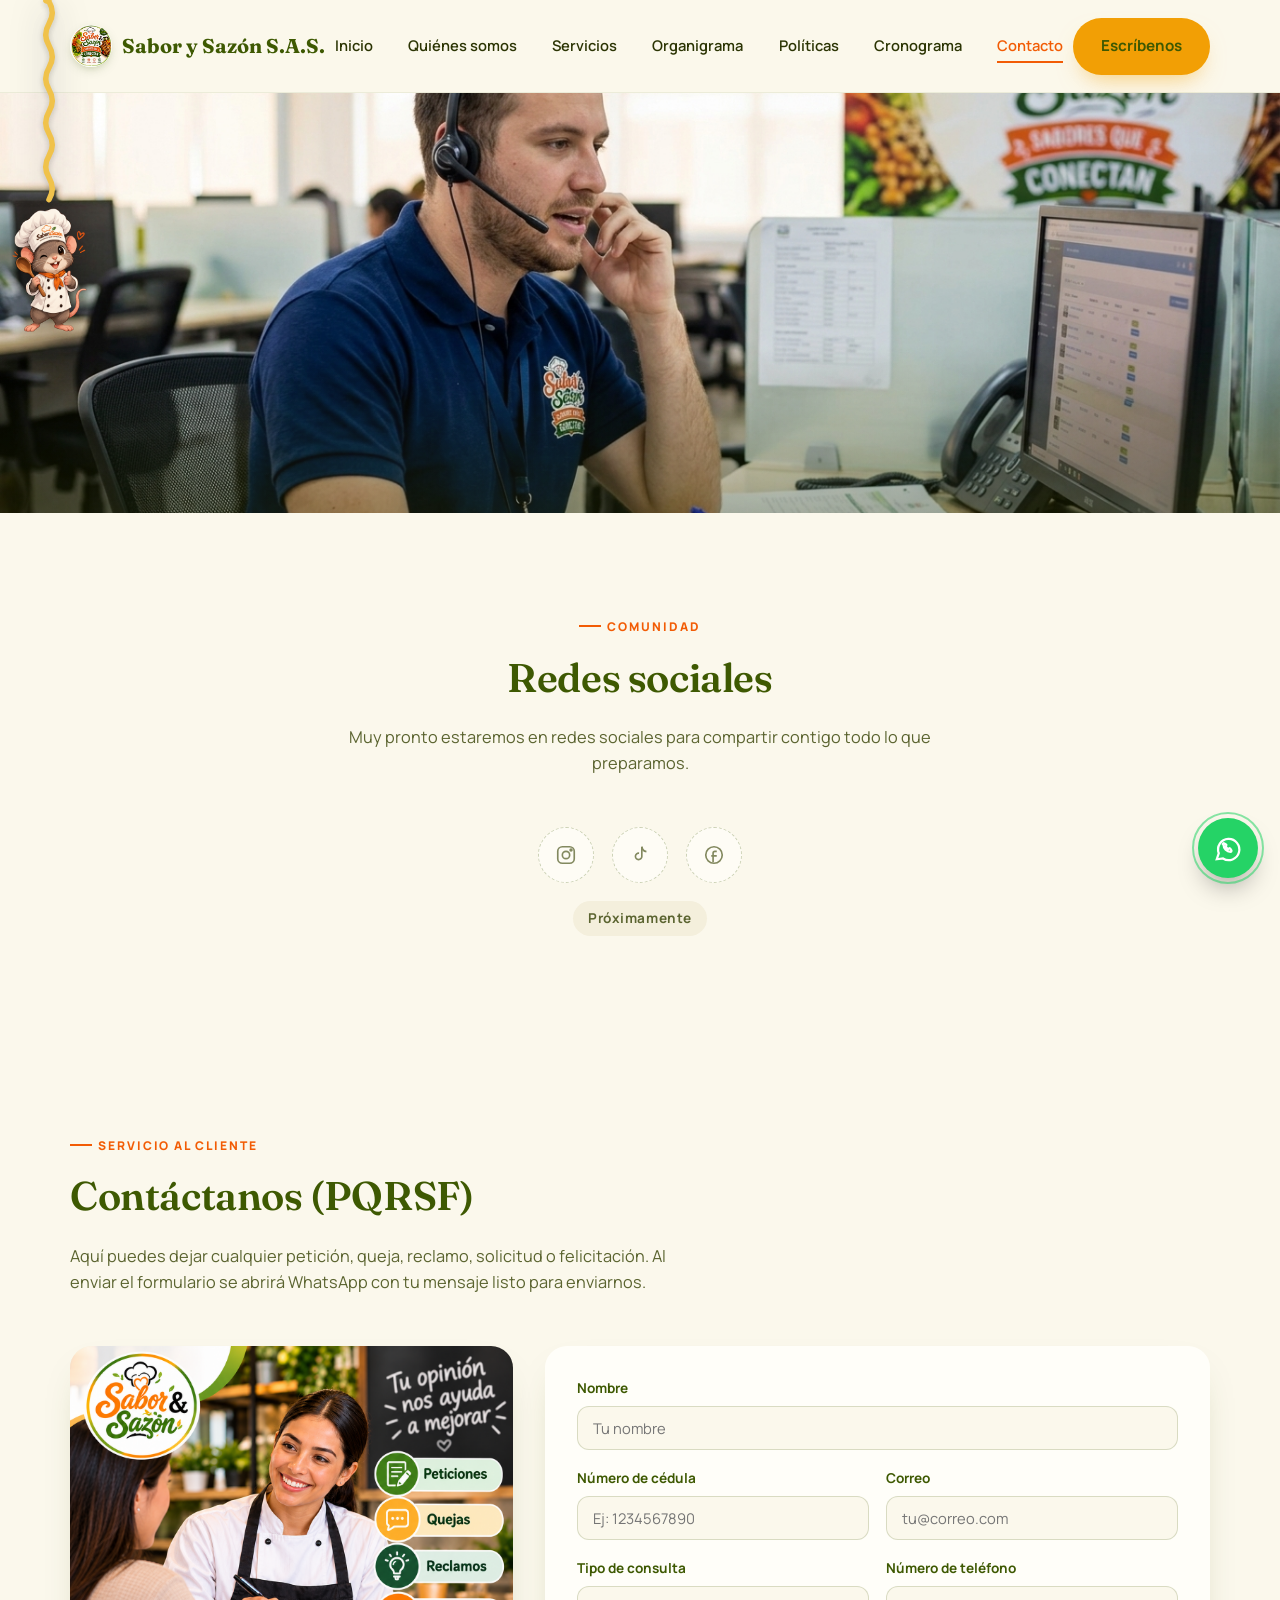
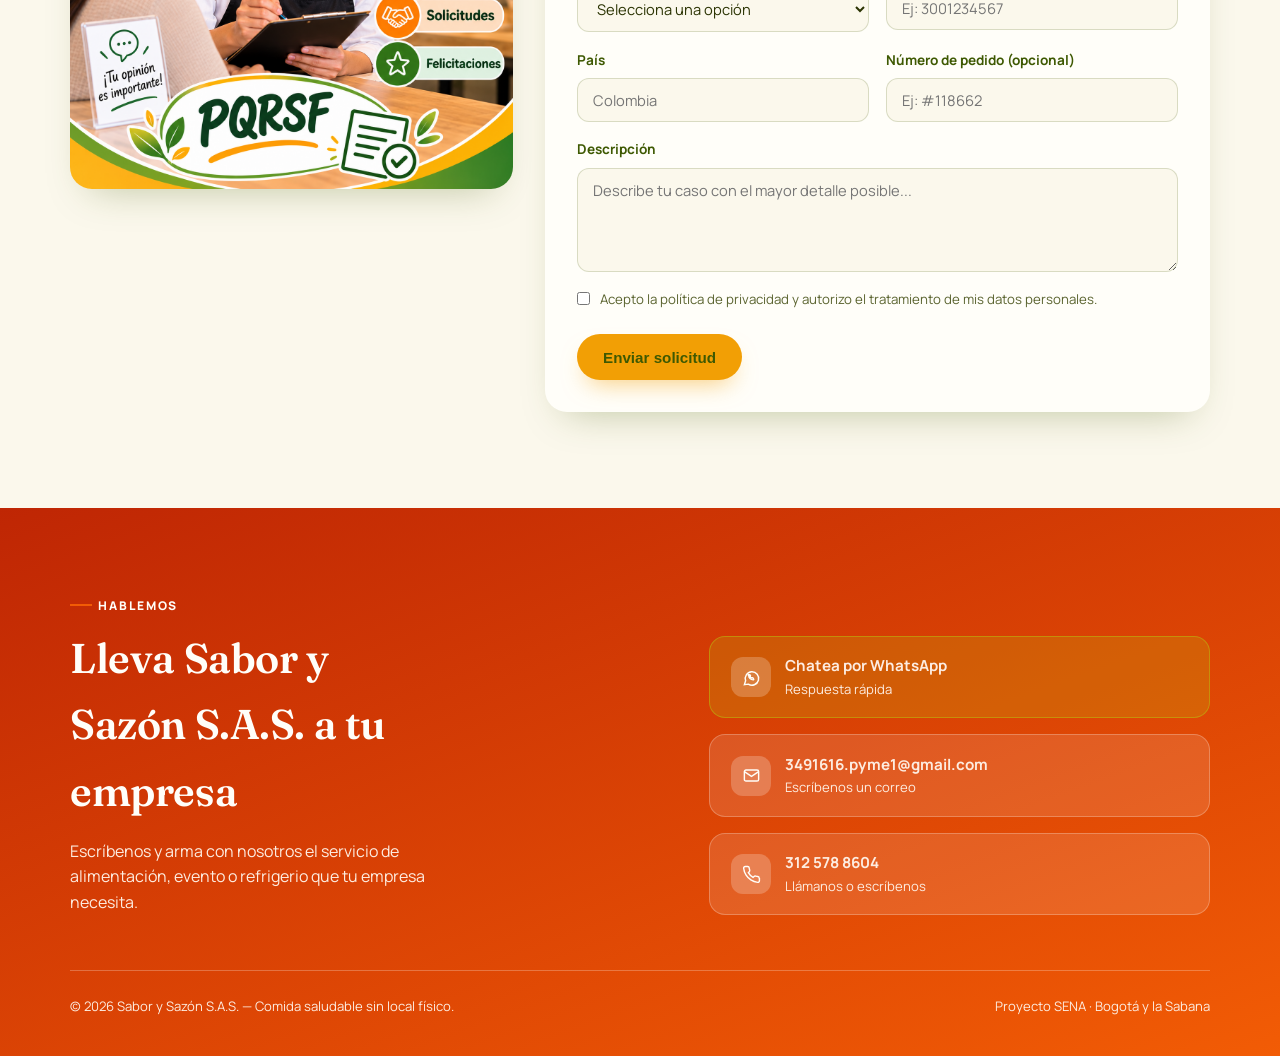
<file: contacto.html>
<!DOCTYPE html>
<html lang="es">
<head>
<meta charset="UTF-8">
<meta name="viewport" content="width=device-width, initial-scale=1.0">
<title>Contacto — Sabor y Sazón S.A.S.</title>
<meta name="description" content="Escríbenos por WhatsApp, correo o teléfono. Redes sociales próximamente.">
<link rel="icon" type="image/jpeg" href="logo.jpeg">
<link rel="preconnect" href="https://fonts.googleapis.com">
<link rel="preconnect" href="https://fonts.gstatic.com" crossorigin>
<link href="https://fonts.googleapis.com/css2?family=Fraunces:opsz,wght@9..144,400;9..144,500;9..144,600;9..144,700&family=Manrope:wght@400;500;600;700;800&display=swap" rel="stylesheet">
<link rel="stylesheet" href="styles.css">
</head>
<body>
<div class="barra-progreso" id="barraProgreso"></div>

<header class="nav">
  <div class="contenedor nav-inner">
    <a href="index.html" class="logo"><img src="logo.jpeg" alt="Sabor y Sazón S.A.S." class="logo-img">Sabor y Sazón S.A.S.</a>
    <nav class="nav-links">
      <a href="index.html">Inicio</a>
      <a href="quienes-somos.html">Quiénes somos</a>
      <a href="servicios.html">Servicios</a>
      <a href="organigrama.html">Organigrama</a>
      <a href="politicas.html">Políticas</a>
       <a href="https://docs.google.com/spreadsheets/d/1b56hkMmD1QkaJpDe_P7QhkHKZt-CaS12/edit?usp=sharing&ouid=116970334798780749436&rtpof=true&sd=true" target="_blank" rel="noopener">Cronograma</a>
      <a href="contacto.html" class="actual">Contacto</a>
    </nav>
    <a href="contacto.html" class="boton boton-solido nav-cta">Escríbenos</a>
    <button class="menu-btn" id="menuBtn" aria-label="Abrir menú"><span></span><span></span><span></span></button>
  </div>
  <div class="contenedor" id="menu-movil">
    <a href="index.html">Inicio</a>
    <a href="quienes-somos.html">Quiénes somos</a>
    <a href="servicios.html">Servicios</a>
    <a href="organigrama.html">Organigrama</a>
    <a href="https://docs.google.com/spreadsheets/d/1b56hkMmD1QkaJpDe_P7QhkHKZt-CaS12/edit?usp=sharing&ouid=116970334798780749436&rtpof=true&sd=true" target="_blank" rel="noopener">Cronograma</a>
    <a href="politicas.html">Políticas</a>
    <a href="https://docs.google.com/spreadsheets/d/1b56hkMmD1QkaJpDe_P7QhkHKZt-CaS12/edit?usp=sharing&ouid=116970334798780749436&rtpof=true&sd=true" target="_blank" rel="noopener">Cronograma</a>
      <a href="contacto.html" class="actual">Contacto</a>
  </div>
</header>

<div class="banner-pagina">
  <img src="contacto-banner.jpg" alt="Asesor de servicio de Sabor y Sazón S.A.S. atendiendo a un cliente por teléfono">
</div>

<section id="redes">
  <div class="contenedor">
    <div class="encabezado-seccion reveal">
      <span class="eyebrow">Comunidad</span>
      <h2>Redes sociales</h2>
      <p>Muy pronto estaremos en redes sociales para compartir contigo todo lo que preparamos.</p>
    </div>
    <div class="redes-fila reveal">
      <span class="icono-red" title="Instagram próximamente">
        <svg viewBox="0 0 24 24" fill="none" stroke-width="1.8"><rect x="3" y="3" width="18" height="18" rx="5"/><circle cx="12" cy="12" r="4"/><circle cx="17.5" cy="6.5" r="1"/></svg>
      </span>
      <span class="icono-red" title="TikTok próximamente">
        <svg viewBox="0 0 24 24" fill="none" stroke-width="1.8"><path d="M14 3v10.5a3.5 3.5 0 1 1-3-3.46"/><path d="M14 3c.5 3 2.5 5 5 5.3"/></svg>
      </span>
      <span class="icono-red" title="Facebook próximamente">
        <svg viewBox="0 0 24 24" fill="none" stroke-width="1.8"><path d="M15 8h-2a2 2 0 0 0-2 2v10M9 13h6"/><circle cx="12" cy="12" r="9"/></svg>
      </span>
    </div>
    <span class="proximamente">Próximamente</span>
  </div>
</section>

<!-- ================= PQRSF ================= -->
<section id="pqrsf">
  <div class="contenedor">
    <div class="encabezado-seccion reveal">
      <span class="eyebrow">Servicio al cliente</span>
      <h2>Contáctanos (PQRSF)</h2>
      <p>Aquí puedes dejar cualquier petición, queja, reclamo, solicitud o felicitación. Al enviar el formulario se abrirá WhatsApp con tu mensaje listo para enviarnos.</p>
    </div>

    <div class="pqrs-grid reveal">
      <div class="pqrs-foto">
        <img src="pqrsf.png" alt="Atención al cliente Sabor y Sazón S.A.S. — Peticiones, Quejas, Reclamos, Solicitudes y Felicitaciones">
      </div>

      <form class="pqrs-form" id="formPqrs">
        <div class="campo">
          <label for="pqrsNombre">Nombre</label>
          <input type="text" id="pqrsNombre" placeholder="Tu nombre" required>
        </div>
        <div class="campo-fila">
          <div class="campo">
            <label for="pqrsCedula">Número de cédula</label>
            <input type="text" id="pqrsCedula" placeholder="Ej: 1234567890" required>
          </div>
          <div class="campo">
            <label for="pqrsCorreo">Correo</label>
            <input type="email" id="pqrsCorreo" placeholder="tu@correo.com" required>
          </div>
        </div>
        <div class="campo-fila">
          <div class="campo">
            <label for="pqrsTipo">Tipo de consulta</label>
            <select id="pqrsTipo" required>
              <option value="" disabled selected>Selecciona una opción</option>
              <option>Petición</option>
              <option>Queja</option>
              <option>Reclamo</option>
              <option>Sugerencia</option>
              <option>Garantía</option>
            </select>
          </div>
          <div class="campo">
            <label for="pqrsTelefono">Número de teléfono</label>
            <input type="tel" id="pqrsTelefono" placeholder="Ej: 3001234567" required>
          </div>
        </div>
        <div class="campo-fila">
          <div class="campo">
            <label for="pqrsPais">País</label>
            <input type="text" id="pqrsPais" placeholder="Colombia" required>
          </div>
          <div class="campo">
            <label for="pqrsPedido">Número de pedido (opcional)</label>
            <input type="text" id="pqrsPedido" placeholder="Ej: #118662">
          </div>
        </div>
        <div class="campo">
          <label for="pqrsDescripcion">Descripción</label>
          <textarea id="pqrsDescripcion" rows="4" placeholder="Describe tu caso con el mayor detalle posible..." required></textarea>
        </div>
        <label class="campo-check">
          <input type="checkbox" id="pqrsPolitica" required>
          Acepto la política de privacidad y autorizo el tratamiento de mis datos personales.
        </label>
        <button type="submit" class="boton boton-solido">Enviar solicitud</button>
      </form>
    </div>
  </div>
</section>

<footer id="contacto">
  <div class="contenedor contacto-grid">
    <div class="reveal">
      <span class="eyebrow" style="color:#FFFEF9;">Hablemos</span>
      <h2 style="margin-top:.6rem;">Lleva Sabor y Sazón S.A.S. a tu empresa</h2>
      <p class="lead">Escríbenos y arma con nosotros el servicio de alimentación, evento o refrigerio que tu empresa necesita.</p>
    </div>

    <div class="contacto-tarjetas reveal">
      <a class="contacto-item" href="https://wa.me/573125788604?text=Hola%20Sabor%20y%20Saz%C3%B3n%2C%20quiero%20m%C3%A1s%20informaci%C3%B3n" target="_blank" rel="noopener" style="background:rgba(185,191,17,0.22);border-color:rgba(185,191,17,0.5);">
        <span class="icono-c"><svg viewBox="0 0 24 24" fill="none" stroke-width="1.8"><path d="M3 21l1.6-4.8A8.5 8.5 0 1 1 8 20.4z"/><path d="M8.5 9.5c0 3 2.5 5.5 5.5 5.5.6 0 1-.6.7-1.1l-.9-1.4c-.2-.3-.6-.4-.9-.2l-.7.4a4 4 0 0 1-2-2l.4-.7c.2-.3.1-.7-.2-.9L9 8.3c-.5-.3-1.1.1-1.1.7Z"/></svg></span>
        <span><b>Chatea por WhatsApp</b><span>Respuesta rápida</span></span>
      </a>
      <a class="contacto-item" href="mailto:3491616.pyme1@gmail.com">
        <span class="icono-c"><svg viewBox="0 0 24 24" fill="none" stroke-width="1.8"><rect x="3" y="5" width="18" height="14" rx="2"/><path d="m3 7 9 6 9-6"/></svg></span>
        <span><b>3491616.pyme1@gmail.com</b><span>Escríbenos un correo</span></span>
      </a>
      <a class="contacto-item" href="tel:+573125788604">
        <span class="icono-c"><svg viewBox="0 0 24 24" fill="none" stroke-width="1.8"><path d="M22 16.9v3a2 2 0 0 1-2.2 2 19.8 19.8 0 0 1-8.6-3.1 19.5 19.5 0 0 1-6-6A19.8 19.8 0 0 1 2.1 4.2 2 2 0 0 1 4.1 2h3a2 2 0 0 1 2 1.7c.1.9.3 1.8.6 2.7a2 2 0 0 1-.5 2.1L8 9.7a16 16 0 0 0 6 6l1.2-1.2a2 2 0 0 1 2.1-.5c.9.3 1.8.5 2.7.6a2 2 0 0 1 1.7 2Z"/></svg></span>
        <span><b>312 578 8604</b><span>Llámanos o escríbenos</span></span>
      </a>
    </div>
  </div>

  <div class="contenedor linea-final">
    <span>© 2026 Sabor y Sazón S.A.S. — Comida saludable sin local físico.</span>
    <span>Proyecto SENA · Bogotá y la Sabana</span>
  </div>
</footer>



<a class="whatsapp-flotante" href="https://wa.me/573125788604?text=Hola%20Sabor%20y%20Saz%C3%B3n%2C%20quiero%20m%C3%A1s%20informaci%C3%B3n" target="_blank" rel="noopener" aria-label="Chatea por WhatsApp">
  <svg viewBox="0 0 24 24" fill="none" stroke-width="1.8"><path d="M3 21l1.6-4.8A8.5 8.5 0 1 1 8 20.4z"/><path d="M8.5 9.5c0 3 2.5 5.5 5.5 5.5.6 0 1-.6.7-1.1l-.9-1.4c-.2-.3-.6-.4-.9-.2l-.7.4a4 4 0 0 1-2-2l.4-.7c.2-.3.1-.7-.2-.9L9 8.3c-.5-.3-1.1.1-1.1.7Z"/></svg>
</a>

<div class="mascota-flotante" id="mascotaFlotante" aria-hidden="true">
  <svg class="fideo-svg" id="fideoSvg" viewBox="0 0 24 1" preserveAspectRatio="none">
    <path id="fideoPath" d=""/>
  </svg>
  <img src="mascota.png" alt="">
</div>

<script src="script.js"></script>

</body>
</html>
</file>
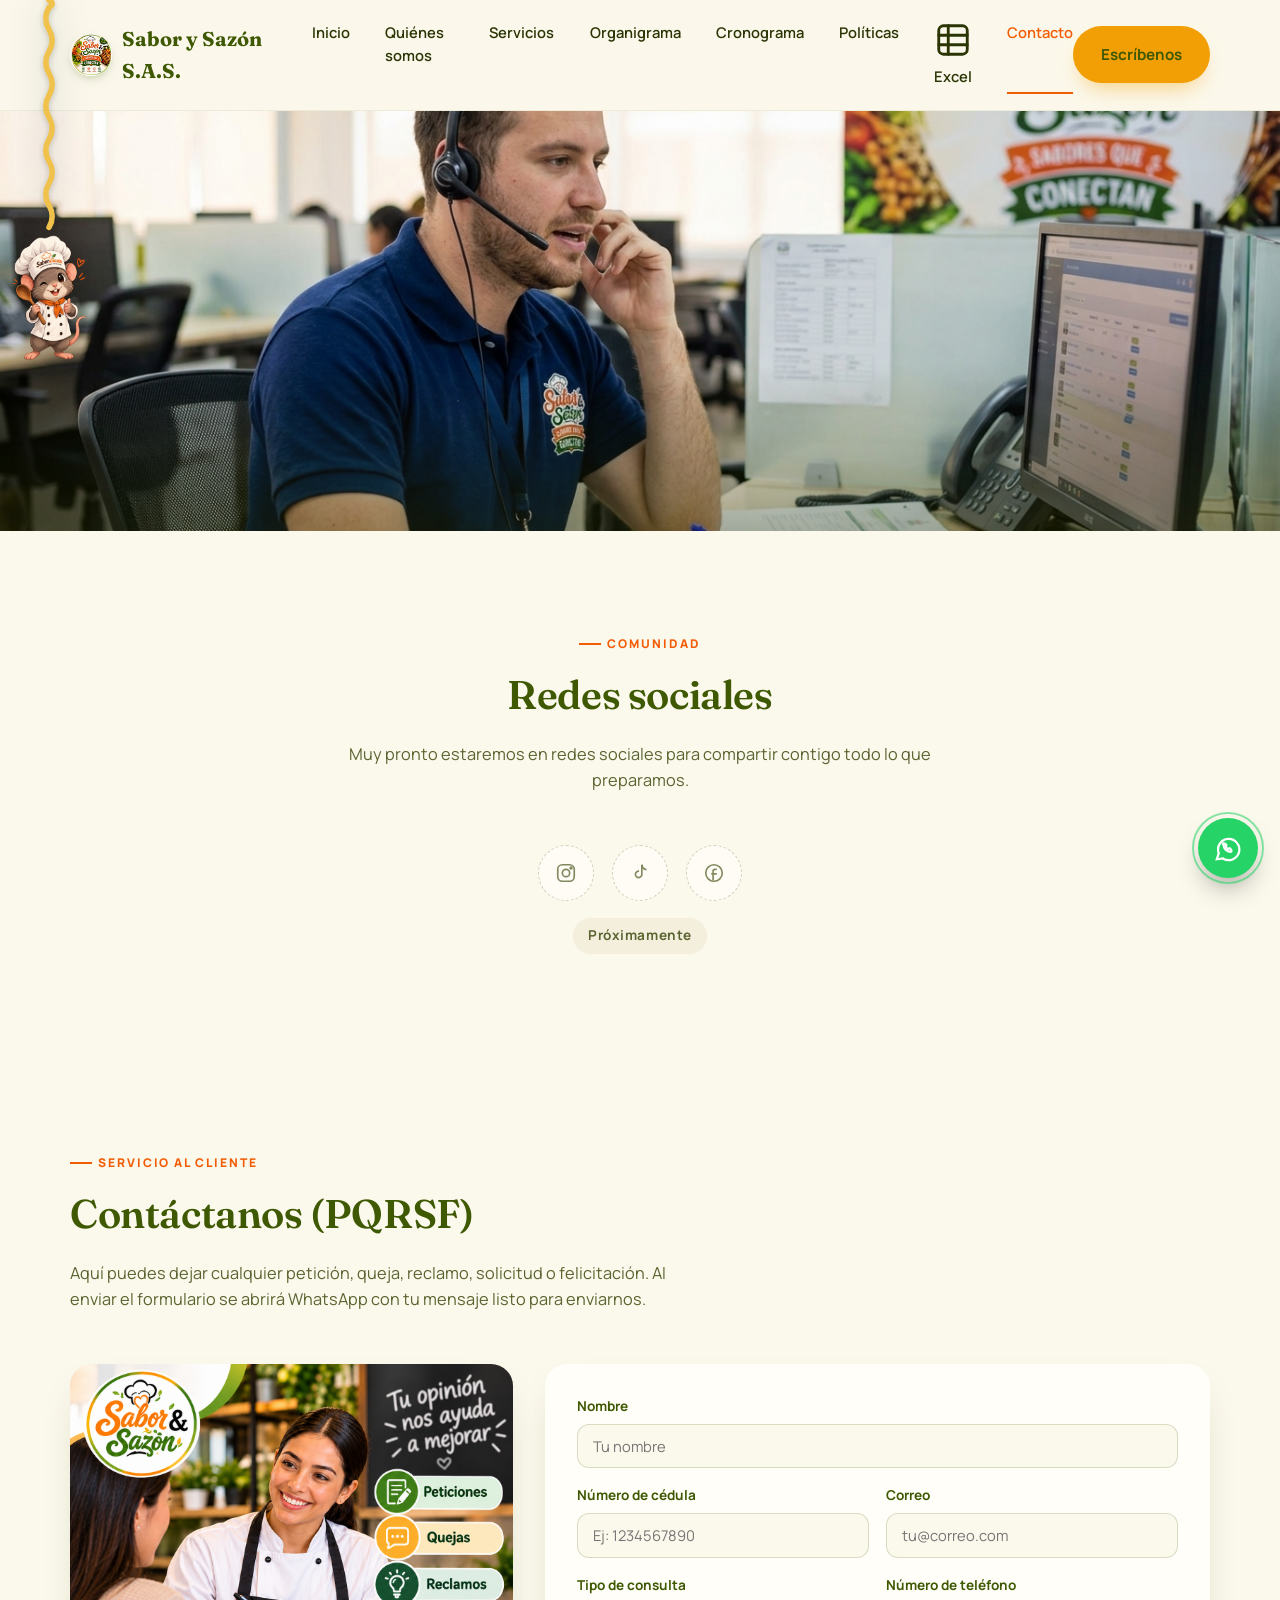
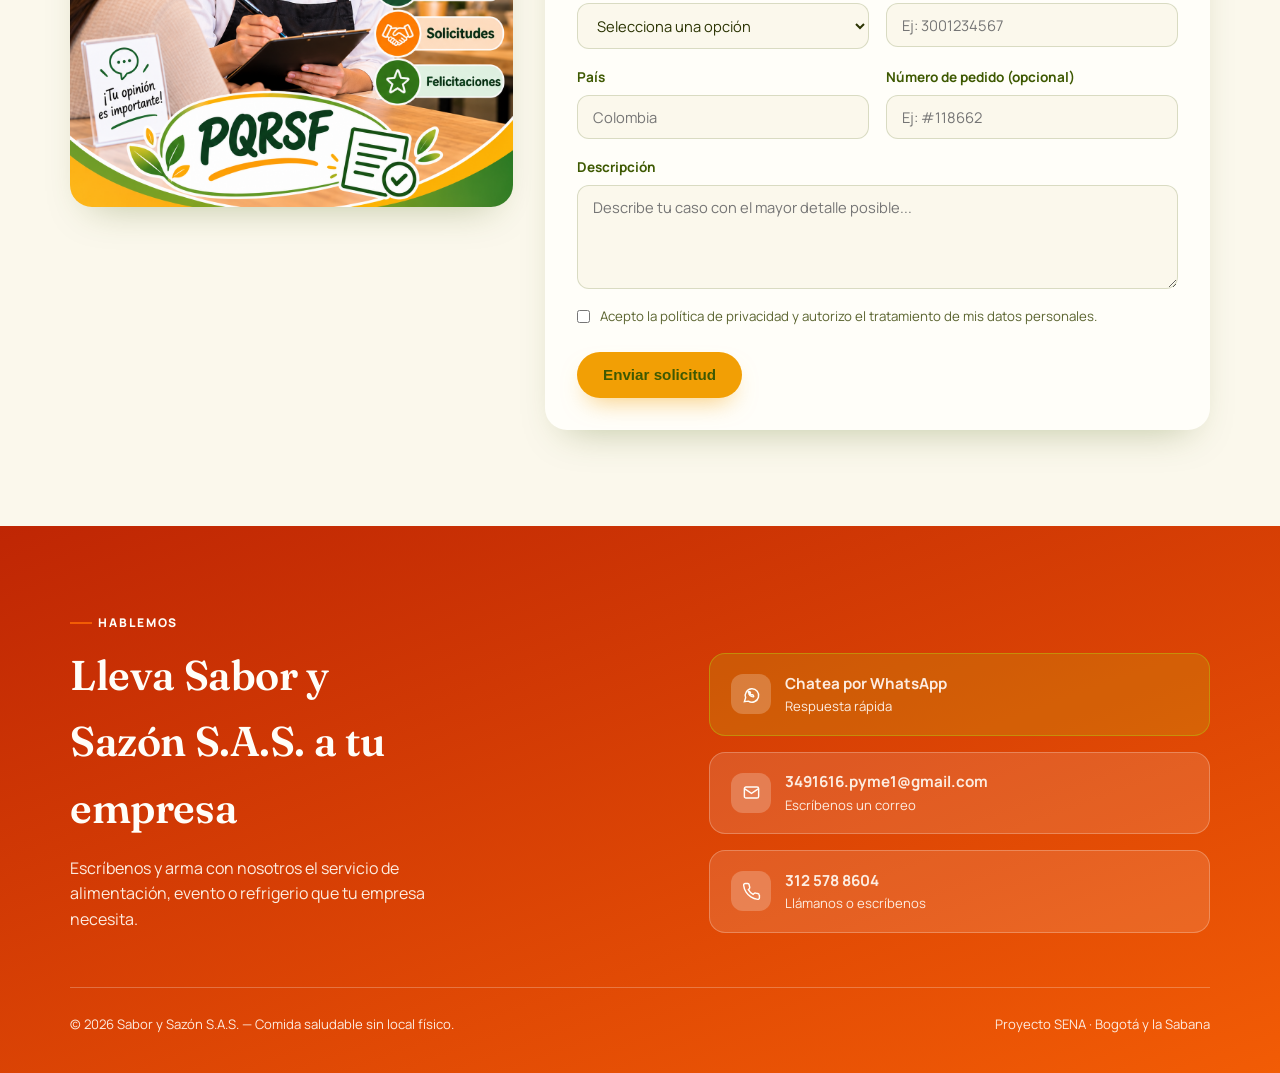
<file: contacto_con_cronograma.html>
<!DOCTYPE html>
<html lang="es">
<head>
<meta charset="UTF-8">
<meta name="viewport" content="width=device-width, initial-scale=1.0">
<title>Contacto — Sabor y Sazón S.A.S.</title>
<meta name="description" content="Escríbenos por WhatsApp, correo o teléfono. Redes sociales próximamente.">
<link rel="icon" type="image/jpeg" href="logo.jpeg">
<link rel="preconnect" href="https://fonts.googleapis.com">
<link rel="preconnect" href="https://fonts.gstatic.com" crossorigin>
<link href="https://fonts.googleapis.com/css2?family=Fraunces:opsz,wght@9..144,400;9..144,500;9..144,600;9..144,700&family=Manrope:wght@400;500;600;700;800&display=swap" rel="stylesheet">
<link rel="stylesheet" href="styles.css">
</head>
<body>
<div class="barra-progreso" id="barraProgreso"></div>

<header class="nav">
  <div class="contenedor nav-inner">
    <a href="index.html" class="logo"><img src="logo.jpeg" alt="Sabor y Sazón S.A.S." class="logo-img">Sabor y Sazón S.A.S.</a>
    <nav class="nav-links">
      <a href="index.html">Inicio</a>
      <a href="quienes-somos.html">Quiénes somos</a>
      <a href="servicios.html">Servicios</a>
      <a href="organigrama.html">Organigrama</a>
      <a href="https://docs.google.com/spreadsheets/d/1b56hkMmD1QkaJpDe_P7QhkHKZt-CaS12/edit?usp=sharing&ouid=116970334798780749436&rtpof=true&sd=true" target="_blank" rel="noopener">Cronograma</a>
      <a href="politicas.html">Políticas</a>
      <a href="https://docs.google.com/spreadsheets/d/1b56hkMmD1QkaJpDe_P7QhkHKZt-CaS12/edit?usp=sharing&ouid=108665710890729608953&rtpof=true&sd=true" class="enlace-excel" target="_blank" rel="noopener"><svg viewBox="0 0 24 24" fill="none" stroke="currentColor" stroke-width="1.8" stroke-linecap="round" stroke-linejoin="round" aria-hidden="true"><rect x="3" y="3" width="18" height="18" rx="3"/><path d="M3 9h18M3 15h18M9 3v18"/></svg>Excel</a>
      <a href="contacto.html" class="actual">Contacto</a>
    </nav>
    <a href="contacto.html" class="boton boton-solido nav-cta">Escríbenos</a>
    <button class="menu-btn" id="menuBtn" aria-label="Abrir menú"><span></span><span></span><span></span></button>
  </div>
  <div class="contenedor" id="menu-movil">
    <a href="index.html">Inicio</a>
    <a href="quienes-somos.html">Quiénes somos</a>
    <a href="servicios.html">Servicios</a>
    <a href="organigrama.html">Organigrama</a>
    <a href="https://docs.google.com/spreadsheets/d/1b56hkMmD1QkaJpDe_P7QhkHKZt-CaS12/edit?usp=sharing&ouid=116970334798780749436&rtpof=true&sd=true" target="_blank" rel="noopener">Cronograma</a>
    <a href="politicas.html">Políticas</a>
    <a href="https://docs.google.com/spreadsheets/d/1b56hkMmD1QkaJpDe_P7QhkHKZt-CaS12/edit?usp=sharing&ouid=108665710890729608953&rtpof=true&sd=true" class="enlace-excel" target="_blank" rel="noopener"><svg viewBox="0 0 24 24" fill="none" stroke="currentColor" stroke-width="1.8" stroke-linecap="round" stroke-linejoin="round" aria-hidden="true"><rect x="3" y="3" width="18" height="18" rx="3"/><path d="M3 9h18M3 15h18M9 3v18"/></svg>Excel</a>
      <a href="contacto.html" class="actual">Contacto</a>
  </div>
</header>

<div class="banner-pagina">
  <img src="contacto-banner.jpg" alt="Asesor de servicio de Sabor y Sazón S.A.S. atendiendo a un cliente por teléfono">
</div>

<section id="redes">
  <div class="contenedor">
    <div class="encabezado-seccion reveal">
      <span class="eyebrow">Comunidad</span>
      <h2>Redes sociales</h2>
      <p>Muy pronto estaremos en redes sociales para compartir contigo todo lo que preparamos.</p>
    </div>
    <div class="redes-fila reveal">
      <span class="icono-red" title="Instagram próximamente">
        <svg viewBox="0 0 24 24" fill="none" stroke-width="1.8"><rect x="3" y="3" width="18" height="18" rx="5"/><circle cx="12" cy="12" r="4"/><circle cx="17.5" cy="6.5" r="1"/></svg>
      </span>
      <span class="icono-red" title="TikTok próximamente">
        <svg viewBox="0 0 24 24" fill="none" stroke-width="1.8"><path d="M14 3v10.5a3.5 3.5 0 1 1-3-3.46"/><path d="M14 3c.5 3 2.5 5 5 5.3"/></svg>
      </span>
      <span class="icono-red" title="Facebook próximamente">
        <svg viewBox="0 0 24 24" fill="none" stroke-width="1.8"><path d="M15 8h-2a2 2 0 0 0-2 2v10M9 13h6"/><circle cx="12" cy="12" r="9"/></svg>
      </span>
    </div>
    <span class="proximamente">Próximamente</span>
  </div>
</section>

<!-- ================= PQRSF ================= -->
<section id="pqrsf">
  <div class="contenedor">
    <div class="encabezado-seccion reveal">
      <span class="eyebrow">Servicio al cliente</span>
      <h2>Contáctanos (PQRSF)</h2>
      <p>Aquí puedes dejar cualquier petición, queja, reclamo, solicitud o felicitación. Al enviar el formulario se abrirá WhatsApp con tu mensaje listo para enviarnos.</p>
    </div>

    <div class="pqrs-grid reveal">
      <div class="pqrs-foto">
        <img src="pqrsf.png" alt="Atención al cliente Sabor y Sazón S.A.S. — Peticiones, Quejas, Reclamos, Solicitudes y Felicitaciones">
      </div>

      <form class="pqrs-form" id="formPqrs">
        <div class="campo">
          <label for="pqrsNombre">Nombre</label>
          <input type="text" id="pqrsNombre" placeholder="Tu nombre" required>
        </div>
        <div class="campo-fila">
          <div class="campo">
            <label for="pqrsCedula">Número de cédula</label>
            <input type="text" id="pqrsCedula" placeholder="Ej: 1234567890" required>
          </div>
          <div class="campo">
            <label for="pqrsCorreo">Correo</label>
            <input type="email" id="pqrsCorreo" placeholder="tu@correo.com" required>
          </div>
        </div>
        <div class="campo-fila">
          <div class="campo">
            <label for="pqrsTipo">Tipo de consulta</label>
            <select id="pqrsTipo" required>
              <option value="" disabled selected>Selecciona una opción</option>
              <option>Petición</option>
              <option>Queja</option>
              <option>Reclamo</option>
              <option>Sugerencia</option>
              <option>Garantía</option>
            </select>
          </div>
          <div class="campo">
            <label for="pqrsTelefono">Número de teléfono</label>
            <input type="tel" id="pqrsTelefono" placeholder="Ej: 3001234567" required>
          </div>
        </div>
        <div class="campo-fila">
          <div class="campo">
            <label for="pqrsPais">País</label>
            <input type="text" id="pqrsPais" placeholder="Colombia" required>
          </div>
          <div class="campo">
            <label for="pqrsPedido">Número de pedido (opcional)</label>
            <input type="text" id="pqrsPedido" placeholder="Ej: #118662">
          </div>
        </div>
        <div class="campo">
          <label for="pqrsDescripcion">Descripción</label>
          <textarea id="pqrsDescripcion" rows="4" placeholder="Describe tu caso con el mayor detalle posible..." required></textarea>
        </div>
        <label class="campo-check">
          <input type="checkbox" id="pqrsPolitica" required>
          Acepto la política de privacidad y autorizo el tratamiento de mis datos personales.
        </label>
        <button type="submit" class="boton boton-solido">Enviar solicitud</button>
      </form>
    </div>
  </div>
</section>

<footer id="contacto">
  <div class="contenedor contacto-grid">
    <div class="reveal">
      <span class="eyebrow" style="color:#FFFEF9;">Hablemos</span>
      <h2 style="margin-top:.6rem;">Lleva Sabor y Sazón S.A.S. a tu empresa</h2>
      <p class="lead">Escríbenos y arma con nosotros el servicio de alimentación, evento o refrigerio que tu empresa necesita.</p>
    </div>

    <div class="contacto-tarjetas reveal">
      <a class="contacto-item" href="https://wa.me/573125788604?text=Hola%20Sabor%20y%20Saz%C3%B3n%2C%20quiero%20m%C3%A1s%20informaci%C3%B3n" target="_blank" rel="noopener" style="background:rgba(185,191,17,0.22);border-color:rgba(185,191,17,0.5);">
        <span class="icono-c"><svg viewBox="0 0 24 24" fill="none" stroke-width="1.8"><path d="M3 21l1.6-4.8A8.5 8.5 0 1 1 8 20.4z"/><path d="M8.5 9.5c0 3 2.5 5.5 5.5 5.5.6 0 1-.6.7-1.1l-.9-1.4c-.2-.3-.6-.4-.9-.2l-.7.4a4 4 0 0 1-2-2l.4-.7c.2-.3.1-.7-.2-.9L9 8.3c-.5-.3-1.1.1-1.1.7Z"/></svg></span>
        <span><b>Chatea por WhatsApp</b><span>Respuesta rápida</span></span>
      </a>
      <a class="contacto-item" href="mailto:3491616.pyme1@gmail.com">
        <span class="icono-c"><svg viewBox="0 0 24 24" fill="none" stroke-width="1.8"><rect x="3" y="5" width="18" height="14" rx="2"/><path d="m3 7 9 6 9-6"/></svg></span>
        <span><b>3491616.pyme1@gmail.com</b><span>Escríbenos un correo</span></span>
      </a>
      <a class="contacto-item" href="tel:+573125788604">
        <span class="icono-c"><svg viewBox="0 0 24 24" fill="none" stroke-width="1.8"><path d="M22 16.9v3a2 2 0 0 1-2.2 2 19.8 19.8 0 0 1-8.6-3.1 19.5 19.5 0 0 1-6-6A19.8 19.8 0 0 1 2.1 4.2 2 2 0 0 1 4.1 2h3a2 2 0 0 1 2 1.7c.1.9.3 1.8.6 2.7a2 2 0 0 1-.5 2.1L8 9.7a16 16 0 0 0 6 6l1.2-1.2a2 2 0 0 1 2.1-.5c.9.3 1.8.5 2.7.6a2 2 0 0 1 1.7 2Z"/></svg></span>
        <span><b>312 578 8604</b><span>Llámanos o escríbenos</span></span>
      </a>
    </div>
  </div>

  <div class="contenedor linea-final">
    <span>© 2026 Sabor y Sazón S.A.S. — Comida saludable sin local físico.</span>
    <span>Proyecto SENA · Bogotá y la Sabana</span>
  </div>
</footer>



<a class="whatsapp-flotante" href="https://wa.me/573125788604?text=Hola%20Sabor%20y%20Saz%C3%B3n%2C%20quiero%20m%C3%A1s%20informaci%C3%B3n" target="_blank" rel="noopener" aria-label="Chatea por WhatsApp">
  <svg viewBox="0 0 24 24" fill="none" stroke-width="1.8"><path d="M3 21l1.6-4.8A8.5 8.5 0 1 1 8 20.4z"/><path d="M8.5 9.5c0 3 2.5 5.5 5.5 5.5.6 0 1-.6.7-1.1l-.9-1.4c-.2-.3-.6-.4-.9-.2l-.7.4a4 4 0 0 1-2-2l.4-.7c.2-.3.1-.7-.2-.9L9 8.3c-.5-.3-1.1.1-1.1.7Z"/></svg>
</a>

<div class="mascota-flotante" id="mascotaFlotante" aria-hidden="true">
  <svg class="fideo-svg" id="fideoSvg" viewBox="0 0 24 1" preserveAspectRatio="none">
    <path id="fideoPath" d=""/>
  </svg>
  <img src="mascota.png" alt="">
</div>

<script src="script.js"></script>

</body>
</html>
</file>
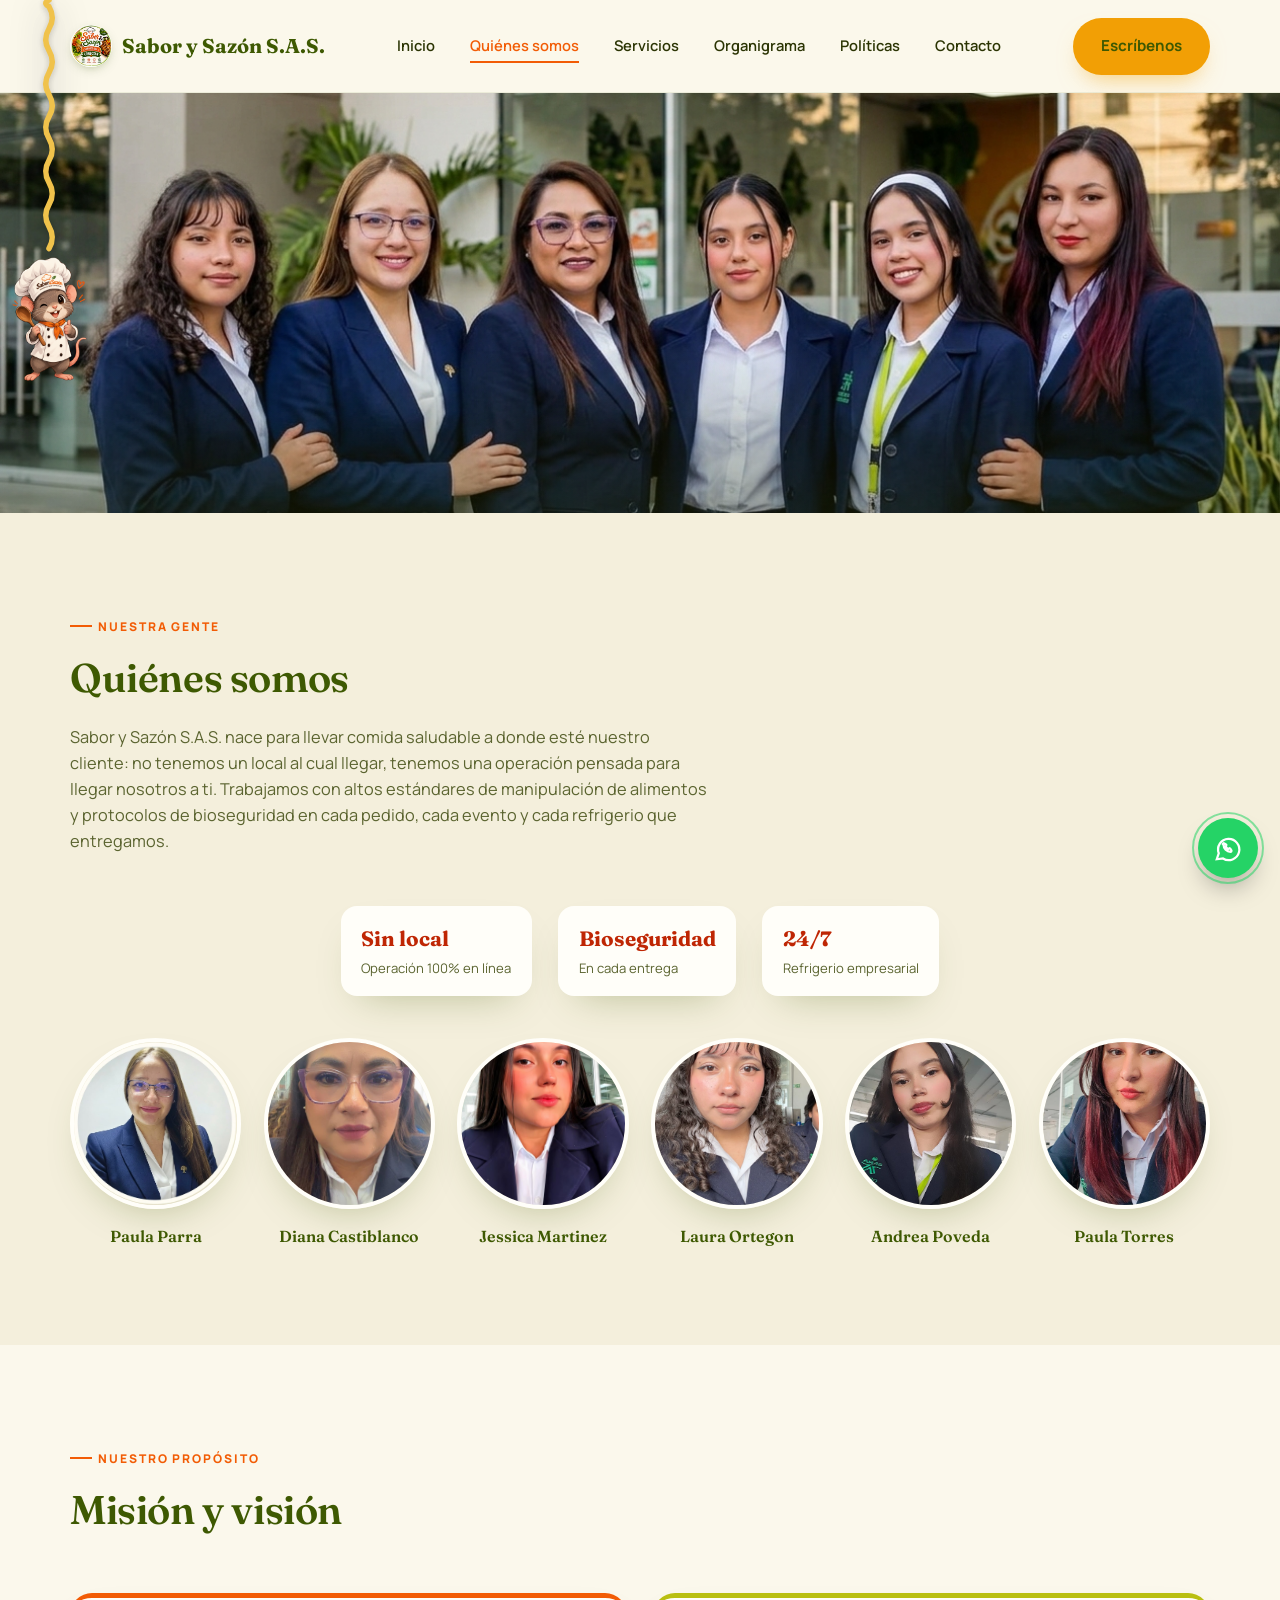
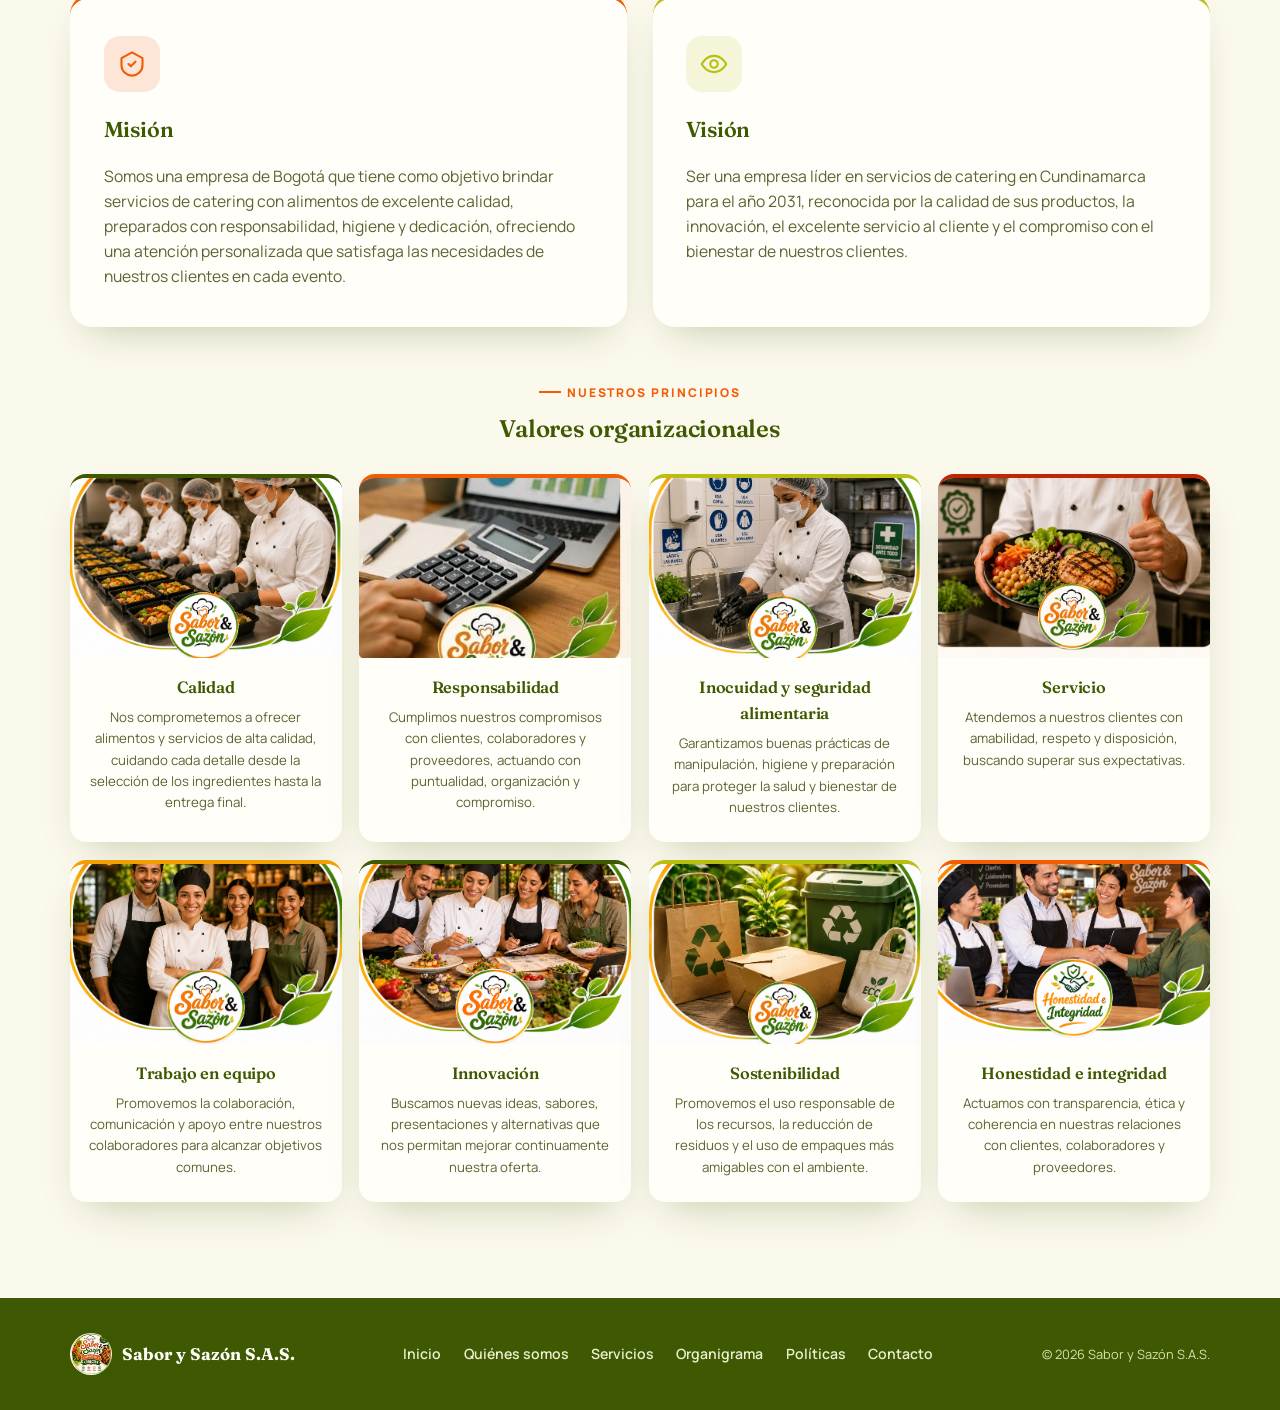
<file: nombres.html>
<!DOCTYPE html>
<html lang="es">
<head>
<meta charset="UTF-8">
<meta name="viewport" content="width=device-width, initial-scale=1.0">
<title>Quiénes somos — Sabor y Sazón S.A.S.</title>
<meta name="description" content="Conoce el equipo, la misión, visión y valores de Sabor y Sazón S.A.S.">
<link rel="icon" type="image/jpeg" href="logo.jpeg">
<link rel="preconnect" href="https://fonts.googleapis.com">
<link rel="preconnect" href="https://fonts.gstatic.com" crossorigin>
<link href="https://fonts.googleapis.com/css2?family=Fraunces:opsz,wght@9..144,400;9..144,500;9..144,600;9..144,700&family=Manrope:wght@400;500;600;700;800&display=swap" rel="stylesheet">
<link rel="stylesheet" href="styles.css">
</head>
<body>
<div class="barra-progreso" id="barraProgreso"></div>

<header class="nav">
  <div class="contenedor nav-inner">
    <a href="index.html" class="logo"><img src="logo.jpeg" alt="Sabor y Sazón S.A.S." class="logo-img">Sabor y Sazón S.A.S.</a>
    <nav class="nav-links">
      <a href="index.html">Inicio</a>
      <a href="quienes-somos.html" class="actual">Quiénes somos</a>
      <a href="servicios.html">Servicios</a>
      <a href="organigrama.html">Organigrama</a>
      <a href="politicas.html">Políticas</a>
      <a href="contacto.html">Contacto</a>
    </nav>
    <a href="contacto.html" class="boton boton-solido nav-cta">Escríbenos</a>
    <button class="menu-btn" id="menuBtn" aria-label="Abrir menú"><span></span><span></span><span></span></button>
  </div>
  <div class="contenedor" id="menu-movil">
    <a href="index.html">Inicio</a>
    <a href="quienes-somos.html" class="actual">Quiénes somos</a>
    <a href="servicios.html">Servicios</a>
    <a href="organigrama.html">Organigrama</a>
    <a href="politicas.html">Políticas</a>
      <a href="contacto.html">Contacto</a>
  </div>
</header>

<div class="banner-pagina">
  <img src="quienes-somos-banner.jpg" alt="Equipo de Sabor y Sazón S.A.S. frente a la sede de la empresa">
</div>

<section id="quienes-somos">
  <div class="contenedor">
    <div class="encabezado-seccion reveal">
      <span class="eyebrow">Nuestra gente</span>
      <h2>Quiénes somos</h2>
      <p>Sabor y Sazón S.A.S. nace para llevar comida saludable a donde esté nuestro cliente: no tenemos un local al cual llegar, tenemos una operación pensada para llegar nosotros a ti. Trabajamos con altos estándares de manipulación de alimentos y protocolos de bioseguridad en cada pedido, cada evento y cada refrigerio que entregamos.</p>
    </div>

    <div class="stats-mini reveal" style="justify-content:center;margin-bottom:2.6rem;">
      <div class="stat-mini"><b>Sin local</b><span>Operación 100% en línea</span></div>
      <div class="stat-mini"><b>Bioseguridad</b><span>En cada entrega</span></div>
      <div class="stat-mini"><b>24/7</b><span>Refrigerio empresarial</span></div>
    </div>

    <div class="grid-equipo reveal">
      <div class="tarjeta-integrante">
        <div class="foto-integrante"><img src="equipo-1.jpeg" alt="Integrante del equipo Sabor y Sazón S.A.S." loading="lazy"></div>
        <p class="nombre-integrante">Paula Parra</p>
      </div>
      <div class="tarjeta-integrante">
        <div class="foto-integrante"><img src="equipo-2.jpeg" alt="Integrante del equipo Sabor y Sazón S.A.S." loading="lazy"></div>
        <p class="nombre-integrante">Diana Castiblanco</p>
      </div>
      <div class="tarjeta-integrante">
        <div class="foto-integrante"><img src="equipo-3.jpeg" alt="Integrante del equipo Sabor y Sazón S.A.S." loading="lazy"></div>
        <p class="nombre-integrante">Jessica Martinez</p>
      </div>
      <div class="tarjeta-integrante">
        <div class="foto-integrante"><img src="equipo-4.jpeg" alt="Integrante del equipo Sabor y Sazón S.A.S." loading="lazy"></div>
        <p class="nombre-integrante">Laura Ortegon</p>
      </div>
      <div class="tarjeta-integrante">
        <div class="foto-integrante"><img src="equipo-5.jpeg" alt="Integrante del equipo Sabor y Sazón S.A.S." loading="lazy"></div>
        <p class="nombre-integrante">Andrea Poveda</p>
      </div>
      <div class="tarjeta-integrante">
        <div class="foto-integrante"><img src="equipo-6.jpeg" alt="Integrante del equipo Sabor y Sazón S.A.S." loading="lazy"></div>
        <p class="nombre-integrante">Paula Torres</p>
      </div>
    </div>
  </div>
</section>

<section id="mision-vision">
  <div class="contenedor">
    <div class="encabezado-seccion reveal">
      <span class="eyebrow">Nuestro propósito</span>
      <h2>Misión y visión</h2>
    </div>

    <div class="mv-grid">
      <div class="tarjeta-mv reveal" style="--acento-mv:var(--naranja)">
        <div class="icono-mv">
          <svg viewBox="0 0 24 24" fill="none" stroke-width="1.8" stroke-linecap="round" stroke-linejoin="round">
            <path d="M12 2 3 7v6c0 5 4 8.5 9 9 5-.5 9-4 9-9V7z"/><path d="M9 12l2 2 4-4"/>
          </svg>
        </div>
        <h3>Misión</h3>
        <p>Somos una empresa de Bogotá que tiene como objetivo brindar servicios de catering con alimentos de excelente calidad, preparados con responsabilidad, higiene y dedicación, ofreciendo una atención personalizada que satisfaga las necesidades de nuestros clientes en cada evento.</p>
      </div>

      <div class="tarjeta-mv reveal" style="--acento-mv:var(--verde-lima)">
        <div class="icono-mv">
          <svg viewBox="0 0 24 24" fill="none" stroke-width="1.8" stroke-linecap="round" stroke-linejoin="round">
            <path d="M1.5 12S5 5 12 5s10.5 7 10.5 7-3.5 7-10.5 7S1.5 12 1.5 12Z"/><circle cx="12" cy="12" r="3.2"/>
          </svg>
        </div>
        <h3>Visión</h3>
        <p>Ser una empresa líder en servicios de catering en Cundinamarca para el año 2031, reconocida por la calidad de sus productos, la innovación, el excelente servicio al cliente y el compromiso con el bienestar de nuestros clientes.</p>
      </div>
    </div>

    <div class="valores-encabezado reveal">
      <span class="eyebrow" style="justify-content:center;">Nuestros principios</span>
      <h3>Valores organizacionales</h3>
    </div>

    <div class="grid-valores reveal">
      <div class="tarjeta-valor" style="--acento-valor:var(--verde-oscuro)">
        <div class="foto-valor"><img src="valor-calidad.jpg" alt="Preparación de alimentos con altos estándares de calidad" loading="lazy"></div>
        <h4>Calidad</h4>
        <p>Nos comprometemos a ofrecer alimentos y servicios de alta calidad, cuidando cada detalle desde la selección de los ingredientes hasta la entrega final.</p>
      </div>
      <div class="tarjeta-valor" style="--acento-valor:var(--naranja)">
        <div class="foto-valor"><img src="valor-responsabilidad.jpg" alt="Gestión organizada y responsable de la operación" loading="lazy"></div>
        <h4>Responsabilidad</h4>
        <p>Cumplimos nuestros compromisos con clientes, colaboradores y proveedores, actuando con puntualidad, organización y compromiso.</p>
      </div>
      <div class="tarjeta-valor" style="--acento-valor:var(--verde-lima)">
        <div class="foto-valor"><img src="valor-inocuidad.jpg" alt="Protocolos de higiene y manipulación segura de alimentos" loading="lazy"></div>
        <h4>Inocuidad y seguridad alimentaria</h4>
        <p>Garantizamos buenas prácticas de manipulación, higiene y preparación para proteger la salud y bienestar de nuestros clientes.</p>
      </div>
      <div class="tarjeta-valor" style="--acento-valor:var(--teja)">
        <div class="foto-valor"><img src="valor-servicio.jpg" alt="Comida saludable entregada con satisfacción garantizada" loading="lazy"></div>
        <h4>Servicio</h4>
        <p>Atendemos a nuestros clientes con amabilidad, respeto y disposición, buscando superar sus expectativas.</p>
      </div>
      <div class="tarjeta-valor" style="--acento-valor:var(--dorado)">
        <div class="foto-valor"><img src="valor-equipo.jpg" alt="Equipo de Sabor y Sazón S.A.S. trabajando en conjunto" loading="lazy"></div>
        <h4>Trabajo en equipo</h4>
        <p>Promovemos la colaboración, comunicación y apoyo entre nuestros colaboradores para alcanzar objetivos comunes.</p>
      </div>
      <div class="tarjeta-valor" style="--acento-valor:var(--verde-oscuro)">
        <div class="foto-valor"><img src="valor-innovacion.png" alt="Equipo de Sabor y Sazón S.A.S. creando nuevas presentaciones de platos" loading="lazy"></div>
        <h4>Innovación</h4>
        <p>Buscamos nuevas ideas, sabores, presentaciones y alternativas que nos permitan mejorar continuamente nuestra oferta.</p>
      </div>
      <div class="tarjeta-valor" style="--acento-valor:var(--verde-lima)">
        <div class="foto-valor"><img src="valor-sostenibilidad.jpg" alt="Empaques biodegradables y uso responsable de recursos" loading="lazy"></div>
        <h4>Sostenibilidad</h4>
        <p>Promovemos el uso responsable de los recursos, la reducción de residuos y el uso de empaques más amigables con el ambiente.</p>
      </div>
      <div class="tarjeta-valor" style="--acento-valor:var(--naranja)">
        <div class="foto-valor"><img src="valor-honestidad.png" alt="Acuerdo de confianza entre el equipo de Sabor y Sazón S.A.S. y un cliente" loading="lazy"></div>
        <h4>Honestidad e integridad</h4>
        <p>Actuamos con transparencia, ética y coherencia en nuestras relaciones con clientes, colaboradores y proveedores.</p>
      </div>
    </div>
  </div>
</section>

<footer class="pie-ligero">
  <div class="contenedor pie-ligero-inner">
    <a href="index.html" class="logo"><img src="logo.jpeg" alt="Sabor y Sazón S.A.S." class="logo-img">Sabor y Sazón S.A.S.</a>
    <nav class="pie-ligero-links">
      <a href="index.html">Inicio</a>
      <a href="quienes-somos.html">Quiénes somos</a>
      <a href="servicios.html">Servicios</a>
      <a href="organigrama.html">Organigrama</a>
      <a href="politicas.html">Políticas</a>
      <a href="contacto.html">Contacto</a>
    </nav>
    <span class="pie-ligero-copy">© 2026 Sabor y Sazón S.A.S.</span>
  </div>
</footer>

<a class="whatsapp-flotante" href="https://wa.me/573125788604?text=Hola%20Sabor%20y%20Saz%C3%B3n%2C%20quiero%20m%C3%A1s%20informaci%C3%B3n" target="_blank" rel="noopener" aria-label="Chatea por WhatsApp">
  <svg viewBox="0 0 24 24" fill="none" stroke-width="1.8"><path d="M3 21l1.6-4.8A8.5 8.5 0 1 1 8 20.4z"/><path d="M8.5 9.5c0 3 2.5 5.5 5.5 5.5.6 0 1-.6.7-1.1l-.9-1.4c-.2-.3-.6-.4-.9-.2l-.7.4a4 4 0 0 1-2-2l.4-.7c.2-.3.1-.7-.2-.9L9 8.3c-.5-.3-1.1.1-1.1.7Z"/></svg>
</a>

<div class="mascota-flotante" id="mascotaFlotante" aria-hidden="true">
  <svg class="fideo-svg" id="fideoSvg" viewBox="0 0 24 1" preserveAspectRatio="none">
    <path id="fideoPath" d=""/>
  </svg>
  <img src="mascota.png" alt="">
</div>

<script src="script.js"></script>

</body>
</html>
</file>
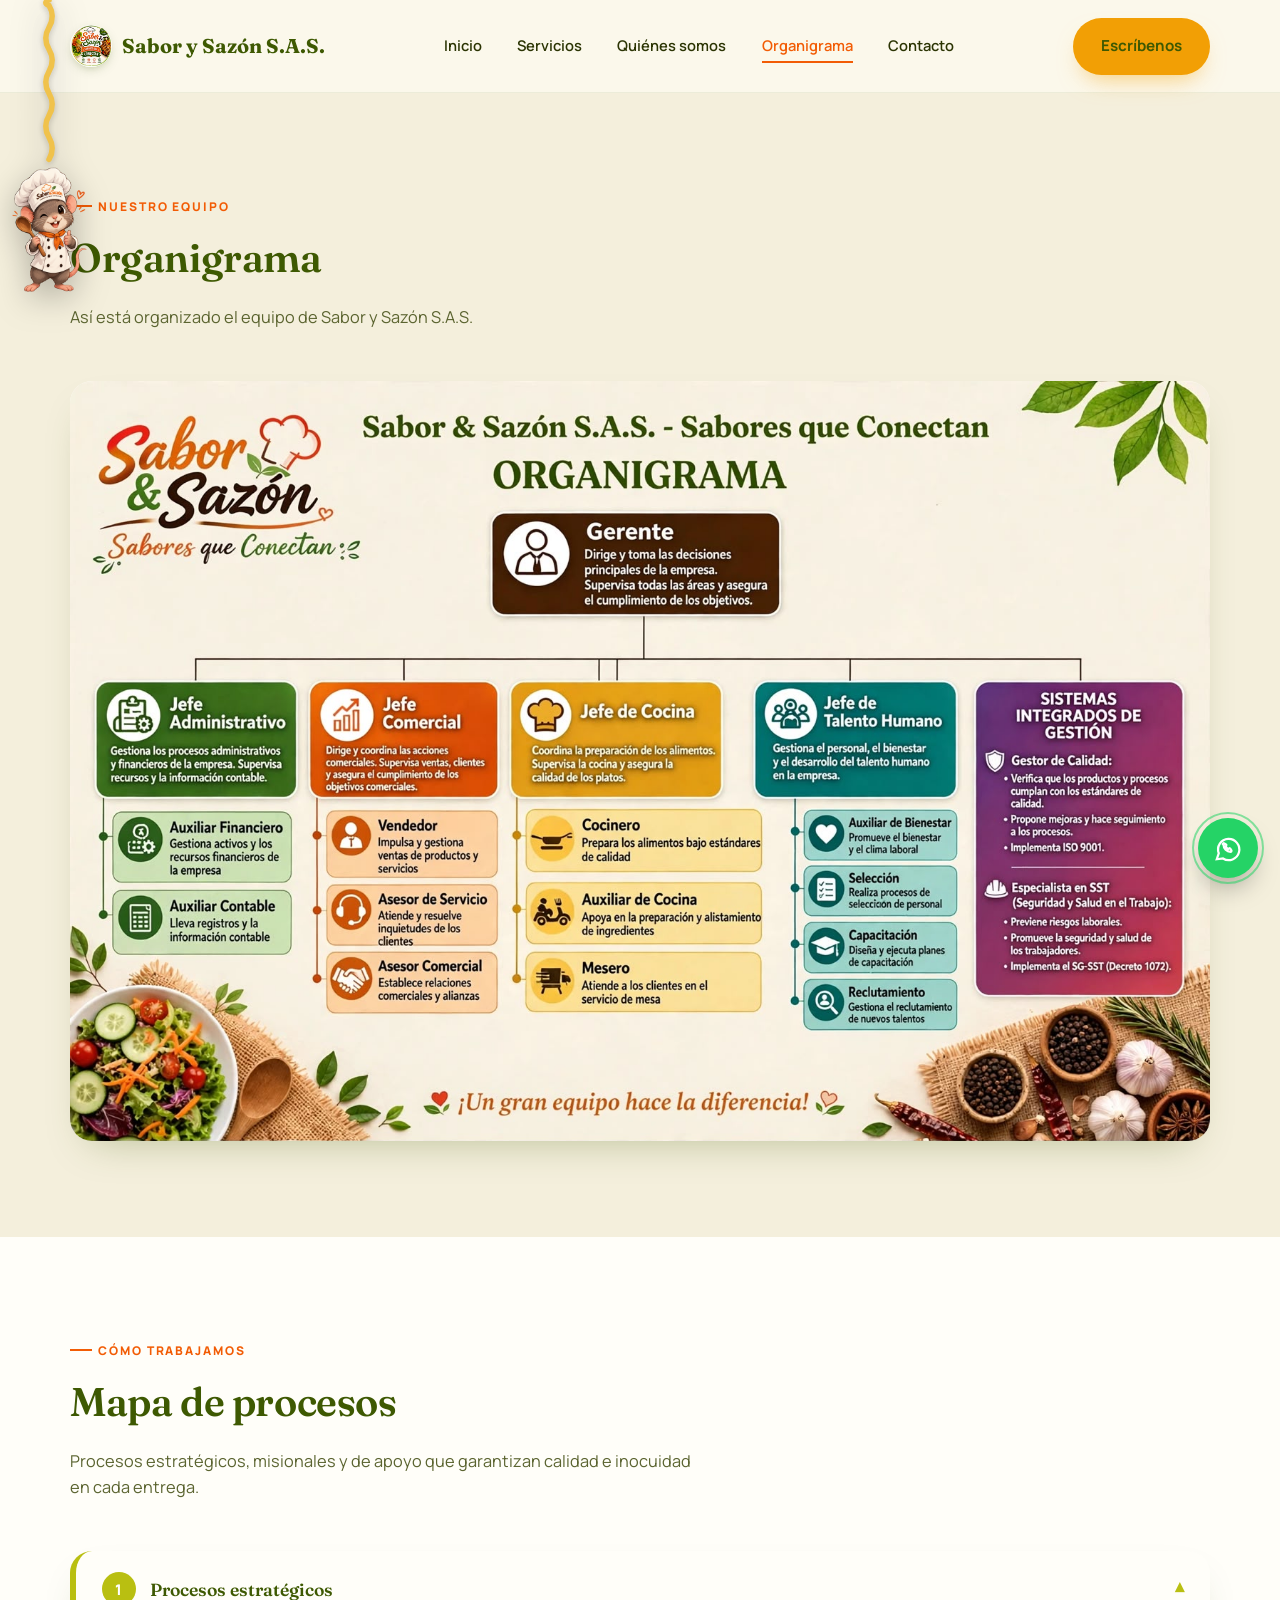
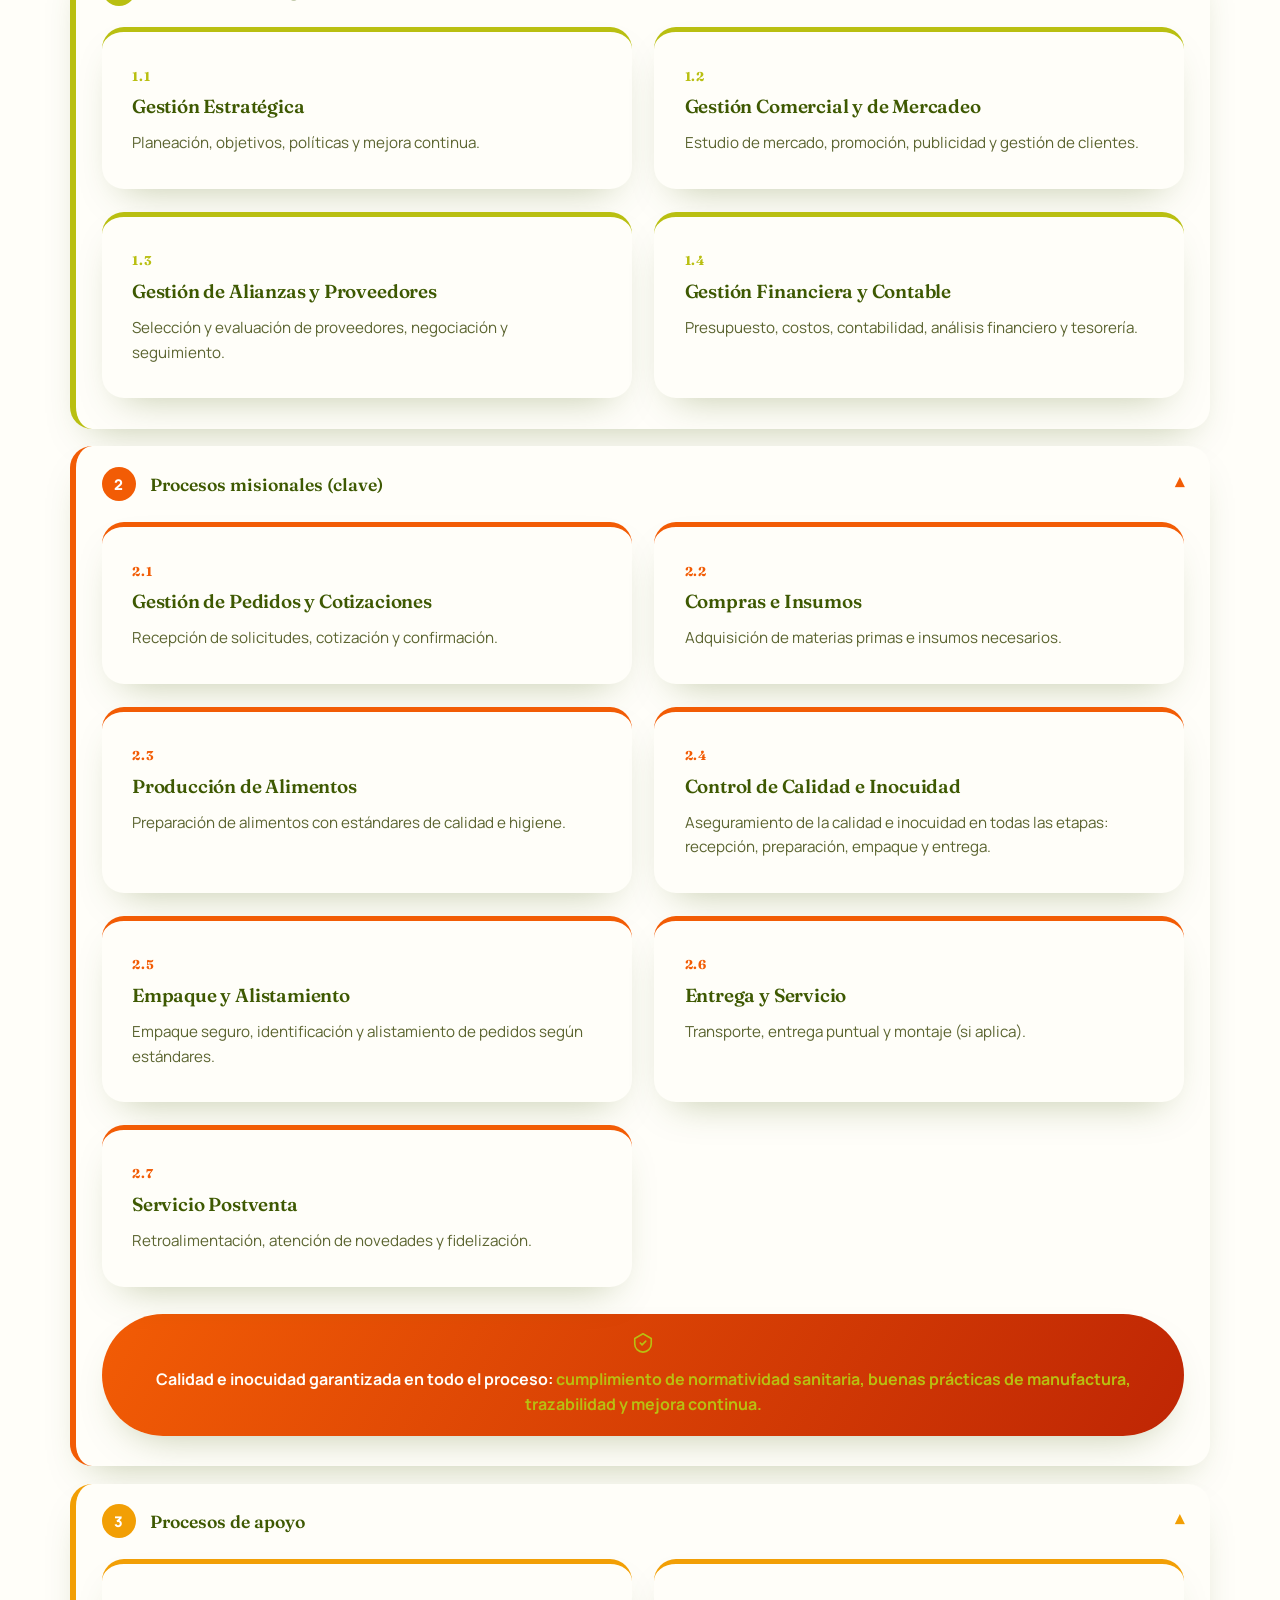
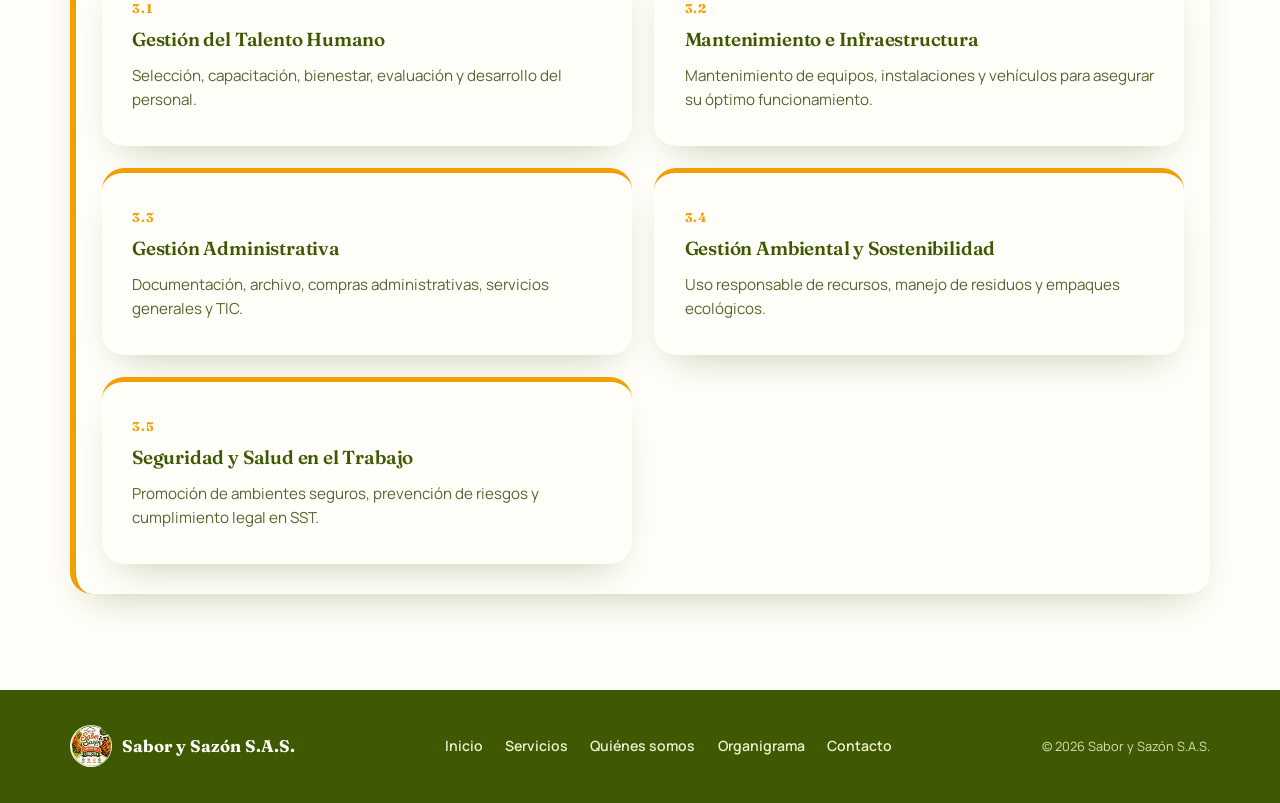
<file: organi corregi.html>
<!DOCTYPE html>
<html lang="es">
<head>
<meta charset="UTF-8">
<meta name="viewport" content="width=device-width, initial-scale=1.0">
<title>Organigrama y procesos — Sabor y Sazón S.A.S.</title>
<meta name="description" content="Organigrama del equipo y mapa de procesos de Sabor y Sazón S.A.S.">
<link rel="icon" type="image/jpeg" href="logo.jpeg">
<link rel="preconnect" href="https://fonts.googleapis.com">
<link rel="preconnect" href="https://fonts.gstatic.com" crossorigin>
<link href="https://fonts.googleapis.com/css2?family=Fraunces:opsz,wght@9..144,400;9..144,500;9..144,600;9..144,700&family=Manrope:wght@400;500;600;700;800&display=swap" rel="stylesheet">
<link rel="stylesheet" href="styles.css">
</head>
<body>

<header class="nav">
  <div class="contenedor nav-inner">
    <a href="index.html" class="logo"><img src="logo.jpeg" alt="Sabor y Sazón S.A.S." class="logo-img">Sabor y Sazón S.A.S.</a>
    <nav class="nav-links">
      <a href="index.html">Inicio</a>
      <a href="servicios.html">Servicios</a>
      <a href="quienes-somos.html">Quiénes somos</a>
      <a href="organigrama.html" class="actual">Organigrama</a>
      <a href="contacto.html">Contacto</a>
    </nav>
    <a href="contacto.html" class="boton boton-solido nav-cta">Escríbenos</a>
    <button class="menu-btn" id="menuBtn" aria-label="Abrir menú"><span></span><span></span><span></span></button>
  </div>
  <div class="contenedor" id="menu-movil">
    <a href="index.html">Inicio</a>
    <a href="servicios.html">Servicios</a>
    <a href="quienes-somos.html">Quiénes somos</a>
    <a href="organigrama.html" class="actual">Organigrama</a>
    <a href="contacto.html">Contacto</a>
  </div>
</header>

<section id="organigrama" class="seccion-imagen">
  <div class="contenedor">
    <div class="encabezado-seccion reveal">
      <span class="eyebrow">Nuestro equipo</span>
      <h2>Organigrama</h2>
      <p>Así está organizado el equipo de Sabor y Sazón S.A.S.</p>
    </div>

    <div class="marco-imagen reveal">
      <img src="organigrama.jpeg" alt="Organigrama de Sabor y Sazón S.A.S.: Gerente, Jefe administrativo, Jefe comercial, Jefe de cocina, Jefe de Talento Humano y Especialista en SST, con sus respectivos auxiliares" loading="lazy">
    </div>
  </div>
</section>

<section id="procesos" class="seccion-imagen alterna">
  <div class="contenedor">
    <div class="encabezado-seccion reveal">
      <span class="eyebrow">Cómo trabajamos</span>
      <h2>Mapa de procesos</h2>
      <p>Procesos estratégicos, misionales y de apoyo que garantizan calidad e inocuidad en cada entrega.</p>
    </div>

    <div class="procesos-acordeon reveal">

      <div class="categoria-proceso" style="--acento-proc:var(--verde-lima)">
        <button class="proceso-header activo" data-toggle="proc-estrategicos">
          <span class="proceso-numero">1</span><span>Procesos estratégicos</span>
        </button>
        <div id="proc-estrategicos" class="proceso-contenido">
          <div class="grid-servicios">
            <div class="tarjeta-servicio" style="--acento:var(--verde-lima)">
              <span class="num">1.1</span><h3>Gestión Estratégica</h3>
              <p>Planeación, objetivos, políticas y mejora continua.</p>
            </div>
            <div class="tarjeta-servicio" style="--acento:var(--verde-lima)">
              <span class="num">1.2</span><h3>Gestión Comercial y de Mercadeo</h3>
              <p>Estudio de mercado, promoción, publicidad y gestión de clientes.</p>
            </div>
            <div class="tarjeta-servicio" style="--acento:var(--verde-lima)">
              <span class="num">1.3</span><h3>Gestión de Alianzas y Proveedores</h3>
              <p>Selección y evaluación de proveedores, negociación y seguimiento.</p>
            </div>
            <div class="tarjeta-servicio" style="--acento:var(--verde-lima)">
              <span class="num">1.4</span><h3>Gestión Financiera y Contable</h3>
              <p>Presupuesto, costos, contabilidad, análisis financiero y tesorería.</p>
            </div>
          </div>
        </div>
      </div>

      <div class="categoria-proceso" style="--acento-proc:var(--naranja)">
        <button class="proceso-header activo" data-toggle="proc-misionales">
          <span class="proceso-numero">2</span><span>Procesos misionales (clave)</span>
        </button>
        <div id="proc-misionales" class="proceso-contenido">
          <div class="grid-servicios">
            <div class="tarjeta-servicio" style="--acento:var(--naranja)">
              <span class="num">2.1</span><h3>Gestión de Pedidos y Cotizaciones</h3>
              <p>Recepción de solicitudes, cotización y confirmación.</p>
            </div>
            <div class="tarjeta-servicio" style="--acento:var(--naranja)">
              <span class="num">2.2</span><h3>Compras e Insumos</h3>
              <p>Adquisición de materias primas e insumos necesarios.</p>
            </div>
            <div class="tarjeta-servicio" style="--acento:var(--naranja)">
              <span class="num">2.3</span><h3>Producción de Alimentos</h3>
              <p>Preparación de alimentos con estándares de calidad e higiene.</p>
            </div>
            <div class="tarjeta-servicio" style="--acento:var(--naranja)">
              <span class="num">2.4</span><h3>Control de Calidad e Inocuidad</h3>
              <p>Aseguramiento de la calidad e inocuidad en todas las etapas: recepción, preparación, empaque y entrega.</p>
            </div>
            <div class="tarjeta-servicio" style="--acento:var(--naranja)">
              <span class="num">2.5</span><h3>Empaque y Alistamiento</h3>
              <p>Empaque seguro, identificación y alistamiento de pedidos según estándares.</p>
            </div>
            <div class="tarjeta-servicio" style="--acento:var(--naranja)">
              <span class="num">2.6</span><h3>Entrega y Servicio</h3>
              <p>Transporte, entrega puntual y montaje (si aplica).</p>
            </div>
            <div class="tarjeta-servicio" style="--acento:var(--naranja)">
              <span class="num">2.7</span><h3>Servicio Postventa</h3>
              <p>Retroalimentación, atención de novedades y fidelización.</p>
            </div>
          </div>
          <div class="banner-presupuesto" style="margin-top:1.7rem;background:linear-gradient(120deg, var(--naranja), var(--teja));">
            <svg viewBox="0 0 24 24" fill="none" stroke="var(--verde-lima)" stroke-width="1.8" stroke-linecap="round" stroke-linejoin="round"><path d="M12 2 3 7v6c0 5 4 8.5 9 9 5-.5 9-4 9-9V7z"/><path d="M9 12l2 2 4-4"/></svg>
            <p>Calidad e inocuidad garantizada en todo el proceso: <span>cumplimiento de normatividad sanitaria, buenas prácticas de manufactura, trazabilidad y mejora continua.</span></p>
          </div>
        </div>
      </div>

      <div class="categoria-proceso" style="--acento-proc:var(--dorado)">
        <button class="proceso-header activo" data-toggle="proc-apoyo">
          <span class="proceso-numero">3</span><span>Procesos de apoyo</span>
        </button>
        <div id="proc-apoyo" class="proceso-contenido">
          <div class="grid-servicios">
            <div class="tarjeta-servicio" style="--acento:var(--dorado)">
              <span class="num">3.1</span><h3>Gestión del Talento Humano</h3>
              <p>Selección, capacitación, bienestar, evaluación y desarrollo del personal.</p>
            </div>
            <div class="tarjeta-servicio" style="--acento:var(--dorado)">
              <span class="num">3.2</span><h3>Mantenimiento e Infraestructura</h3>
              <p>Mantenimiento de equipos, instalaciones y vehículos para asegurar su óptimo funcionamiento.</p>
            </div>
            <div class="tarjeta-servicio" style="--acento:var(--dorado)">
              <span class="num">3.3</span><h3>Gestión Administrativa</h3>
              <p>Documentación, archivo, compras administrativas, servicios generales y TIC.</p>
            </div>
            <div class="tarjeta-servicio" style="--acento:var(--dorado)">
              <span class="num">3.4</span><h3>Gestión Ambiental y Sostenibilidad</h3>
              <p>Uso responsable de recursos, manejo de residuos y empaques ecológicos.</p>
            </div>
            <div class="tarjeta-servicio" style="--acento:var(--dorado)">
              <span class="num">3.5</span><h3>Seguridad y Salud en el Trabajo</h3>
              <p>Promoción de ambientes seguros, prevención de riesgos y cumplimiento legal en SST.</p>
            </div>
          </div>
        </div>
      </div>

    </div>
  </div>
</section>

<footer class="pie-ligero">
  <div class="contenedor pie-ligero-inner">
    <a href="index.html" class="logo"><img src="logo.jpeg" alt="Sabor y Sazón S.A.S." class="logo-img">Sabor y Sazón S.A.S.</a>
    <nav class="pie-ligero-links">
      <a href="index.html">Inicio</a>
      <a href="servicios.html">Servicios</a>
      <a href="quienes-somos.html">Quiénes somos</a>
      <a href="organigrama.html">Organigrama</a>
      <a href="contacto.html">Contacto</a>
    </nav>
    <span class="pie-ligero-copy">© 2026 Sabor y Sazón S.A.S.</span>
  </div>
</footer>

<a class="whatsapp-flotante" href="https://wa.me/573125788604?text=Hola%20Sabor%20y%20Saz%C3%B3n%2C%20quiero%20m%C3%A1s%20informaci%C3%B3n" target="_blank" rel="noopener" aria-label="Chatea por WhatsApp">
  <svg viewBox="0 0 24 24" fill="none" stroke-width="1.8"><path d="M3 21l1.6-4.8A8.5 8.5 0 1 1 8 20.4z"/><path d="M8.5 9.5c0 3 2.5 5.5 5.5 5.5.6 0 1-.6.7-1.1l-.9-1.4c-.2-.3-.6-.4-.9-.2l-.7.4a4 4 0 0 1-2-2l.4-.7c.2-.3.1-.7-.2-.9L9 8.3c-.5-.3-1.1.1-1.1.7Z"/></svg>
</a>

<div class="mascota-flotante" id="mascotaFlotante" aria-hidden="true">
  <svg class="fideo-svg" id="fideoSvg" viewBox="0 0 24 1" preserveAspectRatio="none">
    <path id="fideoPath" d=""/>
  </svg>
  <img src="mascota.png" alt="">
</div>

<script src="script.js"></script>

</body>
</html>
</file>
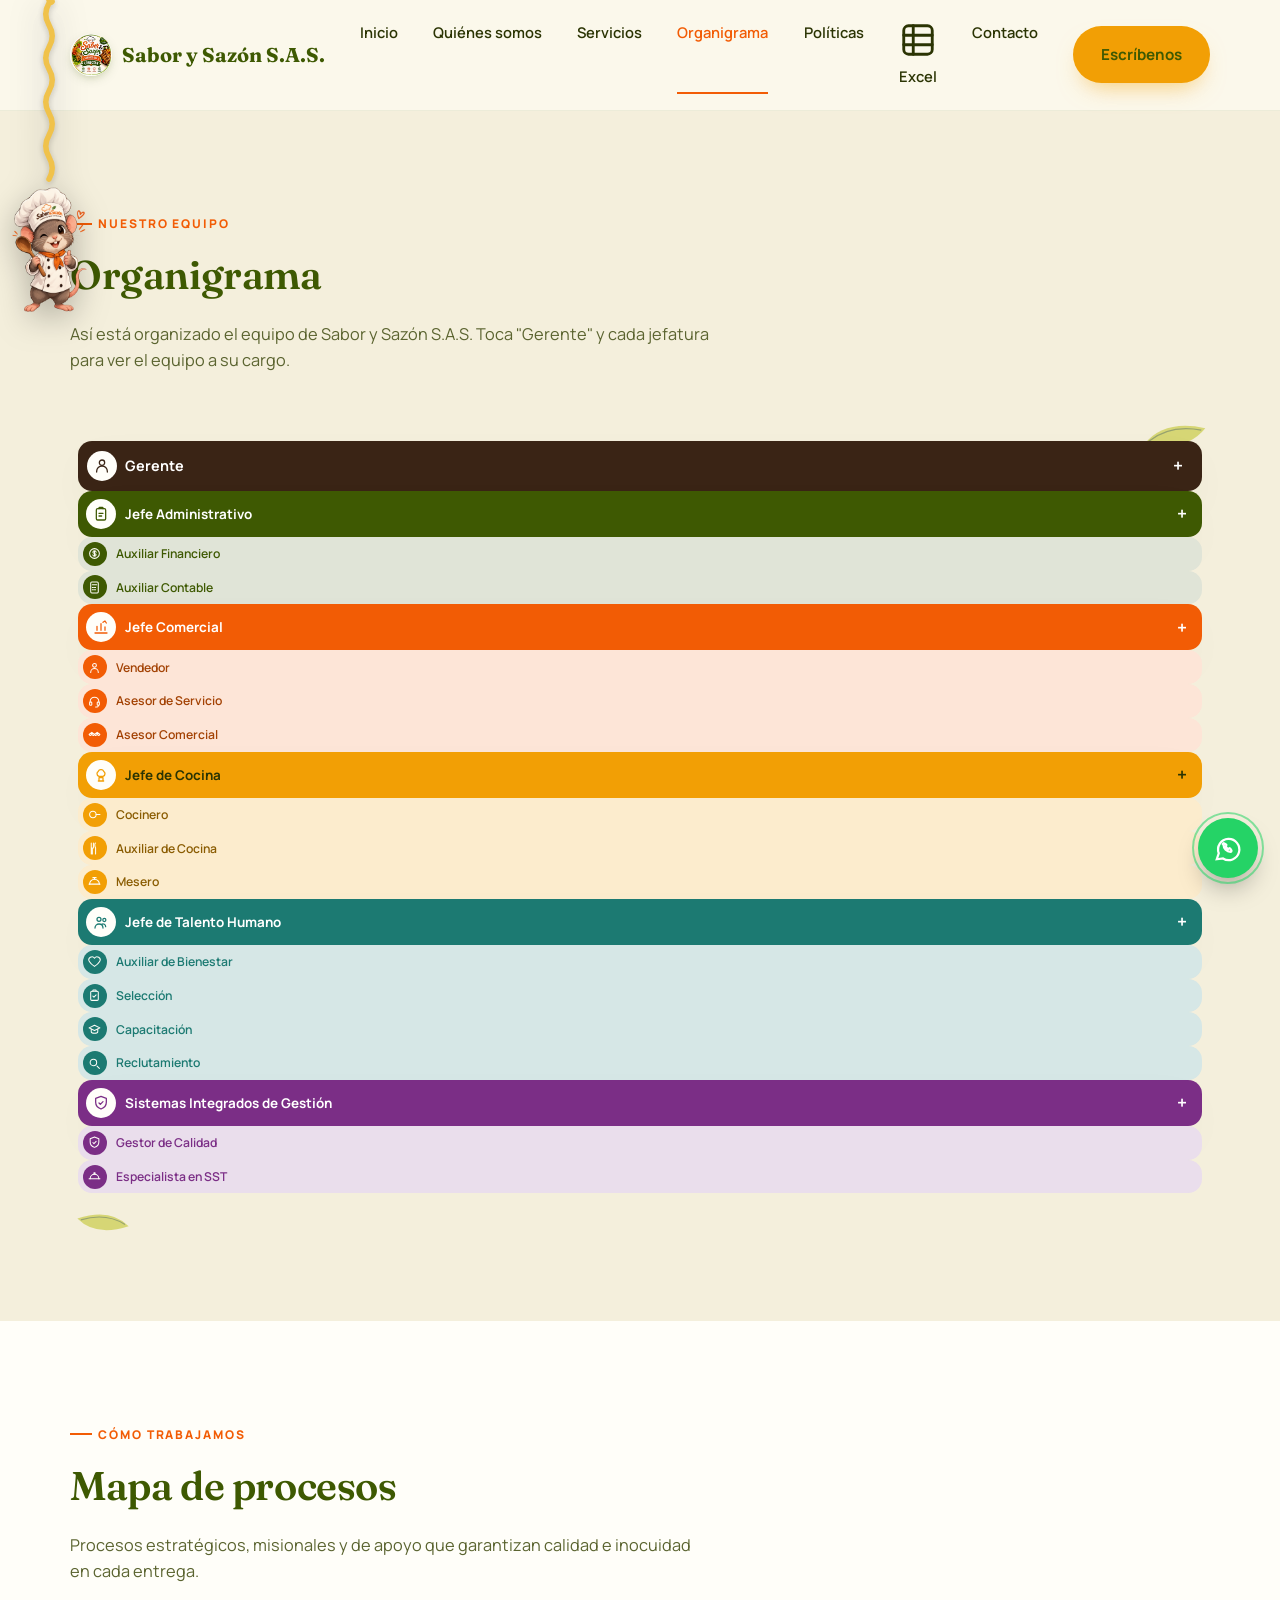
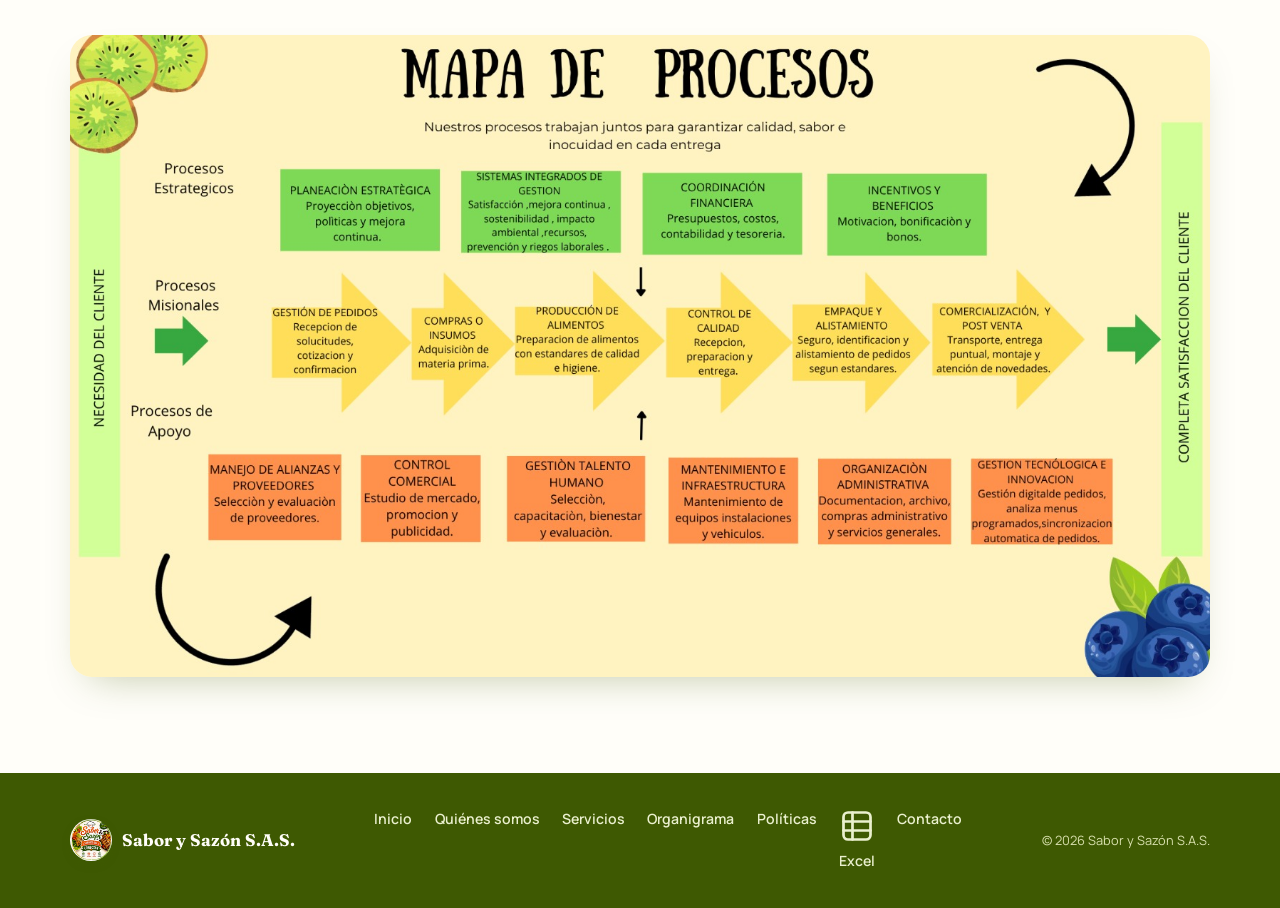
<file: organigrama (2).html>
<!DOCTYPE html>
<html lang="es">
<head>
<meta charset="UTF-8">
<meta name="viewport" content="width=device-width, initial-scale=1.0">
<title>Organigrama y procesos — Sabor y Sazón S.A.S.</title>
<meta name="description" content="Organigrama del equipo y mapa de procesos de Sabor y Sazón S.A.S.">
<link rel="icon" type="image/jpeg" href="logo.jpeg">
<link rel="preconnect" href="https://fonts.googleapis.com">
<link rel="preconnect" href="https://fonts.gstatic.com" crossorigin>
<link href="https://fonts.googleapis.com/css2?family=Fraunces:opsz,wght@9..144,400;9..144,500;9..144,600;9..144,700&family=Manrope:wght@400;500;600;700;800&display=swap" rel="stylesheet">
<link rel="stylesheet" href="styles.css">
</head>
<body>
<div class="barra-progreso" id="barraProgreso"></div>

<header class="nav">
  <div class="contenedor nav-inner">
    <a href="index.html" class="logo"><img src="logo.jpeg" alt="Sabor y Sazón S.A.S." class="logo-img">Sabor y Sazón S.A.S.</a>
    <nav class="nav-links">
      <a href="index.html">Inicio</a>
      <a href="quienes-somos.html">Quiénes somos</a>
      <a href="servicios.html">Servicios</a>
      <a href="organigrama.html" class="actual">Organigrama</a>
      <a href="politicas.html">Políticas</a>
      <a href="https://docs.google.com/spreadsheets/d/1b56hkMmD1QkaJpDe_P7QhkHKZt-CaS12/edit?usp=sharing&ouid=108665710890729608953&rtpof=true&sd=true" class="enlace-excel" target="_blank" rel="noopener"><svg viewBox="0 0 24 24" fill="none" stroke="currentColor" stroke-width="1.8" stroke-linecap="round" stroke-linejoin="round" aria-hidden="true"><rect x="3" y="3" width="18" height="18" rx="3"/><path d="M3 9h18M3 15h18M9 3v18"/></svg>Excel</a>
      <a href="contacto.html">Contacto</a>
    </nav>
    <a href="contacto.html" class="boton boton-solido nav-cta">Escríbenos</a>
    <button class="menu-btn" id="menuBtn" aria-label="Abrir menú"><span></span><span></span><span></span></button>
  </div>
  <div class="contenedor" id="menu-movil">
    <a href="index.html">Inicio</a>
    <a href="quienes-somos.html">Quiénes somos</a>
    <a href="servicios.html">Servicios</a>
    <a href="organigrama.html" class="actual">Organigrama</a>
    <a href="politicas.html">Políticas</a>
    <a href="https://docs.google.com/spreadsheets/d/1b56hkMmD1QkaJpDe_P7QhkHKZt-CaS12/edit?usp=sharing&ouid=108665710890729608953&rtpof=true&sd=true" class="enlace-excel" target="_blank" rel="noopener"><svg viewBox="0 0 24 24" fill="none" stroke="currentColor" stroke-width="1.8" stroke-linecap="round" stroke-linejoin="round" aria-hidden="true"><rect x="3" y="3" width="18" height="18" rx="3"/><path d="M3 9h18M3 15h18M9 3v18"/></svg>Excel</a>
      <a href="contacto.html">Contacto</a>
  </div>
</header>

<section id="organigrama" class="seccion-imagen">
  <div class="contenedor">
    <div class="encabezado-seccion reveal">
      <span class="eyebrow">Nuestro equipo</span>
      <h2>Organigrama</h2>
      <p>Así está organizado el equipo de Sabor y Sazón S.A.S. Toca "Gerente" y cada jefatura para ver el equipo a su cargo.</p>
    </div>

    <div class="organigrama-interactivo reveal">
      <svg class="hoja-decorativa sup-der" viewBox="0 0 100 60" xmlns="http://www.w3.org/2000/svg">
        <path d="M10 50 Q30 10 90 10 Q70 50 10 50Z" fill="#B9BF11"/>
        <path d="M15 45 Q40 15 85 14" stroke="#3E5902" stroke-width="2" fill="none"/>
      </svg>
      <svg class="hoja-decorativa inf-izq" viewBox="0 0 100 60" xmlns="http://www.w3.org/2000/svg">
        <path d="M10 50 Q30 10 90 10 Q70 50 10 50Z" fill="#B9BF11"/>
        <path d="M15 45 Q40 15 85 14" stroke="#3E5902" stroke-width="2" fill="none"/>
      </svg>

      <ul class="arbol-org">
        <li>
          <button class="nodo-org nodo-raiz tiene-hijos" data-toggle="nivel-jefes">
            <span class="icono-nodo"><svg viewBox="0 0 24 24"><circle cx="12" cy="7" r="4"/><path d="M4 21v-1a8 8 0 0 1 16 0v1"/></svg></span>
            Gerente
          </button>
          <ul id="nivel-jefes" class="oculto">
            <li>
              <button class="nodo-org nodo-admin tiene-hijos" data-toggle="hijos-admin">
                <span class="icono-nodo"><svg viewBox="0 0 24 24"><rect x="5" y="4" width="14" height="17" rx="2"/><path d="M9 4V3a1 1 0 0 1 1-1h4a1 1 0 0 1 1 1v1M9 11h6M9 15h4"/></svg></span>
                Jefe Administrativo
              </button>
              <ul id="hijos-admin" class="oculto">
                <li><span class="nodo-org nodo-chico nodo-admin-claro"><span class="icono-nodo"><svg viewBox="0 0 24 24"><circle cx="12" cy="12" r="9"/><path d="M12 7v10M15 9.5c0-1.4-1.3-2.5-3-2.5s-3 1.1-3 2.5 1.3 2 3 2.5 3 1.1 3 2.5-1.3 2.5-3 2.5-3-1.1-3-2.5"/></svg></span>Auxiliar Financiero</span></li>
                <li><span class="nodo-org nodo-chico nodo-admin-claro"><span class="icono-nodo"><svg viewBox="0 0 24 24"><rect x="5" y="2" width="14" height="20" rx="2"/><path d="M8 7h8M8 12h2M12 12h2M8 16h2M12 16h2"/></svg></span>Auxiliar Contable</span></li>
              </ul>
            </li>
            <li>
              <button class="nodo-org nodo-comercial tiene-hijos" data-toggle="hijos-comercial">
                <span class="icono-nodo"><svg viewBox="0 0 24 24"><path d="M3 21h18M6 17V11M12 17V7M18 17v-5"/><path d="m15 5 3-2 2 3"/></svg></span>
                Jefe Comercial
              </button>
              <ul id="hijos-comercial" class="oculto">
                <li><span class="nodo-org nodo-chico nodo-comercial-claro"><span class="icono-nodo"><svg viewBox="0 0 24 24"><circle cx="12" cy="8" r="3.5"/><path d="M5 21c0-3.9 3.1-7 7-7s7 3.1 7 7"/></svg></span>Vendedor</span></li>
                <li><span class="nodo-org nodo-chico nodo-comercial-claro"><span class="icono-nodo"><svg viewBox="0 0 24 24"><path d="M4 13v-1a8 8 0 0 1 16 0v1"/><rect x="3" y="13" width="4" height="6" rx="1.5"/><rect x="17" y="13" width="4" height="6" rx="1.5"/><path d="M19 19v1a2 2 0 0 1-2 2h-3"/></svg></span>Asesor de Servicio</span></li>
                <li><span class="nodo-org nodo-chico nodo-comercial-claro"><span class="icono-nodo"><svg viewBox="0 0 24 24"><path d="M2 12l5-4 5 4-2 2-3-2-3 2zM22 12l-5-4-5 4 2 2 3-2 3 2z"/></svg></span>Asesor Comercial</span></li>
              </ul>
            </li>
            <li>
              <button class="nodo-org nodo-cocina tiene-hijos" data-toggle="hijos-cocina">
                <span class="icono-nodo"><svg viewBox="0 0 24 24"><path d="M8 21h8M9 21v-5h6v5"/><path d="M6 10a4 4 0 0 1 2-3.5A4 4 0 0 1 12 4a4 4 0 0 1 4 2.5A4 4 0 0 1 18 10c0 2-1.5 3.5-3 4H9c-1.5-.5-3-2-3-4Z"/></svg></span>
                Jefe de Cocina
              </button>
              <ul id="hijos-cocina" class="oculto">
                <li><span class="nodo-org nodo-chico nodo-cocina-claro"><span class="icono-nodo"><svg viewBox="0 0 24 24"><circle cx="9" cy="12" r="6"/><path d="M15 12h7"/></svg></span>Cocinero</span></li>
                <li><span class="nodo-org nodo-chico nodo-cocina-claro"><span class="icono-nodo"><svg viewBox="0 0 24 24"><path d="M6 2v7a2 2 0 0 0 2 2v11M6 2v20M10 2v9M14 2c-2 0-2 5 0 9v11"/></svg></span>Auxiliar de Cocina</span></li>
                <li><span class="nodo-org nodo-chico nodo-cocina-claro"><span class="icono-nodo"><svg viewBox="0 0 24 24"><path d="M3 15a9 9 0 0 1 18 0"/><path d="M2 15h20M12 6V3M9 3h6"/></svg></span>Mesero</span></li>
              </ul>
            </li>
            <li>
              <button class="nodo-org nodo-talento tiene-hijos" data-toggle="hijos-talento">
                <span class="icono-nodo"><svg viewBox="0 0 24 24"><circle cx="9" cy="8" r="3"/><circle cx="17" cy="9" r="2.3"/><path d="M3 21c0-3.3 2.7-6 6-6s6 2.7 6 6M15 21c0-2.2-.8-4.1-2.2-5.4a4 4 0 0 1 6.2 3.4"/></svg></span>
                Jefe de Talento Humano
              </button>
              <ul id="hijos-talento" class="oculto">
                <li><span class="nodo-org nodo-chico nodo-talento-claro"><span class="icono-nodo"><svg viewBox="0 0 24 24"><path d="M12 21s-7-4.5-9.5-9A5.5 5.5 0 0 1 12 6a5.5 5.5 0 0 1 9.5 6c-2.5 4.5-9.5 9-9.5 9Z"/></svg></span>Auxiliar de Bienestar</span></li>
                <li><span class="nodo-org nodo-chico nodo-talento-claro"><span class="icono-nodo"><svg viewBox="0 0 24 24"><rect x="5" y="4" width="14" height="17" rx="2"/><path d="M9 4V3a1 1 0 0 1 1-1h4a1 1 0 0 1 1 1v1"/><path d="m9 13 2 2 4-4"/></svg></span>Selección</span></li>
                <li><span class="nodo-org nodo-chico nodo-talento-claro"><span class="icono-nodo"><svg viewBox="0 0 24 24"><path d="M2 9l10-5 10 5-10 5-10-5Z"/><path d="M6 11v5c0 1.5 2.7 3 6 3s6-1.5 6-3v-5"/></svg></span>Capacitación</span></li>
                <li><span class="nodo-org nodo-chico nodo-talento-claro"><span class="icono-nodo"><svg viewBox="0 0 24 24"><circle cx="10" cy="10" r="6"/><path d="m21 21-4.3-4.3"/></svg></span>Reclutamiento</span></li>
              </ul>
            </li>
            <li>
              <button class="nodo-org nodo-sst tiene-hijos" data-toggle="hijos-sig">
                <span class="icono-nodo"><svg viewBox="0 0 24 24"><path d="M12 2 4 5v6c0 5 3.5 8.5 8 10 4.5-1.5 8-5 8-10V5z"/><path d="m9 12 2 2 4-4"/></svg></span>
                Sistemas Integrados de Gestión
              </button>
              <ul id="hijos-sig" class="oculto">
                <li><span class="nodo-org nodo-chico nodo-sig-claro"><span class="icono-nodo"><svg viewBox="0 0 24 24"><path d="M12 2 4 5v6c0 5 3.5 8.5 8 10 4.5-1.5 8-5 8-10V5z"/><path d="m9 12 2 2 4-4"/></svg></span>Gestor de Calidad</span></li>
                <li><span class="nodo-org nodo-chico nodo-sig-claro"><span class="icono-nodo"><svg viewBox="0 0 24 24"><path d="M4 16a8 8 0 0 1 16 0"/><path d="M2 16h20M11 8V5h2v3"/></svg></span>Especialista en SST</span></li>
              </ul>
            </li>
          </ul>
        </li>
      </ul>
    </div>
  </div>
</section>

<section id="procesos" class="seccion-imagen alterna">
  <div class="contenedor">
    <div class="encabezado-seccion reveal">
      <span class="eyebrow">Cómo trabajamos</span>
      <h2>Mapa de procesos</h2>
      <p>Procesos estratégicos, misionales y de apoyo que garantizan calidad e inocuidad en cada entrega.</p>
    </div>

    <div class="marco-imagen reveal">
      <img src="mapa-procesos.jpeg" alt="Mapa de procesos de Sabor y Sazón S.A.S.: procesos estratégicos, procesos misionales de gestión de pedidos, compras, producción, control de calidad, empaque, entrega y servicio postventa, y procesos de apoyo" loading="lazy">
    </div>
  </div>
</section>

<footer class="pie-ligero">
  <div class="contenedor pie-ligero-inner">
    <a href="index.html" class="logo"><img src="logo.jpeg" alt="Sabor y Sazón S.A.S." class="logo-img">Sabor y Sazón S.A.S.</a>
    <nav class="pie-ligero-links">
      <a href="index.html">Inicio</a>
      <a href="quienes-somos.html">Quiénes somos</a>
      <a href="servicios.html">Servicios</a>
      <a href="organigrama.html">Organigrama</a>
      <a href="politicas.html">Políticas</a>
      <a href="https://docs.google.com/spreadsheets/d/1b56hkMmD1QkaJpDe_P7QhkHKZt-CaS12/edit?usp=sharing&ouid=108665710890729608953&rtpof=true&sd=true" class="enlace-excel" target="_blank" rel="noopener"><svg viewBox="0 0 24 24" fill="none" stroke="currentColor" stroke-width="1.8" stroke-linecap="round" stroke-linejoin="round" aria-hidden="true"><rect x="3" y="3" width="18" height="18" rx="3"/><path d="M3 9h18M3 15h18M9 3v18"/></svg>Excel</a>
      <a href="contacto.html">Contacto</a>
    </nav>
    <span class="pie-ligero-copy">© 2026 Sabor y Sazón S.A.S.</span>
  </div>
</footer>

<a class="whatsapp-flotante" href="https://wa.me/573125788604?text=Hola%20Sabor%20y%20Saz%C3%B3n%2C%20quiero%20m%C3%A1s%20informaci%C3%B3n" target="_blank" rel="noopener" aria-label="Chatea por WhatsApp">
  <svg viewBox="0 0 24 24" fill="none" stroke-width="1.8"><path d="M3 21l1.6-4.8A8.5 8.5 0 1 1 8 20.4z"/><path d="M8.5 9.5c0 3 2.5 5.5 5.5 5.5.6 0 1-.6.7-1.1l-.9-1.4c-.2-.3-.6-.4-.9-.2l-.7.4a4 4 0 0 1-2-2l.4-.7c.2-.3.1-.7-.2-.9L9 8.3c-.5-.3-1.1.1-1.1.7Z"/></svg>
</a>

<div class="mascota-flotante" id="mascotaFlotante" aria-hidden="true">
  <svg class="fideo-svg" id="fideoSvg" viewBox="0 0 24 1" preserveAspectRatio="none">
    <path id="fideoPath" d=""/>
  </svg>
  <img src="mascota.png" alt="">
</div>

<script src="script.js"></script>

</body>
</html>
</file>
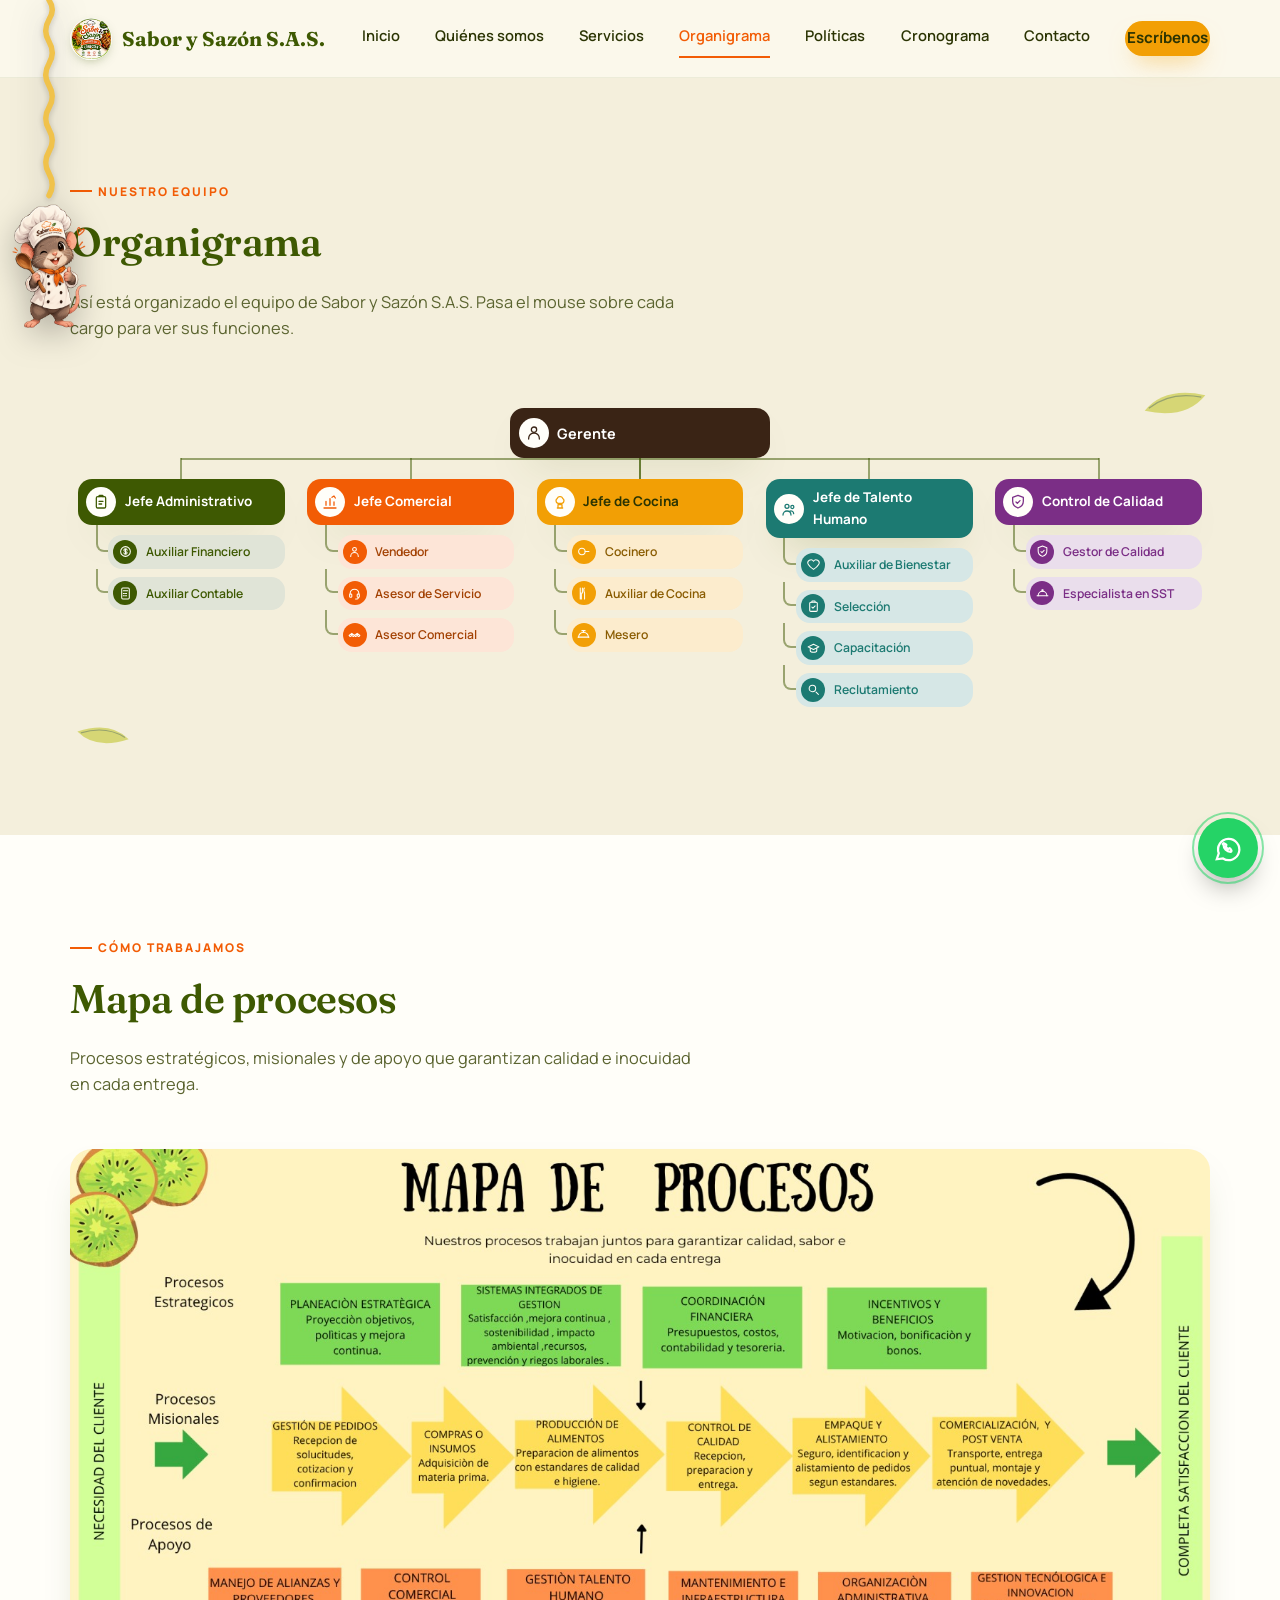
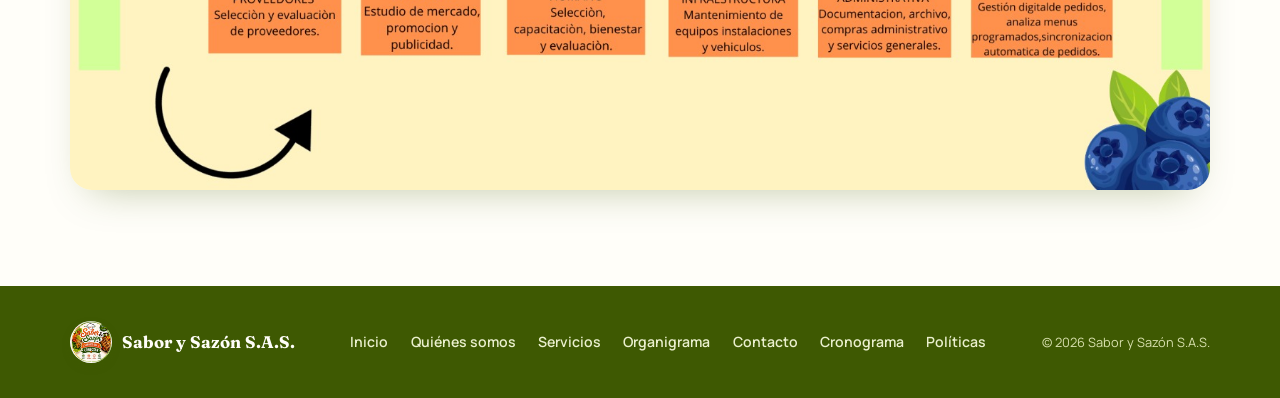
<file: organigrama.html>
<!DOCTYPE html>
<html lang="es">
<head>
<meta charset="UTF-8">
<meta name="viewport" content="width=device-width, initial-scale=1.0">
<title>Organigrama y procesos — Sabor y Sazón S.A.S.</title>
<meta name="description" content="Organigrama del equipo y mapa de procesos de Sabor y Sazón S.A.S.">
<link rel="icon" type="image/jpeg" href="logo.jpeg">
<link rel="preconnect" href="https://fonts.googleapis.com">
<link rel="preconnect" href="https://fonts.gstatic.com" crossorigin>
<link href="https://fonts.googleapis.com/css2?family=Fraunces:opsz,wght@9..144,400;9..144,500;9..144,600;9..144,700&family=Manrope:wght@400;500;600;700;800&display=swap" rel="stylesheet">
<link rel="stylesheet" href="styles.css">
</head>
<body>
<div class="barra-progreso" id="barraProgreso"></div>

<header class="nav">
  <div class="contenedor nav-inner">
    <a href="index.html" class="logo"><img src="logo.jpeg" alt="Sabor y Sazón S.A.S." class="logo-img">Sabor y Sazón S.A.S.</a>
    <nav class="nav-links">
      <a href="index.html">Inicio</a>
      <a href="quienes-somos.html">Quiénes somos</a>
      <a href="servicios.html">Servicios</a>
      <a href="organigrama.html" class="actual">Organigrama</a>
      <a href="politicas.html">Políticas</a>
      <a href="https://docs.google.com/spreadsheets/d/1b56hkMmD1QkaJpDe_P7QhkHKZt-CaS12/edit?usp=sharing&ouid=108665710890729608953&rtpof=true&sd=true" class="enlace-excel" target="_blank" rel="noopener"></svg>Cronograma</a>
      <a href="contacto.html">Contacto</a>
    <a href="contacto.html" class="boton boton-solido nav-cta">Escríbenos</a>
    <button class="menu-btn" id="menuBtn" aria-label="Abrir menú"><span></span><span></span><span></span></button>
  </div>
  <div class="contenedor" id="menu-movil">
    <a href="index.html">Inicio</a>
    <a href="quienes-somos.html">Quiénes somos</a>
    <a href="servicios.html">Servicios</a>
    <a href="organigrama.html" class="actual">Organigrama</a>
    <a href="politicas.html">Políticas</a>
      <a href="contacto.html">Contacto</a>
  </div>
</header>

<section id="organigrama" class="seccion-imagen">
  <div class="contenedor">
    <div class="encabezado-seccion reveal">
      <span class="eyebrow">Nuestro equipo</span>
      <h2>Organigrama</h2>
      <p>Así está organizado el equipo de Sabor y Sazón S.A.S. Pasa el mouse sobre cada cargo para ver sus funciones.</p>
    </div>

    <div class="organigrama-interactivo reveal">
      <svg class="hoja-decorativa sup-der" viewBox="0 0 100 60" xmlns="http://www.w3.org/2000/svg">
        <path d="M10 50 Q30 10 90 10 Q70 50 10 50Z" fill="#B9BF11"/>
        <path d="M15 45 Q40 15 85 14" stroke="#3E5902" stroke-width="2" fill="none"/>
      </svg>
      <svg class="hoja-decorativa inf-izq" viewBox="0 0 100 60" xmlns="http://www.w3.org/2000/svg">
        <path d="M10 50 Q30 10 90 10 Q70 50 10 50Z" fill="#B9BF11"/>
        <path d="M15 45 Q40 15 85 14" stroke="#3E5902" stroke-width="2" fill="none"/>
      </svg>

      <div class="gerente-centro">
        <div tabindex="0" class="nodo-org nodo-raiz" style="max-width:260px;">
          <span class="icono-nodo"><svg viewBox="0 0 24 24"><circle cx="12" cy="7" r="4"/><path d="M4 21v-1a8 8 0 0 1 16 0v1"/></svg></span>
          Gerente<div class="rol-info" role="tooltip"><strong class="rol-titulo">Gerente</strong><ul><li>Dirige y toma las decisiones principales de la empresa.</li><li>Supervisa todas las áreas.</li><li>Asegura el cumplimiento de los objetivos.</li></ul></div>
        </div>
      </div>
      <div id="grid-jefes" class="grid-organigrama">

        <div class="columna-rol">
          <div tabindex="0" class="nodo-org nodo-admin">
            <span class="icono-nodo"><svg viewBox="0 0 24 24"><rect x="5" y="4" width="14" height="17" rx="2"/><path d="M9 4V3a1 1 0 0 1 1-1h4a1 1 0 0 1 1 1v1M9 11h6M9 15h4"/></svg></span>
            Jefe Administrativo<div class="rol-info" role="tooltip"><strong class="rol-titulo">Jefe Administrativo</strong><ul><li>Gestiona los procesos administrativos y financieros de la empresa.</li><li>Supervisa recursos y la información contable.</li></ul><span class="rol-sub">Dependen de esta área:</span><ul class="rol-deps"><li><b>Auxiliar Financiero</b> Gestiona activos y los recursos financieros de la empresa.</li><li><b>Auxiliar Contable</b> Lleva registros y la información contable.</li></ul></div>
          </div>
          <div class="subroles">
            <div tabindex="0" class="nodo-org nodo-chico nodo-admin-claro"><span class="icono-nodo"><svg viewBox="0 0 24 24"><circle cx="12" cy="12" r="9"/><path d="M12 7v10M15 9.5c0-1.4-1.3-2.5-3-2.5s-3 1.1-3 2.5 1.3 2 3 2.5 3 1.1 3 2.5-1.3 2.5-3 2.5-3-1.1-3-2.5"/></svg></span>Auxiliar Financiero<div class="rol-info" role="tooltip"><strong class="rol-titulo">Auxiliar Financiero</strong><p>Gestiona activos y los recursos financieros de la empresa.</p></div></div>
            <div tabindex="0" class="nodo-org nodo-chico nodo-admin-claro"><span class="icono-nodo"><svg viewBox="0 0 24 24"><rect x="5" y="2" width="14" height="20" rx="2"/><path d="M8 7h8M8 12h2M12 12h2M8 16h2M12 16h2"/></svg></span>Auxiliar Contable<div class="rol-info" role="tooltip"><strong class="rol-titulo">Auxiliar Contable</strong><p>Lleva registros y la información contable.</p></div></div>
          </div>
        </div>

        <div class="columna-rol">
          <div tabindex="0" class="nodo-org nodo-comercial">
            <span class="icono-nodo"><svg viewBox="0 0 24 24"><path d="M3 21h18M6 17V11M12 17V7M18 17v-5"/><path d="m15 5 3-2 2 3"/></svg></span>
            Jefe Comercial<div class="rol-info" role="tooltip"><strong class="rol-titulo">Jefe Comercial</strong><ul><li>Dirige y coordina las acciones comerciales.</li><li>Supervisa ventas y clientes.</li><li>Asegura el cumplimiento de los objetivos comerciales.</li></ul><span class="rol-sub">Dependen de esta área:</span><ul class="rol-deps"><li><b>Vendedor</b> Impulsa y gestiona ventas de productos y servicios.</li><li><b>Asesor de Servicio</b> Atiende y resuelve inquietudes de los clientes.</li><li><b>Asesor Comercial</b> Establece relaciones comerciales y alianzas.</li></ul></div>
          </div>
          <div class="subroles">
            <div tabindex="0" class="nodo-org nodo-chico nodo-comercial-claro"><span class="icono-nodo"><svg viewBox="0 0 24 24"><circle cx="12" cy="8" r="3.5"/><path d="M5 21c0-3.9 3.1-7 7-7s7 3.1 7 7"/></svg></span>Vendedor<div class="rol-info" role="tooltip"><strong class="rol-titulo">Vendedor</strong><p>Impulsa y gestiona ventas de productos y servicios.</p></div></div>
            <div tabindex="0" class="nodo-org nodo-chico nodo-comercial-claro"><span class="icono-nodo"><svg viewBox="0 0 24 24"><path d="M4 13v-1a8 8 0 0 1 16 0v1"/><rect x="3" y="13" width="4" height="6" rx="1.5"/><rect x="17" y="13" width="4" height="6" rx="1.5"/><path d="M19 19v1a2 2 0 0 1-2 2h-3"/></svg></span>Asesor de Servicio<div class="rol-info" role="tooltip"><strong class="rol-titulo">Asesor de Servicio</strong><p>Atiende y resuelve inquietudes de los clientes.</p></div></div>
            <div tabindex="0" class="nodo-org nodo-chico nodo-comercial-claro"><span class="icono-nodo"><svg viewBox="0 0 24 24"><path d="M2 12l5-4 5 4-2 2-3-2-3 2zM22 12l-5-4-5 4 2 2 3-2 3 2z"/></svg></span>Asesor Comercial<div class="rol-info" role="tooltip"><strong class="rol-titulo">Asesor Comercial</strong><p>Establece relaciones comerciales y alianzas.</p></div></div>
          </div>
        </div>

        <div class="columna-rol">
          <div tabindex="0" class="nodo-org nodo-cocina">
            <span class="icono-nodo"><svg viewBox="0 0 24 24"><path d="M8 21h8M9 21v-5h6v5"/><path d="M6 10a4 4 0 0 1 2-3.5A4 4 0 0 1 12 4a4 4 0 0 1 4 2.5A4 4 0 0 1 18 10c0 2-1.5 3.5-3 4H9c-1.5-.5-3-2-3-4Z"/></svg></span>
            Jefe de Cocina<div class="rol-info" role="tooltip"><strong class="rol-titulo">Jefe de Cocina</strong><ul><li>Coordina la preparación de los alimentos.</li><li>Supervisa la cocina y asegura la calidad de los platos.</li></ul><span class="rol-sub">Dependen de esta área:</span><ul class="rol-deps"><li><b>Cocinero</b> Prepara los alimentos bajo estándares de calidad.</li><li><b>Auxiliar de Cocina</b> Apoya en la preparación y alistamiento de ingredientes.</li><li><b>Mesero</b> Atiende a los clientes en el servicio de mesa.</li></ul></div>
          </div>
          <div class="subroles">
            <div tabindex="0" class="nodo-org nodo-chico nodo-cocina-claro"><span class="icono-nodo"><svg viewBox="0 0 24 24"><circle cx="9" cy="12" r="6"/><path d="M15 12h7"/></svg></span>Cocinero<div class="rol-info" role="tooltip"><strong class="rol-titulo">Cocinero</strong><p>Prepara los alimentos bajo estándares de calidad.</p></div></div>
            <div tabindex="0" class="nodo-org nodo-chico nodo-cocina-claro"><span class="icono-nodo"><svg viewBox="0 0 24 24"><path d="M6 2v7a2 2 0 0 0 2 2v11M6 2v20M10 2v9M14 2c-2 0-2 5 0 9v11"/></svg></span>Auxiliar de Cocina<div class="rol-info" role="tooltip"><strong class="rol-titulo">Auxiliar de Cocina</strong><p>Apoya en la preparación y alistamiento de ingredientes.</p></div></div>
            <div tabindex="0" class="nodo-org nodo-chico nodo-cocina-claro"><span class="icono-nodo"><svg viewBox="0 0 24 24"><path d="M3 15a9 9 0 0 1 18 0"/><path d="M2 15h20M12 6V3M9 3h6"/></svg></span>Mesero<div class="rol-info" role="tooltip"><strong class="rol-titulo">Mesero</strong><p>Atiende a los clientes en el servicio de mesa.</p></div></div>
          </div>
        </div>

        <div class="columna-rol">
          <div tabindex="0" class="nodo-org nodo-talento">
            <span class="icono-nodo"><svg viewBox="0 0 24 24"><circle cx="9" cy="8" r="3"/><circle cx="17" cy="9" r="2.3"/><path d="M3 21c0-3.3 2.7-6 6-6s6 2.7 6 6M15 21c0-2.2-.8-4.1-2.2-5.4a4 4 0 0 1 6.2 3.4"/></svg></span>
            Jefe de Talento Humano<div class="rol-info" role="tooltip"><strong class="rol-titulo">Jefe de Talento Humano</strong><ul><li>Gestiona el personal.</li><li>Gestiona el bienestar.</li><li>Gestiona el desarrollo del talento humano en la empresa.</li></ul><span class="rol-sub">Dependen de esta área:</span><ul class="rol-deps"><li><b>Auxiliar de Bienestar</b> Promueve el bienestar y el clima laboral.</li><li><b>Selección</b> Realiza procesos de selección de personal.</li><li><b>Capacitación</b> Diseña y ejecuta planes de capacitación.</li><li><b>Reclutamiento</b> Gestiona el reclutamiento de nuevos talentos.</li></ul></div>
          </div>
          <div class="subroles">
            <div tabindex="0" class="nodo-org nodo-chico nodo-talento-claro"><span class="icono-nodo"><svg viewBox="0 0 24 24"><path d="M12 21s-7-4.5-9.5-9A5.5 5.5 0 0 1 12 6a5.5 5.5 0 0 1 9.5 6c-2.5 4.5-9.5 9-9.5 9Z"/></svg></span>Auxiliar de Bienestar<div class="rol-info" role="tooltip"><strong class="rol-titulo">Auxiliar de Bienestar</strong><p>Promueve el bienestar y el clima laboral.</p></div></div>
            <div tabindex="0" class="nodo-org nodo-chico nodo-talento-claro"><span class="icono-nodo"><svg viewBox="0 0 24 24"><rect x="5" y="4" width="14" height="17" rx="2"/><path d="M9 4V3a1 1 0 0 1 1-1h4a1 1 0 0 1 1 1v1"/><path d="m9 13 2 2 4-4"/></svg></span>Selección<div class="rol-info" role="tooltip"><strong class="rol-titulo">Selección</strong><p>Realiza procesos de selección de personal.</p></div></div>
            <div tabindex="0" class="nodo-org nodo-chico nodo-talento-claro"><span class="icono-nodo"><svg viewBox="0 0 24 24"><path d="M2 9l10-5 10 5-10 5-10-5Z"/><path d="M6 11v5c0 1.5 2.7 3 6 3s6-1.5 6-3v-5"/></svg></span>Capacitación<div class="rol-info" role="tooltip"><strong class="rol-titulo">Capacitación</strong><p>Diseña y ejecuta planes de capacitación.</p></div></div>
            <div tabindex="0" class="nodo-org nodo-chico nodo-talento-claro"><span class="icono-nodo"><svg viewBox="0 0 24 24"><circle cx="10" cy="10" r="6"/><path d="m21 21-4.3-4.3"/></svg></span>Reclutamiento<div class="rol-info" role="tooltip"><strong class="rol-titulo">Reclutamiento</strong><p>Gestiona el reclutamiento de nuevos talentos.</p></div></div>
          </div>
        </div>

        <div class="columna-rol">
          <div tabindex="0" class="nodo-org nodo-sst">
            <span class="icono-nodo"><svg viewBox="0 0 24 24"><path d="M12 2 4 5v6c0 5 3.5 8.5 8 10 4.5-1.5 8-5 8-10V5z"/><path d="m9 12 2 2 4-4"/></svg></span>
            Control de Calidad<div class="rol-info" role="tooltip"><strong class="rol-titulo">Control de Calidad</strong><span class="rol-sub">Dependen de esta área:</span><ul class="rol-deps"><li><b>Gestor de Calidad</b> Calidad y mejora de procesos (ISO 9001).</li><li><b>Especialista en SST</b> Seguridad y Salud en el Trabajo (SG-SST).</li></ul></div>
          </div>
          <div class="subroles">
            <div tabindex="0" class="nodo-org nodo-chico nodo-sig-claro"><span class="icono-nodo"><svg viewBox="0 0 24 24"><path d="M12 2 4 5v6c0 5 3.5 8.5 8 10 4.5-1.5 8-5 8-10V5z"/><path d="m9 12 2 2 4-4"/></svg></span>Gestor de Calidad<div class="rol-info" role="tooltip"><strong class="rol-titulo">Gestor de Calidad</strong><ul><li>Verifica que los productos y procesos cumplan con los estándares de calidad.</li><li>Propone mejoras y hace seguimiento a los procesos.</li><li>Implementa ISO 9001.</li></ul></div></div>
            <div tabindex="0" class="nodo-org nodo-chico nodo-sig-claro"><span class="icono-nodo"><svg viewBox="0 0 24 24"><path d="M4 16a8 8 0 0 1 16 0"/><path d="M2 16h20M11 8V5h2v3"/></svg></span>Especialista en SST<div class="rol-info" role="tooltip"><strong class="rol-titulo">Especialista en SST</strong><span class="rol-sub">Seguridad y Salud en el Trabajo</span><ul><li>Previene riesgos laborales.</li><li>Promueve la seguridad y salud de los trabajadores.</li><li>Implementa el SG-SST (Decreto 1072).</li></ul></div></div>
          </div>
        </div>

      </div>
    </div>
  </div>
</section>

<section id="procesos" class="seccion-imagen alterna">
  <div class="contenedor">
    <div class="encabezado-seccion reveal">
      <span class="eyebrow">Cómo trabajamos</span>
      <h2>Mapa de procesos</h2>
      <p>Procesos estratégicos, misionales y de apoyo que garantizan calidad e inocuidad en cada entrega.</p>
    </div>

    <div class="marco-imagen reveal">
      <img src="mapa-procesos.jpeg" alt="Mapa de procesos de Sabor y Sazón S.A.S.: procesos estratégicos, procesos misionales de gestión de pedidos, compras, producción, control de calidad, empaque, entrega y servicio postventa, y procesos de apoyo" loading="lazy">
    </div>
  </div>
</section>

<footer class="pie-ligero">
  <div class="contenedor pie-ligero-inner">
    <a href="index.html" class="logo"><img src="logo.jpeg" alt="Sabor y Sazón S.A.S." class="logo-img">Sabor y Sazón S.A.S.</a>
    <nav class="pie-ligero-links">
      <a href="index.html">Inicio</a>
      <a href="quienes-somos.html">Quiénes somos</a>
      <a href="servicios.html">Servicios</a>
      <a href="organigrama.html">Organigrama</a>
      <a href="contacto.html">Contacto</a>
      <a href="https://docs.google.com/spreadsheets/d/1b56hkMmD1QkaJpDe_P7QhkHKZt-CaS12/edit?usp=sharing&ouid=116970334798780749436&rtpof=true&sd=true" target="_blank" rel="noopener">Cronograma</a>
      <a href="politicas.html">Políticas</a>
    </nav>
    <span class="pie-ligero-copy">© 2026 Sabor y Sazón S.A.S.</span>
  </div>
</footer>

<a class="whatsapp-flotante" href="https://wa.me/573125788604?text=Hola%20Sabor%20y%20Saz%C3%B3n%2C%20quiero%20m%C3%A1s%20informaci%C3%B3n" target="_blank" rel="noopener" aria-label="Chatea por WhatsApp">
  <svg viewBox="0 0 24 24" fill="none" stroke-width="1.8"><path d="M3 21l1.6-4.8A8.5 8.5 0 1 1 8 20.4z"/><path d="M8.5 9.5c0 3 2.5 5.5 5.5 5.5.6 0 1-.6.7-1.1l-.9-1.4c-.2-.3-.6-.4-.9-.2l-.7.4a4 4 0 0 1-2-2l.4-.7c.2-.3.1-.7-.2-.9L9 8.3c-.5-.3-1.1.1-1.1.7Z"/></svg>
</a>

<div class="mascota-flotante" id="mascotaFlotante" aria-hidden="true">
  <svg class="fideo-svg" id="fideoSvg" viewBox="0 0 24 1" preserveAspectRatio="none">
    <path id="fideoPath" d=""/>
  </svg>
  <img src="mascota.png" alt="">
</div>

<script src="script.js"></script>

</body>
</html>
</file>
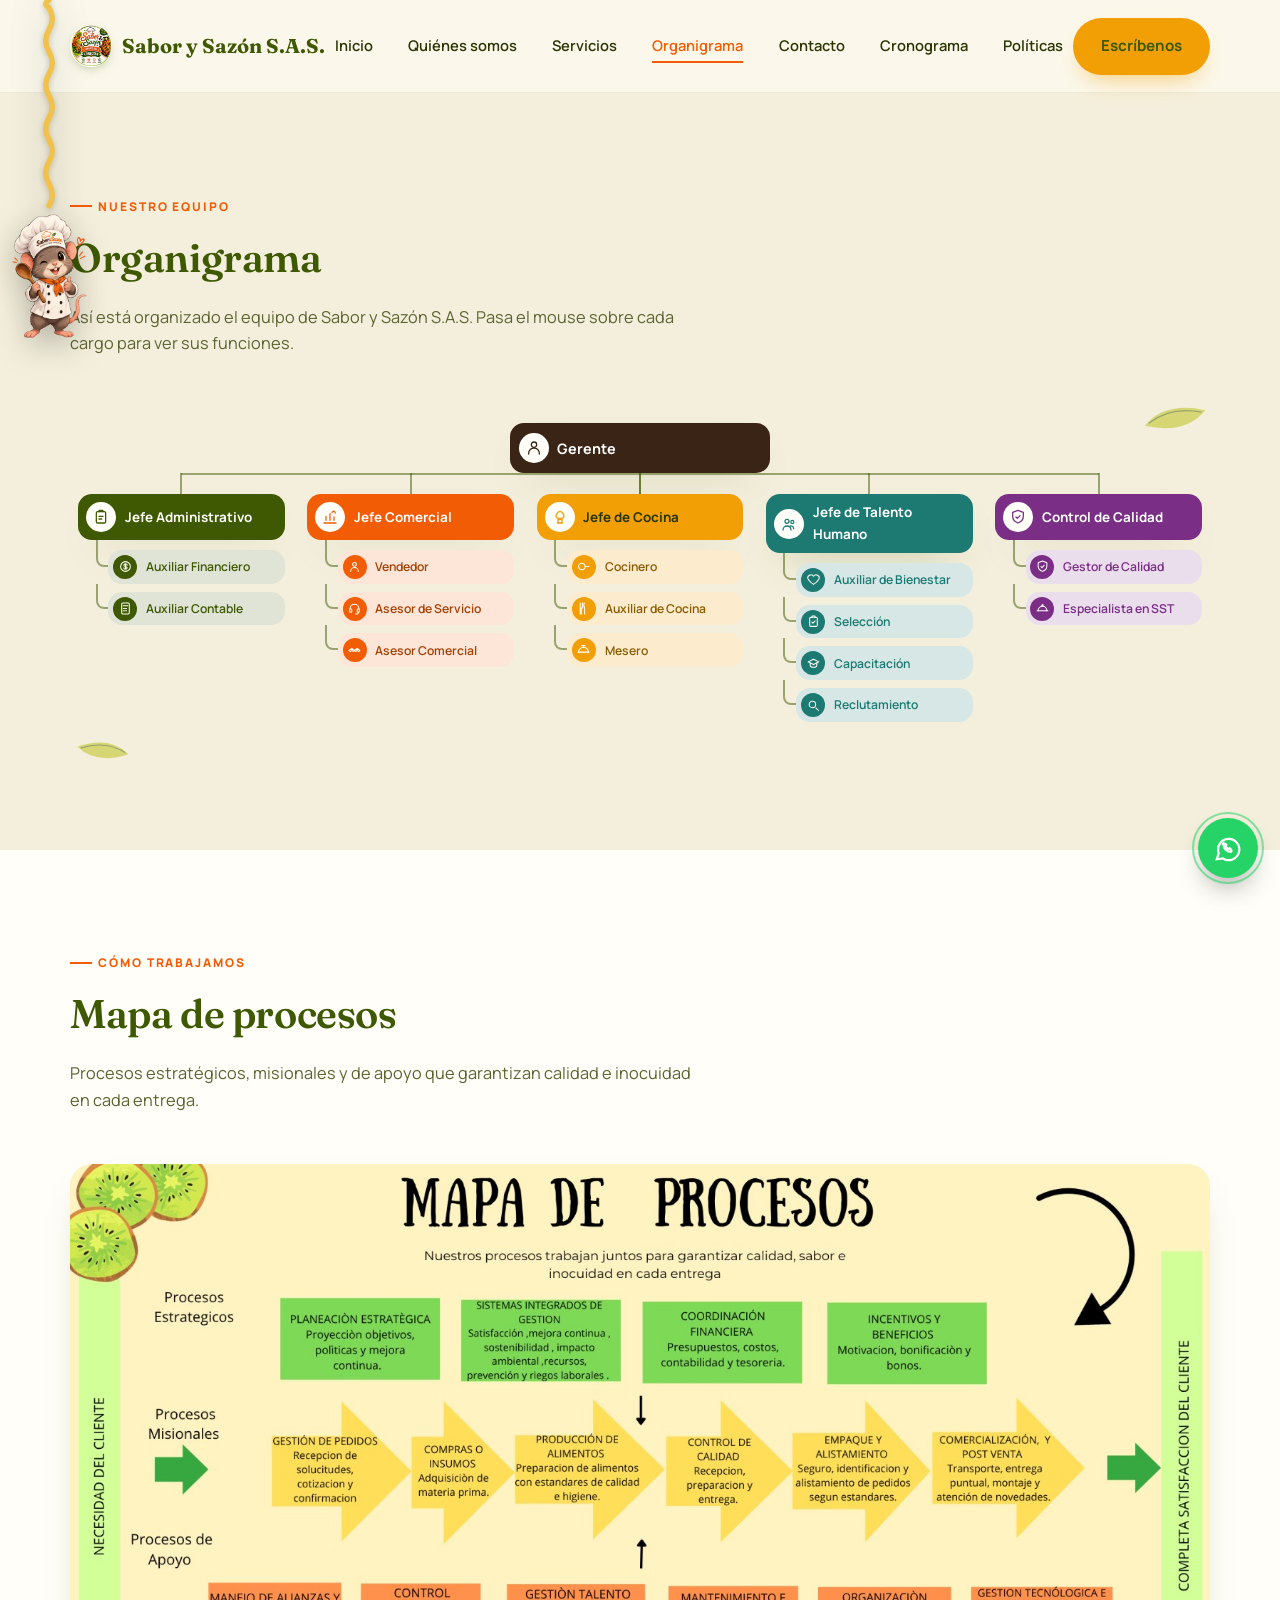
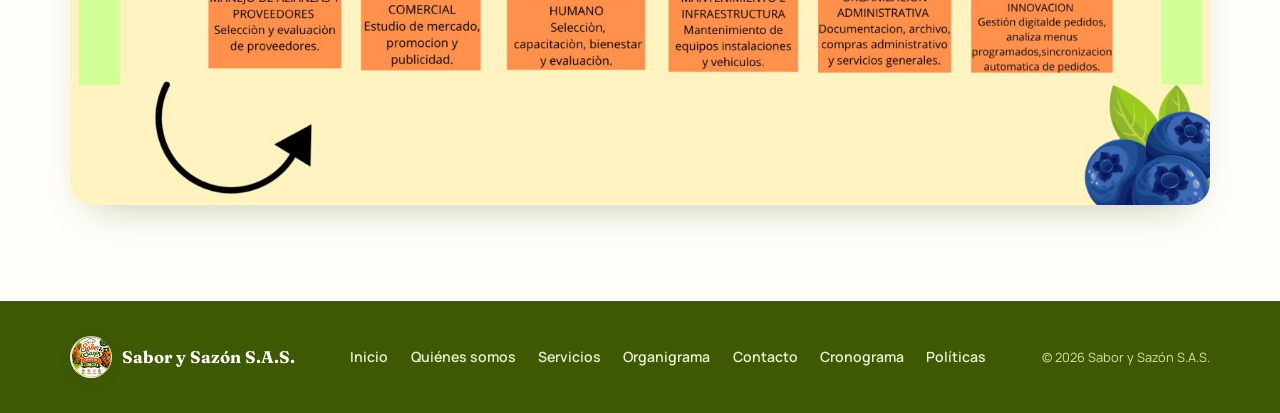
<file: organigramaa.html>
<!DOCTYPE html>
<html lang="es">
<head>
<meta charset="UTF-8">
<meta name="viewport" content="width=device-width, initial-scale=1.0">
<title>Organigrama y procesos — Sabor y Sazón S.A.S.</title>
<meta name="description" content="Organigrama del equipo y mapa de procesos de Sabor y Sazón S.A.S.">
<link rel="icon" type="image/jpeg" href="logo.jpeg">
<link rel="preconnect" href="https://fonts.googleapis.com">
<link rel="preconnect" href="https://fonts.gstatic.com" crossorigin>
<link href="https://fonts.googleapis.com/css2?family=Fraunces:opsz,wght@9..144,400;9..144,500;9..144,600;9..144,700&family=Manrope:wght@400;500;600;700;800&display=swap" rel="stylesheet">
<link rel="stylesheet" href="styles.css">
</head>
<body>
<div class="barra-progreso" id="barraProgreso"></div>

<header class="nav">
  <div class="contenedor nav-inner">
    <a href="index.html" class="logo"><img src="logo.jpeg" alt="Sabor y Sazón S.A.S." class="logo-img">Sabor y Sazón S.A.S.</a>
    <nav class="nav-links">
      <a href="index.html">Inicio</a>
      <a href="quienes-somos.html">Quiénes somos</a>
      <a href="servicios.html">Servicios</a>
      <a href="organigrama.html" class="actual">Organigrama</a>
      <a href="contacto.html">Contacto</a>
      <a href="https://docs.google.com/spreadsheets/d/1b56hkMmD1QkaJpDe_P7QhkHKZt-CaS12/edit?usp=sharing&ouid=116970334798780749436&rtpof=true&sd=true" target="_blank" rel="noopener">Cronograma</a>
      <a href="politicas.html">Políticas</a>
    </nav>
    <a href="contacto.html" class="boton boton-solido nav-cta">Escríbenos</a>
    <button class="menu-btn" id="menuBtn" aria-label="Abrir menú"><span></span><span></span><span></span></button>
  </div>
  <div class="contenedor" id="menu-movil">
    <a href="index.html">Inicio</a>
    <a href="quienes-somos.html">Quiénes somos</a>
    <a href="servicios.html">Servicios</a>
    <a href="organigrama.html" class="actual">Organigrama</a>
    <a href="politicas.html">Políticas</a>
      <a href="contacto.html">Contacto</a>
  </div>
</header>

<section id="organigrama" class="seccion-imagen">
  <div class="contenedor">
    <div class="encabezado-seccion reveal">
      <span class="eyebrow">Nuestro equipo</span>
      <h2>Organigrama</h2>
      <p>Así está organizado el equipo de Sabor y Sazón S.A.S. Pasa el mouse sobre cada cargo para ver sus funciones.</p>
    </div>

    <div class="organigrama-interactivo reveal">
      <svg class="hoja-decorativa sup-der" viewBox="0 0 100 60" xmlns="http://www.w3.org/2000/svg">
        <path d="M10 50 Q30 10 90 10 Q70 50 10 50Z" fill="#B9BF11"/>
        <path d="M15 45 Q40 15 85 14" stroke="#3E5902" stroke-width="2" fill="none"/>
      </svg>
      <svg class="hoja-decorativa inf-izq" viewBox="0 0 100 60" xmlns="http://www.w3.org/2000/svg">
        <path d="M10 50 Q30 10 90 10 Q70 50 10 50Z" fill="#B9BF11"/>
        <path d="M15 45 Q40 15 85 14" stroke="#3E5902" stroke-width="2" fill="none"/>
      </svg>

      <div class="gerente-centro">
        <div tabindex="0" class="nodo-org nodo-raiz" style="max-width:260px;">
          <span class="icono-nodo"><svg viewBox="0 0 24 24"><circle cx="12" cy="7" r="4"/><path d="M4 21v-1a8 8 0 0 1 16 0v1"/></svg></span>
          Gerente<div class="rol-info" role="tooltip"><strong class="rol-titulo">Gerente</strong><ul><li>Dirige y toma las decisiones principales de la empresa.</li><li>Supervisa todas las áreas.</li><li>Asegura el cumplimiento de los objetivos.</li></ul></div>
        </div>
      </div>
      <div id="grid-jefes" class="grid-organigrama">

        <div class="columna-rol">
          <div tabindex="0" class="nodo-org nodo-admin">
            <span class="icono-nodo"><svg viewBox="0 0 24 24"><rect x="5" y="4" width="14" height="17" rx="2"/><path d="M9 4V3a1 1 0 0 1 1-1h4a1 1 0 0 1 1 1v1M9 11h6M9 15h4"/></svg></span>
            Jefe Administrativo<div class="rol-info" role="tooltip"><strong class="rol-titulo">Jefe Administrativo</strong><ul><li>Gestiona los procesos administrativos y financieros de la empresa.</li><li>Supervisa recursos y la información contable.</li></ul><span class="rol-sub">Dependen de esta área:</span><ul class="rol-deps"><li><b>Auxiliar Financiero</b> Gestiona activos y los recursos financieros de la empresa.</li><li><b>Auxiliar Contable</b> Lleva registros y la información contable.</li></ul></div>
          </div>
          <div class="subroles">
            <div tabindex="0" class="nodo-org nodo-chico nodo-admin-claro"><span class="icono-nodo"><svg viewBox="0 0 24 24"><circle cx="12" cy="12" r="9"/><path d="M12 7v10M15 9.5c0-1.4-1.3-2.5-3-2.5s-3 1.1-3 2.5 1.3 2 3 2.5 3 1.1 3 2.5-1.3 2.5-3 2.5-3-1.1-3-2.5"/></svg></span>Auxiliar Financiero<div class="rol-info" role="tooltip"><strong class="rol-titulo">Auxiliar Financiero</strong><p>Gestiona activos y los recursos financieros de la empresa.</p></div></div>
            <div tabindex="0" class="nodo-org nodo-chico nodo-admin-claro"><span class="icono-nodo"><svg viewBox="0 0 24 24"><rect x="5" y="2" width="14" height="20" rx="2"/><path d="M8 7h8M8 12h2M12 12h2M8 16h2M12 16h2"/></svg></span>Auxiliar Contable<div class="rol-info" role="tooltip"><strong class="rol-titulo">Auxiliar Contable</strong><p>Lleva registros y la información contable.</p></div></div>
          </div>
        </div>

        <div class="columna-rol">
          <div tabindex="0" class="nodo-org nodo-comercial">
            <span class="icono-nodo"><svg viewBox="0 0 24 24"><path d="M3 21h18M6 17V11M12 17V7M18 17v-5"/><path d="m15 5 3-2 2 3"/></svg></span>
            Jefe Comercial<div class="rol-info" role="tooltip"><strong class="rol-titulo">Jefe Comercial</strong><ul><li>Dirige y coordina las acciones comerciales.</li><li>Supervisa ventas y clientes.</li><li>Asegura el cumplimiento de los objetivos comerciales.</li></ul><span class="rol-sub">Dependen de esta área:</span><ul class="rol-deps"><li><b>Vendedor</b> Impulsa y gestiona ventas de productos y servicios.</li><li><b>Asesor de Servicio</b> Atiende y resuelve inquietudes de los clientes.</li><li><b>Asesor Comercial</b> Establece relaciones comerciales y alianzas.</li></ul></div>
          </div>
          <div class="subroles">
            <div tabindex="0" class="nodo-org nodo-chico nodo-comercial-claro"><span class="icono-nodo"><svg viewBox="0 0 24 24"><circle cx="12" cy="8" r="3.5"/><path d="M5 21c0-3.9 3.1-7 7-7s7 3.1 7 7"/></svg></span>Vendedor<div class="rol-info" role="tooltip"><strong class="rol-titulo">Vendedor</strong><p>Impulsa y gestiona ventas de productos y servicios.</p></div></div>
            <div tabindex="0" class="nodo-org nodo-chico nodo-comercial-claro"><span class="icono-nodo"><svg viewBox="0 0 24 24"><path d="M4 13v-1a8 8 0 0 1 16 0v1"/><rect x="3" y="13" width="4" height="6" rx="1.5"/><rect x="17" y="13" width="4" height="6" rx="1.5"/><path d="M19 19v1a2 2 0 0 1-2 2h-3"/></svg></span>Asesor de Servicio<div class="rol-info" role="tooltip"><strong class="rol-titulo">Asesor de Servicio</strong><p>Atiende y resuelve inquietudes de los clientes.</p></div></div>
            <div tabindex="0" class="nodo-org nodo-chico nodo-comercial-claro"><span class="icono-nodo"><svg viewBox="0 0 24 24"><path d="M2 12l5-4 5 4-2 2-3-2-3 2zM22 12l-5-4-5 4 2 2 3-2 3 2z"/></svg></span>Asesor Comercial<div class="rol-info" role="tooltip"><strong class="rol-titulo">Asesor Comercial</strong><p>Establece relaciones comerciales y alianzas.</p></div></div>
          </div>
        </div>

        <div class="columna-rol">
          <div tabindex="0" class="nodo-org nodo-cocina">
            <span class="icono-nodo"><svg viewBox="0 0 24 24"><path d="M8 21h8M9 21v-5h6v5"/><path d="M6 10a4 4 0 0 1 2-3.5A4 4 0 0 1 12 4a4 4 0 0 1 4 2.5A4 4 0 0 1 18 10c0 2-1.5 3.5-3 4H9c-1.5-.5-3-2-3-4Z"/></svg></span>
            Jefe de Cocina<div class="rol-info" role="tooltip"><strong class="rol-titulo">Jefe de Cocina</strong><ul><li>Coordina la preparación de los alimentos.</li><li>Supervisa la cocina y asegura la calidad de los platos.</li></ul><span class="rol-sub">Dependen de esta área:</span><ul class="rol-deps"><li><b>Cocinero</b> Prepara los alimentos bajo estándares de calidad.</li><li><b>Auxiliar de Cocina</b> Apoya en la preparación y alistamiento de ingredientes.</li><li><b>Mesero</b> Atiende a los clientes en el servicio de mesa.</li></ul></div>
          </div>
          <div class="subroles">
            <div tabindex="0" class="nodo-org nodo-chico nodo-cocina-claro"><span class="icono-nodo"><svg viewBox="0 0 24 24"><circle cx="9" cy="12" r="6"/><path d="M15 12h7"/></svg></span>Cocinero<div class="rol-info" role="tooltip"><strong class="rol-titulo">Cocinero</strong><p>Prepara los alimentos bajo estándares de calidad.</p></div></div>
            <div tabindex="0" class="nodo-org nodo-chico nodo-cocina-claro"><span class="icono-nodo"><svg viewBox="0 0 24 24"><path d="M6 2v7a2 2 0 0 0 2 2v11M6 2v20M10 2v9M14 2c-2 0-2 5 0 9v11"/></svg></span>Auxiliar de Cocina<div class="rol-info" role="tooltip"><strong class="rol-titulo">Auxiliar de Cocina</strong><p>Apoya en la preparación y alistamiento de ingredientes.</p></div></div>
            <div tabindex="0" class="nodo-org nodo-chico nodo-cocina-claro"><span class="icono-nodo"><svg viewBox="0 0 24 24"><path d="M3 15a9 9 0 0 1 18 0"/><path d="M2 15h20M12 6V3M9 3h6"/></svg></span>Mesero<div class="rol-info" role="tooltip"><strong class="rol-titulo">Mesero</strong><p>Atiende a los clientes en el servicio de mesa.</p></div></div>
          </div>
        </div>

        <div class="columna-rol">
          <div tabindex="0" class="nodo-org nodo-talento">
            <span class="icono-nodo"><svg viewBox="0 0 24 24"><circle cx="9" cy="8" r="3"/><circle cx="17" cy="9" r="2.3"/><path d="M3 21c0-3.3 2.7-6 6-6s6 2.7 6 6M15 21c0-2.2-.8-4.1-2.2-5.4a4 4 0 0 1 6.2 3.4"/></svg></span>
            Jefe de Talento Humano<div class="rol-info" role="tooltip"><strong class="rol-titulo">Jefe de Talento Humano</strong><ul><li>Gestiona el personal.</li><li>Gestiona el bienestar.</li><li>Gestiona el desarrollo del talento humano en la empresa.</li></ul><span class="rol-sub">Dependen de esta área:</span><ul class="rol-deps"><li><b>Auxiliar de Bienestar</b> Promueve el bienestar y el clima laboral.</li><li><b>Selección</b> Realiza procesos de selección de personal.</li><li><b>Capacitación</b> Diseña y ejecuta planes de capacitación.</li><li><b>Reclutamiento</b> Gestiona el reclutamiento de nuevos talentos.</li></ul></div>
          </div>
          <div class="subroles">
            <div tabindex="0" class="nodo-org nodo-chico nodo-talento-claro"><span class="icono-nodo"><svg viewBox="0 0 24 24"><path d="M12 21s-7-4.5-9.5-9A5.5 5.5 0 0 1 12 6a5.5 5.5 0 0 1 9.5 6c-2.5 4.5-9.5 9-9.5 9Z"/></svg></span>Auxiliar de Bienestar<div class="rol-info" role="tooltip"><strong class="rol-titulo">Auxiliar de Bienestar</strong><p>Promueve el bienestar y el clima laboral.</p></div></div>
            <div tabindex="0" class="nodo-org nodo-chico nodo-talento-claro"><span class="icono-nodo"><svg viewBox="0 0 24 24"><rect x="5" y="4" width="14" height="17" rx="2"/><path d="M9 4V3a1 1 0 0 1 1-1h4a1 1 0 0 1 1 1v1"/><path d="m9 13 2 2 4-4"/></svg></span>Selección<div class="rol-info" role="tooltip"><strong class="rol-titulo">Selección</strong><p>Realiza procesos de selección de personal.</p></div></div>
            <div tabindex="0" class="nodo-org nodo-chico nodo-talento-claro"><span class="icono-nodo"><svg viewBox="0 0 24 24"><path d="M2 9l10-5 10 5-10 5-10-5Z"/><path d="M6 11v5c0 1.5 2.7 3 6 3s6-1.5 6-3v-5"/></svg></span>Capacitación<div class="rol-info" role="tooltip"><strong class="rol-titulo">Capacitación</strong><p>Diseña y ejecuta planes de capacitación.</p></div></div>
            <div tabindex="0" class="nodo-org nodo-chico nodo-talento-claro"><span class="icono-nodo"><svg viewBox="0 0 24 24"><circle cx="10" cy="10" r="6"/><path d="m21 21-4.3-4.3"/></svg></span>Reclutamiento<div class="rol-info" role="tooltip"><strong class="rol-titulo">Reclutamiento</strong><p>Gestiona el reclutamiento de nuevos talentos.</p></div></div>
          </div>
        </div>

        <div class="columna-rol">
          <div tabindex="0" class="nodo-org nodo-sst">
            <span class="icono-nodo"><svg viewBox="0 0 24 24"><path d="M12 2 4 5v6c0 5 3.5 8.5 8 10 4.5-1.5 8-5 8-10V5z"/><path d="m9 12 2 2 4-4"/></svg></span>
            Control de Calidad<div class="rol-info" role="tooltip"><strong class="rol-titulo">Control de Calidad</strong><span class="rol-sub">Dependen de esta área:</span><ul class="rol-deps"><li><b>Gestor de Calidad</b> Calidad y mejora de procesos (ISO 9001).</li><li><b>Especialista en SST</b> Seguridad y Salud en el Trabajo (SG-SST).</li></ul></div>
          </div>
          <div class="subroles">
            <div tabindex="0" class="nodo-org nodo-chico nodo-sig-claro"><span class="icono-nodo"><svg viewBox="0 0 24 24"><path d="M12 2 4 5v6c0 5 3.5 8.5 8 10 4.5-1.5 8-5 8-10V5z"/><path d="m9 12 2 2 4-4"/></svg></span>Gestor de Calidad<div class="rol-info" role="tooltip"><strong class="rol-titulo">Gestor de Calidad</strong><ul><li>Verifica que los productos y procesos cumplan con los estándares de calidad.</li><li>Propone mejoras y hace seguimiento a los procesos.</li><li>Implementa ISO 9001.</li></ul></div></div>
            <div tabindex="0" class="nodo-org nodo-chico nodo-sig-claro"><span class="icono-nodo"><svg viewBox="0 0 24 24"><path d="M4 16a8 8 0 0 1 16 0"/><path d="M2 16h20M11 8V5h2v3"/></svg></span>Especialista en SST<div class="rol-info" role="tooltip"><strong class="rol-titulo">Especialista en SST</strong><span class="rol-sub">Seguridad y Salud en el Trabajo</span><ul><li>Previene riesgos laborales.</li><li>Promueve la seguridad y salud de los trabajadores.</li><li>Implementa el SG-SST (Decreto 1072).</li></ul></div></div>
          </div>
        </div>

      </div>
    </div>
  </div>
</section>

<section id="procesos" class="seccion-imagen alterna">
  <div class="contenedor">
    <div class="encabezado-seccion reveal">
      <span class="eyebrow">Cómo trabajamos</span>
      <h2>Mapa de procesos</h2>
      <p>Procesos estratégicos, misionales y de apoyo que garantizan calidad e inocuidad en cada entrega.</p>
    </div>

    <div class="marco-imagen reveal">
      <img src="mapa-procesos.jpeg" alt="Mapa de procesos de Sabor y Sazón S.A.S.: procesos estratégicos, procesos misionales de gestión de pedidos, compras, producción, control de calidad, empaque, entrega y servicio postventa, y procesos de apoyo" loading="lazy">
    </div>
  </div>
</section>

<footer class="pie-ligero">
  <div class="contenedor pie-ligero-inner">
    <a href="index.html" class="logo"><img src="logo.jpeg" alt="Sabor y Sazón S.A.S." class="logo-img">Sabor y Sazón S.A.S.</a>
    <nav class="pie-ligero-links">
      <a href="index.html">Inicio</a>
      <a href="quienes-somos.html">Quiénes somos</a>
      <a href="servicios.html">Servicios</a>
      <a href="organigrama.html">Organigrama</a>
      <a href="contacto.html">Contacto</a>
      <a href="https://docs.google.com/spreadsheets/d/1b56hkMmD1QkaJpDe_P7QhkHKZt-CaS12/edit?usp=sharing&ouid=116970334798780749436&rtpof=true&sd=true" target="_blank" rel="noopener">Cronograma</a>
      <a href="politicas.html">Políticas</a>
    </nav>
    <span class="pie-ligero-copy">© 2026 Sabor y Sazón S.A.S.</span>
  </div>
</footer>

<a class="whatsapp-flotante" href="https://wa.me/573125788604?text=Hola%20Sabor%20y%20Saz%C3%B3n%2C%20quiero%20m%C3%A1s%20informaci%C3%B3n" target="_blank" rel="noopener" aria-label="Chatea por WhatsApp">
  <svg viewBox="0 0 24 24" fill="none" stroke-width="1.8"><path d="M3 21l1.6-4.8A8.5 8.5 0 1 1 8 20.4z"/><path d="M8.5 9.5c0 3 2.5 5.5 5.5 5.5.6 0 1-.6.7-1.1l-.9-1.4c-.2-.3-.6-.4-.9-.2l-.7.4a4 4 0 0 1-2-2l.4-.7c.2-.3.1-.7-.2-.9L9 8.3c-.5-.3-1.1.1-1.1.7Z"/></svg>
</a>

<div class="mascota-flotante" id="mascotaFlotante" aria-hidden="true">
  <svg class="fideo-svg" id="fideoSvg" viewBox="0 0 24 1" preserveAspectRatio="none">
    <path id="fideoPath" d=""/>
  </svg>
  <img src="mascota.png" alt="">
</div>

<script src="script.js"></script>

</body>
</html>
</file>
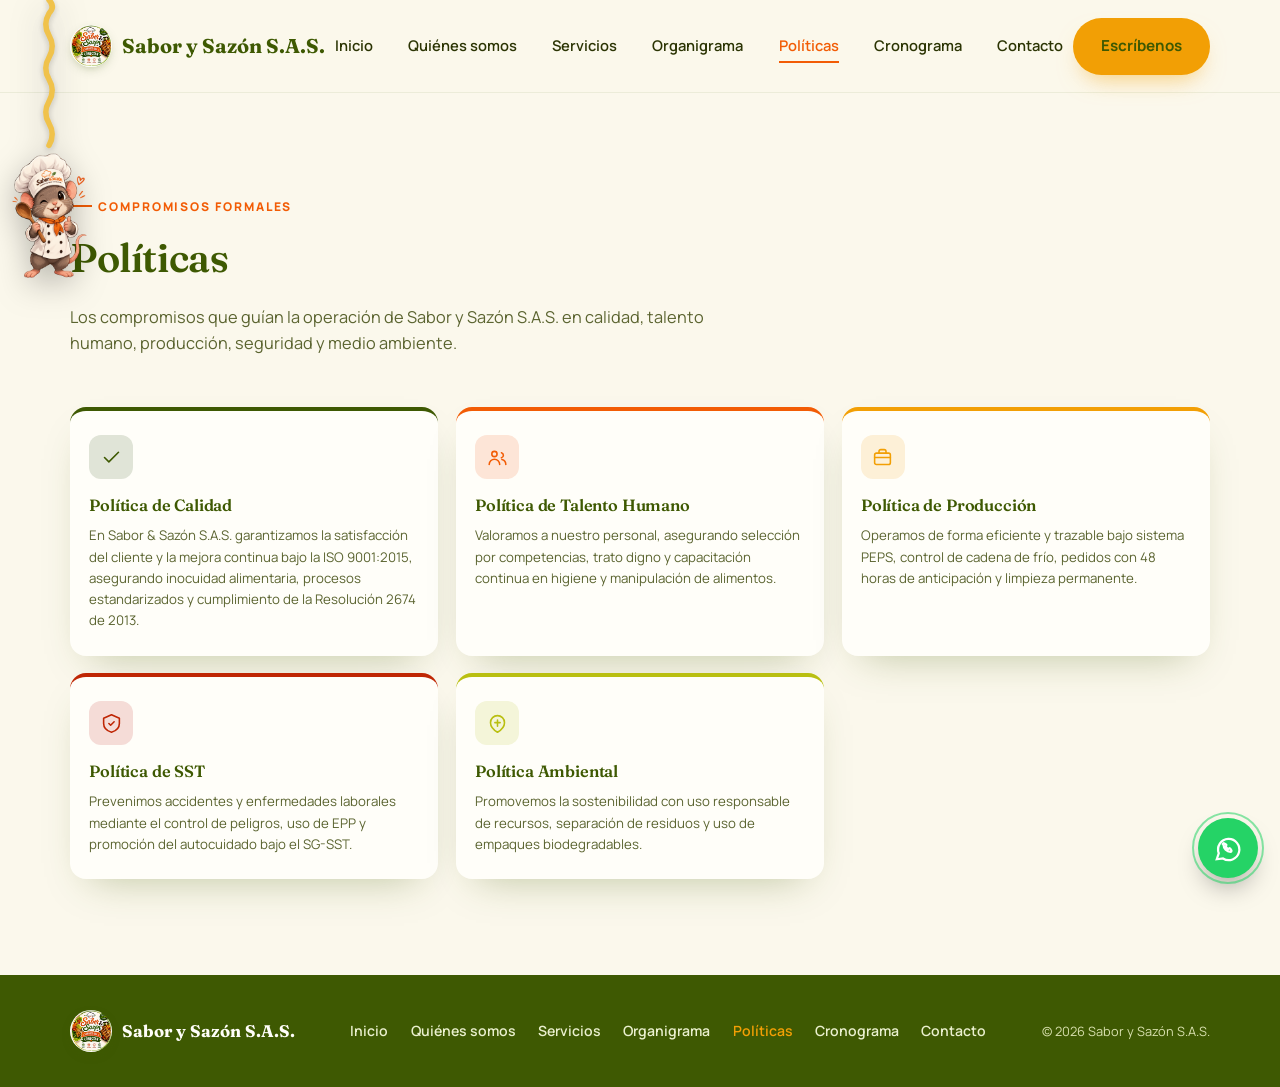
<file: politicas.html>
<!DOCTYPE html>
<html lang="es">
<head>
<meta charset="UTF-8">
<meta name="viewport" content="width=device-width, initial-scale=1.0">
<title>Políticas — Sabor y Sazón S.A.S.</title>
<meta name="description" content="Políticas de Calidad, Talento Humano, Producción, Seguridad y Salud en el Trabajo, y Ambiental de Sabor y Sazón S.A.S.">
<link rel="icon" type="image/jpeg" href="logo.jpeg">
<link rel="preconnect" href="https://fonts.googleapis.com">
<link rel="preconnect" href="https://fonts.gstatic.com" crossorigin>
<link href="https://fonts.googleapis.com/css2?family=Fraunces:opsz,wght@9..144,400;9..144,500;9..144,600;9..144,700&family=Manrope:wght@400;500;600;700;800&display=swap" rel="stylesheet">
<link rel="stylesheet" href="styles.css">
</head>
<body>
<div class="barra-progreso" id="barraProgreso"></div>

<header class="nav">
  <div class="contenedor nav-inner">
    <a href="index.html" class="logo"><img src="logo.jpeg" alt="Sabor y Sazón S.A.S." class="logo-img">Sabor y Sazón S.A.S.</a>
    <nav class="nav-links">
      <a href="index.html">Inicio</a>
      <a href="quienes-somos.html">Quiénes somos</a>
      <a href="servicios.html">Servicios</a>
      <a href="organigrama.html">Organigrama</a>
      <a href="politicas.html" class="actual">Políticas</a>
      <a href="https://docs.google.com/spreadsheets/d/1b56hkMmD1QkaJpDe_P7QhkHKZt-CaS12/edit?usp=sharing&ouid=116970334798780749436&rtpof=true&sd=true" target="_blank" rel="noopener">Cronograma</a>
      <a href="contacto.html">Contacto</a>
    </nav>
    <a href="contacto.html" class="boton boton-solido nav-cta">Escríbenos</a>
    <button class="menu-btn" id="menuBtn" aria-label="Abrir menú"><span></span><span></span><span></span></button>
  </div>
  <div class="contenedor" id="menu-movil">
    <a href="index.html">Inicio</a>
    <a href="quienes-somos.html">Quiénes somos</a>
    <a href="servicios.html">Servicios</a>
    <a href="organigrama.html">Organigrama</a>
    <a href="politicas.html" class="actual">Políticas</a>
      <a href="https://docs.google.com/spreadsheets/d/1b56hkMmD1QkaJpDe_P7QhkHKZt-CaS12/edit?usp=sharing&ouid=116970334798780749436&rtpof=true&sd=true" target="_blank" rel="noopener">Cronograma</a>
      <a href="contacto.html">Contacto</a>
  </div>
</header>

<section id="politicas">
  <div class="contenedor">
    <div class="encabezado-seccion reveal">
      <span class="eyebrow">Compromisos formales</span>
      <h2>Políticas</h2>
      <p>Los compromisos que guían la operación de Sabor y Sazón S.A.S. en calidad, talento humano, producción, seguridad y medio ambiente.</p>
    </div>

    <div class="grid-valores">
      <div class="tarjeta-valor reveal" style="--acento-valor:var(--verde-oscuro)">
        <div class="icono-valor"><svg viewBox="0 0 24 24" fill="none" stroke-width="1.8" stroke-linecap="round" stroke-linejoin="round"><path d="M20 6 9 17l-5-5"/></svg></div>
        <h4>Política de Calidad</h4>
        <p>En Sabor & Sazón S.A.S. garantizamos la satisfacción del cliente y la mejora continua bajo la ISO 9001:2015, asegurando inocuidad alimentaria, procesos estandarizados y cumplimiento de la Resolución 2674 de 2013.</p>
      </div>
      <div class="tarjeta-valor reveal" style="--acento-valor:var(--naranja)">
        <div class="icono-valor"><svg viewBox="0 0 24 24" fill="none" stroke-width="1.8" stroke-linecap="round" stroke-linejoin="round"><circle cx="8.5" cy="8" r="3"/><path d="M2.5 20c0-3.3 2.7-6 6-6s6 2.7 6 6"/><path d="M16.5 6.5a3 3 0 0 1 0 5.8M21.5 20c0-2.8-2-5-4.5-5.7"/></svg></div>
        <h4>Política de Talento Humano</h4>
        <p>Valoramos a nuestro personal, asegurando selección por competencias, trato digno y capacitación continua en higiene y manipulación de alimentos.</p>
      </div>
      <div class="tarjeta-valor reveal" style="--acento-valor:var(--dorado)">
        <div class="icono-valor"><svg viewBox="0 0 24 24" fill="none" stroke-width="1.8" stroke-linecap="round" stroke-linejoin="round"><rect x="3" y="7" width="18" height="13" rx="2"/><path d="M8 7V5a2 2 0 0 1 2-2h4a2 2 0 0 1 2 2v2M3 12h18"/></svg></div>
        <h4>Política de Producción</h4>
        <p>Operamos de forma eficiente y trazable bajo sistema PEPS, control de cadena de frío, pedidos con 48 horas de anticipación y limpieza permanente.</p>
      </div>
      <div class="tarjeta-valor reveal" style="--acento-valor:var(--teja)">
        <div class="icono-valor"><svg viewBox="0 0 24 24" fill="none" stroke-width="1.8" stroke-linecap="round" stroke-linejoin="round"><path d="M12 2 3 6v6c0 5 4 8.5 9 10 5-1.5 9-5 9-10V6z"/><path d="M9 12l2 2 4-4"/></svg></div>
        <h4>Política de SST</h4>
        <p>Prevenimos accidentes y enfermedades laborales mediante el control de peligros, uso de EPP y promoción del autocuidado bajo el SG-SST.</p>
      </div>
      <div class="tarjeta-valor reveal" style="--acento-valor:var(--verde-lima)">
        <div class="icono-valor"><svg viewBox="0 0 24 24" fill="none" stroke-width="1.8" stroke-linecap="round" stroke-linejoin="round"><path d="M12 22c-4-2.5-8-6-8-11a8 8 0 0 1 16 0c0 5-4 8.5-8 11Z"/><path d="M12 8v7M9 11h6"/></svg></div>
        <h4>Política Ambiental</h4>
        <p>Promovemos la sostenibilidad con uso responsable de recursos, separación de residuos y uso de empaques biodegradables.</p>
      </div>
    </div>
  </div>
</section>

<footer class="pie-ligero">
  <div class="contenedor pie-ligero-inner">
    <a href="index.html" class="logo"><img src="logo.jpeg" alt="Sabor y Sazón S.A.S." class="logo-img">Sabor y Sazón S.A.S.</a>
    <nav class="pie-ligero-links">
      <a href="index.html">Inicio</a>
      <a href="quienes-somos.html">Quiénes somos</a>
      <a href="servicios.html">Servicios</a>
      <a href="organigrama.html">Organigrama</a>
      <a href="politicas.html" class="actual">Políticas</a>
      <a href="https://docs.google.com/spreadsheets/d/1b56hkMmD1QkaJpDe_P7QhkHKZt-CaS12/edit?usp=sharing&ouid=116970334798780749436&rtpof=true&sd=true" target="_blank" rel="noopener">Cronograma</a>
      <a href="contacto.html">Contacto</a>
    </nav>
    <span class="pie-ligero-copy">© 2026 Sabor y Sazón S.A.S.</span>
  </div>
</footer>

<a class="whatsapp-flotante" href="https://wa.me/573125788604?text=Hola%20Sabor%20y%20Saz%C3%B3n%2C%20quiero%20m%C3%A1s%20informaci%C3%B3n" target="_blank" rel="noopener" aria-label="Chatea por WhatsApp">
  <svg viewBox="0 0 24 24" fill="none" stroke-width="1.8"><path d="M3 21l1.6-4.8A8.5 8.5 0 1 1 8 20.4z"/><path d="M8.5 9.5c0 3 2.5 5.5 5.5 5.5.6 0 1-.6.7-1.1l-.9-1.4c-.2-.3-.6-.4-.9-.2l-.7.4a4 4 0 0 1-2-2l.4-.7c.2-.3.1-.7-.2-.9L9 8.3c-.5-.3-1.1.1-1.1.7Z"/></svg>
</a>

<div class="mascota-flotante" id="mascotaFlotante" aria-hidden="true">
  <svg class="fideo-svg" id="fideoSvg" viewBox="0 0 24 1" preserveAspectRatio="none">
    <path id="fideoPath" d=""/>
  </svg>
  <img src="mascota.png" alt="">
</div>

<script src="script.js"></script>

</body>
</html>
</file>
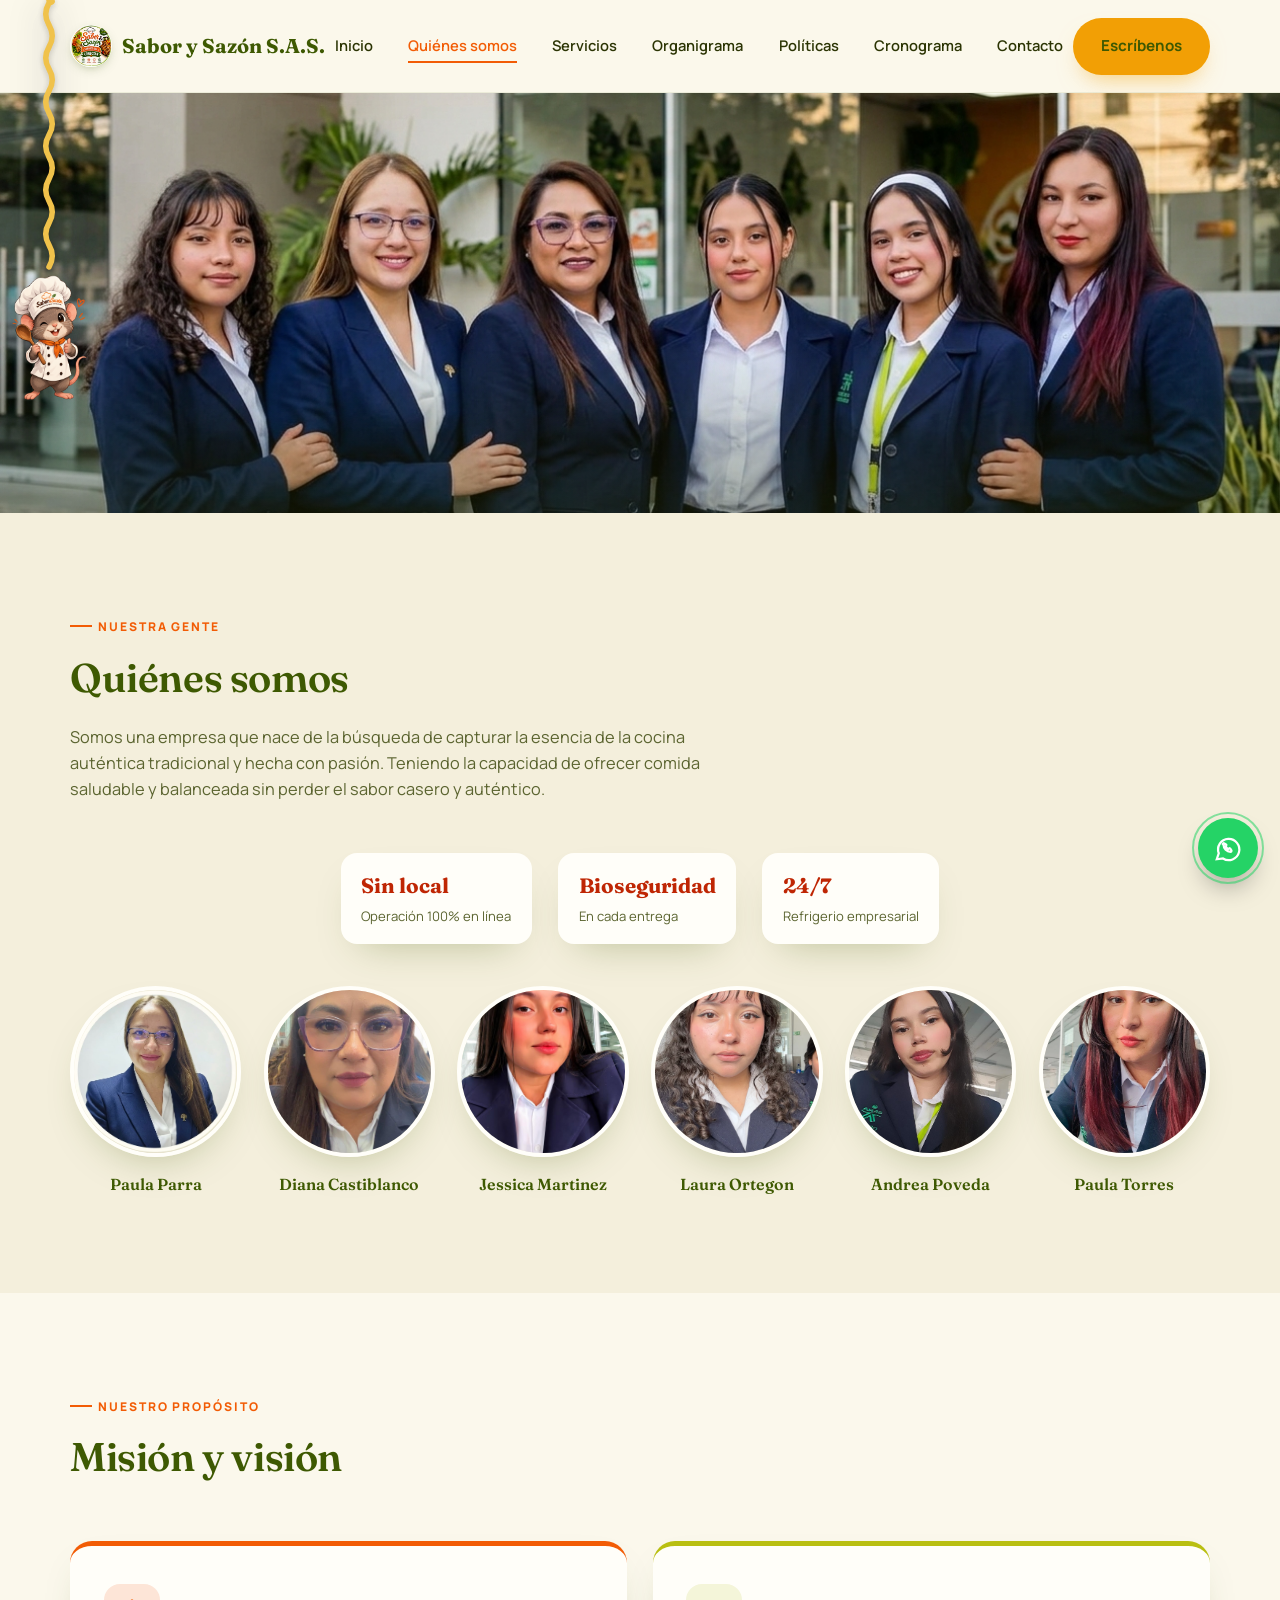
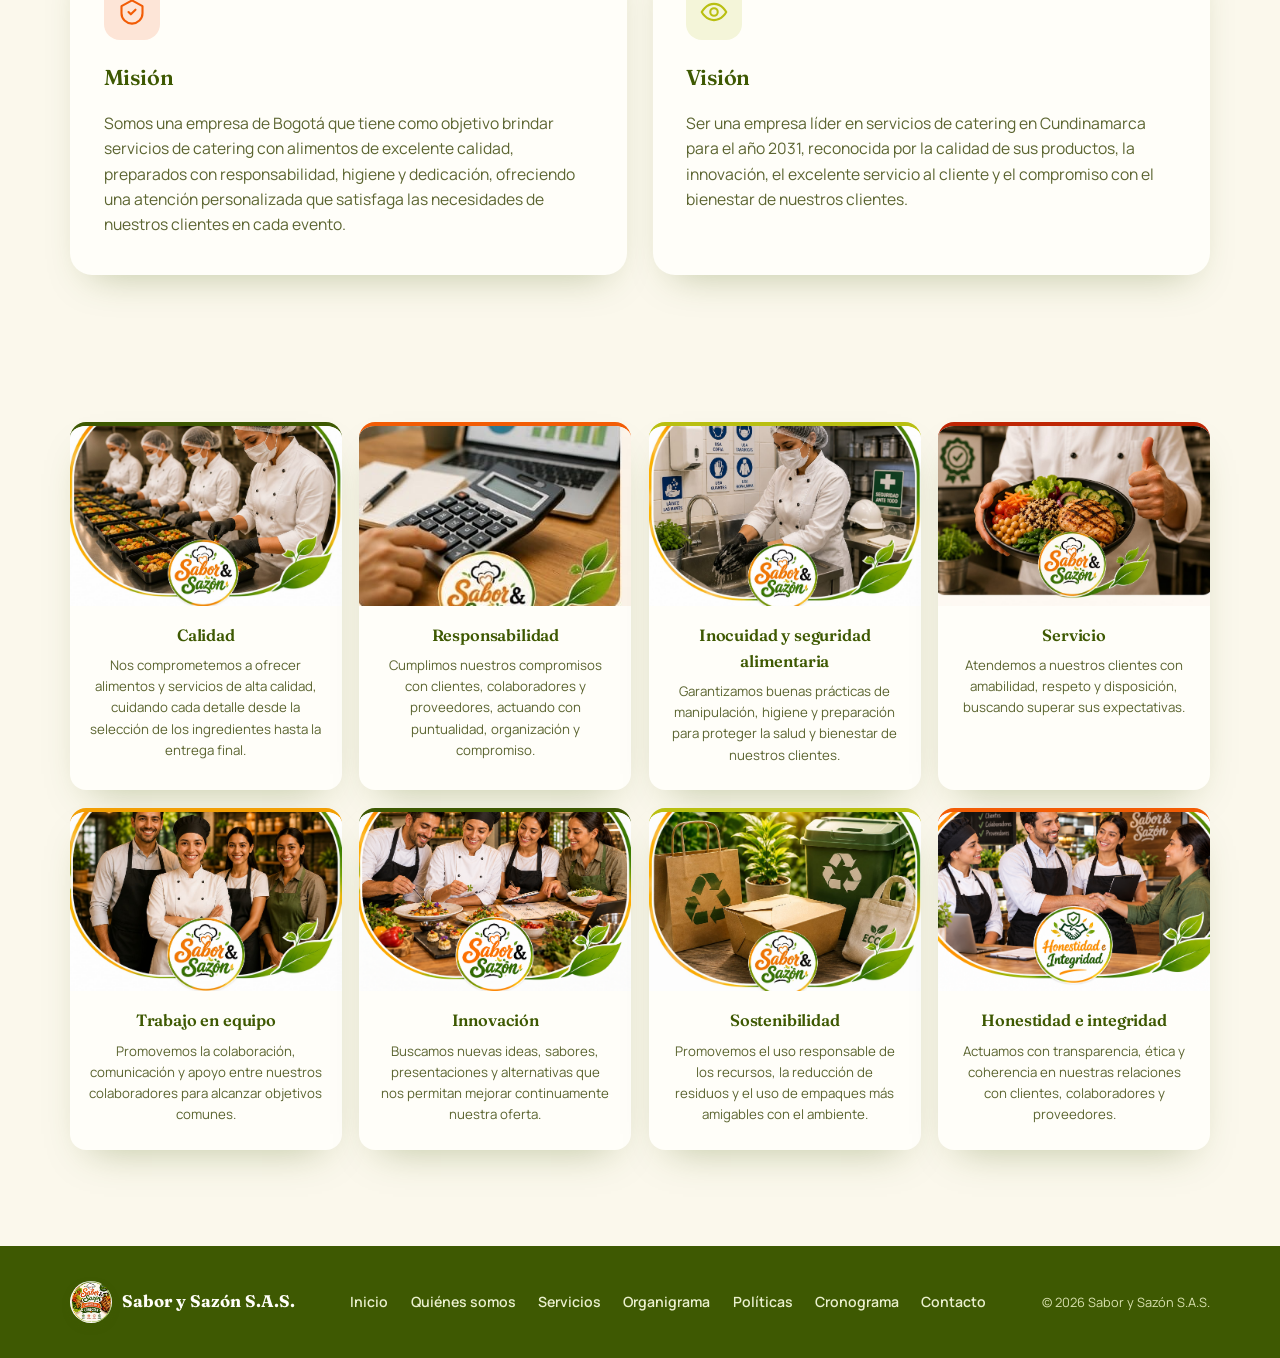
<file: quienes-somos.html>
<!DOCTYPE html>
<html lang="es">
<head>
<meta charset="UTF-8">
<meta name="viewport" content="width=device-width, initial-scale=1.0">
<title>Quiénes somos — Sabor y Sazón S.A.S.</title>
<meta name="description" content="Conoce el equipo, la misión, visión y valores de Sabor y Sazón S.A.S.">
<link rel="icon" type="image/jpeg" href="logo.jpeg">
<link rel="preconnect" href="https://fonts.googleapis.com">
<link rel="preconnect" href="https://fonts.gstatic.com" crossorigin>
<link href="https://fonts.googleapis.com/css2?family=Fraunces:opsz,wght@9..144,400;9..144,500;9..144,600;9..144,700&family=Manrope:wght@400;500;600;700;800&display=swap" rel="stylesheet">
<link rel="stylesheet" href="styles.css">
</head>
<body>
<div class="barra-progreso" id="barraProgreso"></div>

<header class="nav">
  <div class="contenedor nav-inner">
    <a href="index.html" class="logo"><img src="logo.jpeg" alt="Sabor y Sazón S.A.S." class="logo-img">Sabor y Sazón S.A.S.</a>
    <nav class="nav-links">
      <a href="index.html">Inicio</a>
      <a href="quienes-somos.html" class="actual">Quiénes somos</a>
      <a href="servicios.html">Servicios</a>
      <a href="organigrama.html">Organigrama</a>
      <a href="politicas.html">Políticas</a>
      <a href="https://docs.google.com/spreadsheets/d/1
      <a href="https://docs.google.com/spreadsheets/d/1b56hkMmD1QkaJpDe_P7QhkHKZt-CaS12/edit?usp=sharing&ouid=116970334798780749436&rtpof=true&sd=true" target="_blank" rel="noopener">Cronograma</a>
      <a href="contacto.html">Contacto</a>
    </nav>
    <a href="contacto.html" class="boton boton-solido nav-cta">Escríbenos</a>
    <button class="menu-btn" id="menuBtn" aria-label="Abrir menú"><span></span><span></span><span></span></button>
  </div>
  <div class="contenedor" id="menu-movil">
    <a href="index.html">Inicio</a>
    <a href="quienes-somos.html" class="actual">Quiénes somos</a>
    <a href="servicios.html">Servicios</a>
    <a href="organigrama.html">Organigrama</a>
    <a href="politicas.html">Políticas</a>
    <a href="https://docs.google.com/spreadsheets/d/1b56hkMmD1QkaJpDe_P7QhkHKZt-CaS12/edit?usp=sharing&ouid=108665710890729608953&rtpof=true&sd=true" class="enlace-excel" target="_blank" rel="noopener"><svg viewBox="0 0 24 24" fill="none" stroke="currentColor" stroke-width="1.8" stroke-linecap="round" stroke-linejoin="round" aria-hidden="true"><rect x="3" y="3" width="18" height="18" rx="3"/><path d="M3 9h18M3 15h18M9 3v18"/></svg>Excel</a>
      <a href="https://docs.google.com/spreadsheets/d/1b56hkMmD1QkaJpDe_P7QhkHKZt-CaS12/edit?usp=sharing&ouid=116970334798780749436&rtpof=true&sd=true" target="_blank" rel="noopener">Cronograma</a>
      <a href="contacto.html">Contacto</a>
  </div>
</header>

<div class="banner-pagina">
  <img src="quienes-somos-banner.jpg" alt="Equipo de Sabor y Sazón S.A.S. frente a la sede de la empresa">
</div>

<section id="quienes-somos">
  <div class="contenedor">
    <div class="encabezado-seccion reveal">
      <span class="eyebrow">Nuestra gente</span>
      <h2>Quiénes somos</h2>
      <p>Somos una empresa que nace de la búsqueda de capturar la esencia de la cocina auténtica tradicional y hecha con pasión. Teniendo la capacidad de ofrecer comida saludable y balanceada sin perder el sabor casero y auténtico.</p>
    </div>

    <div class="stats-mini reveal" style="justify-content:center;margin-bottom:2.6rem;">
      <div class="stat-mini"><b>Sin local</b><span>Operación 100% en línea</span></div>
      <div class="stat-mini"><b>Bioseguridad</b><span>En cada entrega</span></div>
      <div class="stat-mini"><b>24/7</b><span>Refrigerio empresarial</span></div>
    </div>

    <div class="grid-equipo reveal">
      <div class="tarjeta-integrante">
        <div class="foto-integrante"><img src="equipo-1.jpeg" alt="Integrante del equipo Sabor y Sazón S.A.S." loading="lazy"></div>
        <p class="nombre-integrante">Paula Parra</p>
      </div>
      <div class="tarjeta-integrante">
        <div class="foto-integrante"><img src="equipo-2.jpeg" alt="Integrante del equipo Sabor y Sazón S.A.S." loading="lazy"></div>
        <p class="nombre-integrante">Diana Castiblanco</p>
      </div>
      <div class="tarjeta-integrante">
        <div class="foto-integrante"><img src="equipo-3.jpeg" alt="Integrante del equipo Sabor y Sazón S.A.S." loading="lazy"></div>
        <p class="nombre-integrante">Jessica Martinez</p>
      </div>
      <div class="tarjeta-integrante">
        <div class="foto-integrante"><img src="equipo-4.jpeg" alt="Integrante del equipo Sabor y Sazón S.A.S." loading="lazy"></div>
        <p class="nombre-integrante">Laura Ortegon</p>
      </div>
      <div class="tarjeta-integrante">
        <div class="foto-integrante"><img src="equipo-5.jpeg" alt="Integrante del equipo Sabor y Sazón S.A.S." loading="lazy"></div>
        <p class="nombre-integrante">Andrea Poveda</p>
      </div>
      <div class="tarjeta-integrante">
        <div class="foto-integrante"><img src="equipo-6.jpeg" alt="Integrante del equipo Sabor y Sazón S.A.S." loading="lazy"></div>
        <p class="nombre-integrante">Paula Torres</p>
      </div>
    </div>
  </div>
</section>

<section id="mision-vision">
  <div class="contenedor">
    <div class="encabezado-seccion reveal">
      <span class="eyebrow">Nuestro propósito</span>
      <h2>Misión y visión</h2>
    </div>

    <div class="mv-grid">
      <div class="tarjeta-mv reveal" style="--acento-mv:var(--naranja)">
        <div class="icono-mv">
          <svg viewBox="0 0 24 24" fill="none" stroke-width="1.8" stroke-linecap="round" stroke-linejoin="round">
            <path d="M12 2 3 7v6c0 5 4 8.5 9 9 5-.5 9-4 9-9V7z"/><path d="M9 12l2 2 4-4"/>
          </svg>
        </div>
        <h3>Misión</h3>
        <p>Somos una empresa de Bogotá que tiene como objetivo brindar servicios de catering con alimentos de excelente calidad, preparados con responsabilidad, higiene y dedicación, ofreciendo una atención personalizada que satisfaga las necesidades de nuestros clientes en cada evento.</p>
      </div>

      <div class="tarjeta-mv reveal" style="--acento-mv:var(--verde-lima)">
        <div class="icono-mv">
          <svg viewBox="0 0 24 24" fill="none" stroke-width="1.8" stroke-linecap="round" stroke-linejoin="round">
            <path d="M1.5 12S5 5 12 5s10.5 7 10.5 7-3.5 7-10.5 7S1.5 12 1.5 12Z"/><circle cx="12" cy="12" r="3.2"/>
          </svg>
        </div>
        <h3>Visión</h3>
        <p>Ser una empresa líder en servicios de catering en Cundinamarca para el año 2031, reconocida por la calidad de sus productos, la innovación, el excelente servicio al cliente y el compromiso con el bienestar de nuestros clientes.</p>
      </div>
    </div>

    <div class="valores-encabezado reveal">
      <span class="eyebrow" style="justify-content:center;">Nuestros principios</span>
      <h3>Valores organizacionales</h3>
    </div>

    <div class="grid-valores reveal">
      <div class="tarjeta-valor" style="--acento-valor:var(--verde-oscuro)">
        <div class="foto-valor"><img src="valor-calidad.jpg" alt="Preparación de alimentos con altos estándares de calidad" loading="lazy"></div>
        <h4>Calidad</h4>
        <p>Nos comprometemos a ofrecer alimentos y servicios de alta calidad, cuidando cada detalle desde la selección de los ingredientes hasta la entrega final.</p>
      </div>
      <div class="tarjeta-valor" style="--acento-valor:var(--naranja)">
        <div class="foto-valor"><img src="valor-responsabilidad.jpg" alt="Gestión organizada y responsable de la operación" loading="lazy"></div>
        <h4>Responsabilidad</h4>
        <p>Cumplimos nuestros compromisos con clientes, colaboradores y proveedores, actuando con puntualidad, organización y compromiso.</p>
      </div>
      <div class="tarjeta-valor" style="--acento-valor:var(--verde-lima)">
        <div class="foto-valor"><img src="valor-inocuidad.jpg" alt="Protocolos de higiene y manipulación segura de alimentos" loading="lazy"></div>
        <h4>Inocuidad y seguridad alimentaria</h4>
        <p>Garantizamos buenas prácticas de manipulación, higiene y preparación para proteger la salud y bienestar de nuestros clientes.</p>
      </div>
      <div class="tarjeta-valor" style="--acento-valor:var(--teja)">
        <div class="foto-valor"><img src="valor-servicio.jpg" alt="Comida saludable entregada con satisfacción garantizada" loading="lazy"></div>
        <h4>Servicio</h4>
        <p>Atendemos a nuestros clientes con amabilidad, respeto y disposición, buscando superar sus expectativas.</p>
      </div>
      <div class="tarjeta-valor" style="--acento-valor:var(--dorado)">
        <div class="foto-valor"><img src="valor-equipo.jpg" alt="Equipo de Sabor y Sazón S.A.S. trabajando en conjunto" loading="lazy"></div>
        <h4>Trabajo en equipo</h4>
        <p>Promovemos la colaboración, comunicación y apoyo entre nuestros colaboradores para alcanzar objetivos comunes.</p>
      </div>
      <div class="tarjeta-valor" style="--acento-valor:var(--verde-oscuro)">
        <div class="foto-valor"><img src="valor-innovacion.png" alt="Equipo de Sabor y Sazón S.A.S. creando nuevas presentaciones de platos" loading="lazy"></div>
        <h4>Innovación</h4>
        <p>Buscamos nuevas ideas, sabores, presentaciones y alternativas que nos permitan mejorar continuamente nuestra oferta.</p>
      </div>
      <div class="tarjeta-valor" style="--acento-valor:var(--verde-lima)">
        <div class="foto-valor"><img src="valor-sostenibilidad.jpg" alt="Empaques biodegradables y uso responsable de recursos" loading="lazy"></div>
        <h4>Sostenibilidad</h4>
        <p>Promovemos el uso responsable de los recursos, la reducción de residuos y el uso de empaques más amigables con el ambiente.</p>
      </div>
      <div class="tarjeta-valor" style="--acento-valor:var(--naranja)">
        <div class="foto-valor"><img src="valor-honestidad.png" alt="Acuerdo de confianza entre el equipo de Sabor y Sazón S.A.S. y un cliente" loading="lazy"></div>
        <h4>Honestidad e integridad</h4>
        <p>Actuamos con transparencia, ética y coherencia en nuestras relaciones con clientes, colaboradores y proveedores.</p>
      </div>
    </div>
  </div>
</section>

<footer class="pie-ligero">
  <div class="contenedor pie-ligero-inner">
    <a href="index.html" class="logo"><img src="logo.jpeg" alt="Sabor y Sazón S.A.S." class="logo-img">Sabor y Sazón S.A.S.</a>
    <nav class="pie-ligero-links">
      <a href="index.html">Inicio</a>
      <a href="quienes-somos.html">Quiénes somos</a>
      <a href="servicios.html">Servicios</a>
      <a href="organigrama.html">Organigrama</a>
      <a href="politicas.html">Políticas</a>
      <a href="https://docs.google.com/spreadsheets/d/1b56hkMmD1QkaJpDe_P7QhkHKZt-CaS12/edit?usp=sharing&ouid=116970334798780749436&rtpof=true&sd=true" target="_blank" rel="noopener">Cronograma</a>
      <a href="contacto.html">Contacto</a>
    </nav>
    <span class="pie-ligero-copy">© 2026 Sabor y Sazón S.A.S.</span>
  </div>
</footer>

<a class="whatsapp-flotante" href="https://wa.me/573125788604?text=Hola%20Sabor%20y%20Saz%C3%B3n%2C%20quiero%20m%C3%A1s%20informaci%C3%B3n" target="_blank" rel="noopener" aria-label="Chatea por WhatsApp">
  <svg viewBox="0 0 24 24" fill="none" stroke-width="1.8"><path d="M3 21l1.6-4.8A8.5 8.5 0 1 1 8 20.4z"/><path d="M8.5 9.5c0 3 2.5 5.5 5.5 5.5.6 0 1-.6.7-1.1l-.9-1.4c-.2-.3-.6-.4-.9-.2l-.7.4a4 4 0 0 1-2-2l.4-.7c.2-.3.1-.7-.2-.9L9 8.3c-.5-.3-1.1.1-1.1.7Z"/></svg>
</a>

<div class="mascota-flotante" id="mascotaFlotante" aria-hidden="true">
  <svg class="fideo-svg" id="fideoSvg" viewBox="0 0 24 1" preserveAspectRatio="none">
    <path id="fideoPath" d=""/>
  </svg>
  <img src="mascota.png" alt="">
</div>

<script src="script.js"></script>

</body>
</html>
</file>
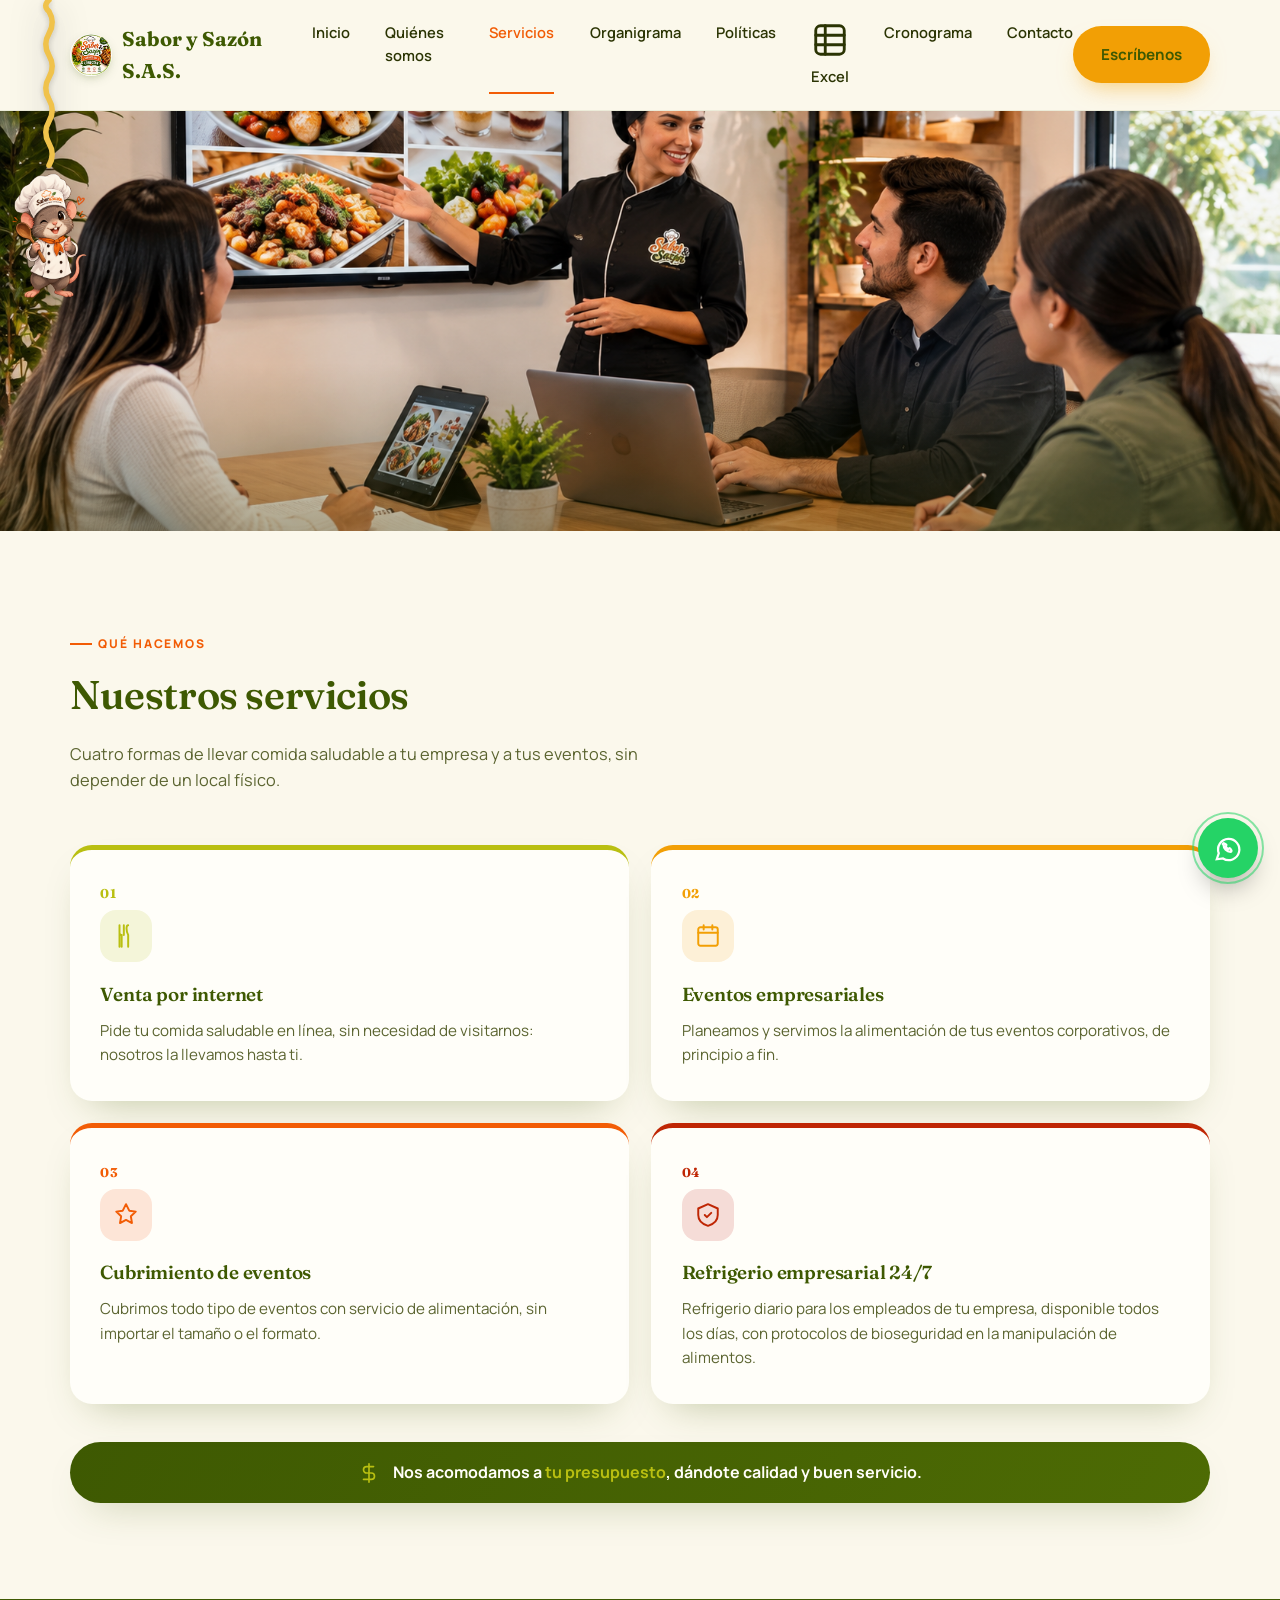
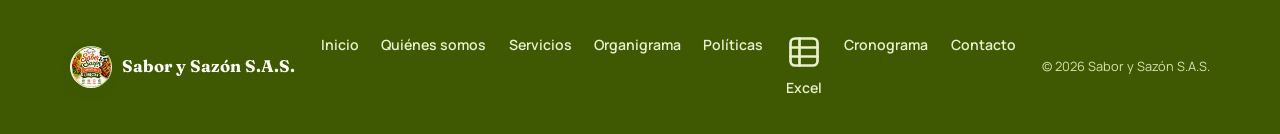
<file: servicios (1)(1)_con_cronograma.html>
<!DOCTYPE html>
<html lang="es">
<head>
<meta charset="UTF-8">
<meta name="viewport" content="width=device-width, initial-scale=1.0">
<title>Servicios — Sabor y Sazón S.A.S.</title>
<meta name="description" content="Venta por internet, eventos empresariales, cubrimiento de eventos y refrigerio empresarial 24/7 con Sabor y Sazón S.A.S.">
<link rel="icon" type="image/jpeg" href="logo.jpeg">
<link rel="preconnect" href="https://fonts.googleapis.com">
<link rel="preconnect" href="https://fonts.gstatic.com" crossorigin>
<link href="https://fonts.googleapis.com/css2?family=Fraunces:opsz,wght@9..144,400;9..144,500;9..144,600;9..144,700&family=Manrope:wght@400;500;600;700;800&display=swap" rel="stylesheet">
<link rel="stylesheet" href="styles.css">
</head>
<body>
<div class="barra-progreso" id="barraProgreso"></div>

<header class="nav">
  <div class="contenedor nav-inner">
    <a href="index.html" class="logo"><img src="logo.jpeg" alt="Sabor y Sazón S.A.S." class="logo-img">Sabor y Sazón S.A.S.</a>
    <nav class="nav-links">
      <a href="index.html">Inicio</a>
      <a href="quienes-somos.html">Quiénes somos</a>
      <a href="servicios.html" class="actual">Servicios</a>
      <a href="organigrama.html">Organigrama</a>
      <a href="politicas.html">Políticas</a>
      <a href="https://docs.google.com/spreadsheets/d/1b56hkMmD1QkaJpDe_P7QhkHKZt-CaS12/edit?usp=sharing&ouid=108665710890729608953&rtpof=true&sd=true" class="enlace-excel" target="_blank" rel="noopener"><svg viewBox="0 0 24 24" fill="none" stroke="currentColor" stroke-width="1.8" stroke-linecap="round" stroke-linejoin="round" aria-hidden="true"><rect x="3" y="3" width="18" height="18" rx="3"/><path d="M3 9h18M3 15h18M9 3v18"/></svg>Excel</a>
      <a href="https://docs.google.com/spreadsheets/d/1b56hkMmD1QkaJpDe_P7QhkHKZt-CaS12/edit?usp=sharing&ouid=116970334798780749436&rtpof=true&sd=true" target="_blank" rel="noopener">Cronograma</a>
      <a href="contacto.html">Contacto</a>
    </nav>
    <a href="contacto.html" class="boton boton-solido nav-cta">Escríbenos</a>
    <button class="menu-btn" id="menuBtn" aria-label="Abrir menú"><span></span><span></span><span></span></button>
  </div>
  <div class="contenedor" id="menu-movil">
    <a href="index.html">Inicio</a>
    <a href="quienes-somos.html">Quiénes somos</a>
    <a href="servicios.html" class="actual">Servicios</a>
    <a href="organigrama.html">Organigrama</a>
    <a href="politicas.html">Políticas</a>
    <a href="https://docs.google.com/spreadsheets/d/1b56hkMmD1QkaJpDe_P7QhkHKZt-CaS12/edit?usp=sharing&ouid=108665710890729608953&rtpof=true&sd=true" class="enlace-excel" target="_blank" rel="noopener"><svg viewBox="0 0 24 24" fill="none" stroke="currentColor" stroke-width="1.8" stroke-linecap="round" stroke-linejoin="round" aria-hidden="true"><rect x="3" y="3" width="18" height="18" rx="3"/><path d="M3 9h18M3 15h18M9 3v18"/></svg>Excel</a>
      <a href="https://docs.google.com/spreadsheets/d/1b56hkMmD1QkaJpDe_P7QhkHKZt-CaS12/edit?usp=sharing&ouid=116970334798780749436&rtpof=true&sd=true" target="_blank" rel="noopener">Cronograma</a>
      <a href="contacto.html">Contacto</a>
  </div>
</header>

<div class="banner-pagina">
  <img src="servicios-banner.png" alt="Equipo de Sabor y Sazón S.A.S. presentando su propuesta de catering a clientes empresariales">
</div>

<section id="servicios">
  <div class="contenedor">
    <div class="encabezado-seccion reveal">
      <span class="eyebrow">Qué hacemos</span>
      <h2>Nuestros servicios</h2>
      <p>Cuatro formas de llevar comida saludable a tu empresa y a tus eventos, sin depender de un local físico.</p>
    </div>

    <div class="grid-servicios">
      <div class="tarjeta-servicio reveal" style="--acento:var(--verde-lima)">
        <span class="num">01</span>
        <div class="icono">
          <svg viewBox="0 0 24 24" fill="none" stroke-width="1.8" stroke-linecap="round" stroke-linejoin="round">
            <path d="M6 2v7a2 2 0 0 0 2 2v11M6 2v20M10 2v9M14 2c-2 0-2 5 0 9v11"/>
          </svg>
        </div>
        <h3>Venta por internet</h3>
        <p>Pide tu comida saludable en línea, sin necesidad de visitarnos: nosotros la llevamos hasta ti.</p>
      </div>

      <div class="tarjeta-servicio reveal" style="--acento:var(--dorado)">
        <span class="num">02</span>
        <div class="icono">
          <svg viewBox="0 0 24 24" fill="none" stroke-width="1.8" stroke-linecap="round" stroke-linejoin="round">
            <rect x="3" y="4" width="18" height="17" rx="2"/><path d="M3 9h18M8 2v4M16 2v4"/>
          </svg>
        </div>
        <h3>Eventos empresariales</h3>
        <p>Planeamos y servimos la alimentación de tus eventos corporativos, de principio a fin.</p>
      </div>

      <div class="tarjeta-servicio reveal" style="--acento:var(--naranja)">
        <span class="num">03</span>
        <div class="icono">
          <svg viewBox="0 0 24 24" fill="none" stroke-width="1.8" stroke-linecap="round" stroke-linejoin="round">
            <path d="M12 2l3 6 6 .9-4.5 4.3 1 6.2L12 16.5 6.5 19.4l1-6.2L3 8.9 9 8z"/>
          </svg>
        </div>
        <h3>Cubrimiento de eventos</h3>
        <p>Cubrimos todo tipo de eventos con servicio de alimentación, sin importar el tamaño o el formato.</p>
      </div>

      <div class="tarjeta-servicio reveal" style="--acento:var(--teja)">
        <span class="num">04</span>
        <div class="icono">
          <svg viewBox="0 0 24 24" fill="none" stroke-width="1.8" stroke-linecap="round" stroke-linejoin="round">
            <path d="M12 2 3 6v6c0 5 4 8.5 9 10 5-1.5 9-5 9-10V6z"/><path d="M9 12l2 2 4-4"/>
          </svg>
        </div>
        <h3>Refrigerio empresarial 24/7</h3>
        <p>Refrigerio diario para los empleados de tu empresa, disponible todos los días, con protocolos de bioseguridad en la manipulación de alimentos.</p>
      </div>
    </div>

    <div class="banner-presupuesto reveal">
      <svg viewBox="0 0 24 24" fill="none" stroke-width="1.8" stroke-linecap="round" stroke-linejoin="round"><path d="M12 2v20M17 5H9.5a3.5 3.5 0 0 0 0 7h5a3.5 3.5 0 0 1 0 7H6"/></svg>
      <p>Nos acomodamos a <span>tu presupuesto</span>, dándote calidad y buen servicio.</p>
    </div>
  </div>
</section>

<footer class="pie-ligero">
  <div class="contenedor pie-ligero-inner">
    <a href="index.html" class="logo"><img src="logo.jpeg" alt="Sabor y Sazón S.A.S." class="logo-img">Sabor y Sazón S.A.S.</a>
    <nav class="pie-ligero-links">
      <a href="index.html">Inicio</a>
      <a href="quienes-somos.html">Quiénes somos</a>
      <a href="servicios.html">Servicios</a>
      <a href="organigrama.html">Organigrama</a>
      <a href="politicas.html">Políticas</a>
      <a href="https://docs.google.com/spreadsheets/d/1b56hkMmD1QkaJpDe_P7QhkHKZt-CaS12/edit?usp=sharing&ouid=108665710890729608953&rtpof=true&sd=true" class="enlace-excel" target="_blank" rel="noopener"><svg viewBox="0 0 24 24" fill="none" stroke="currentColor" stroke-width="1.8" stroke-linecap="round" stroke-linejoin="round" aria-hidden="true"><rect x="3" y="3" width="18" height="18" rx="3"/><path d="M3 9h18M3 15h18M9 3v18"/></svg>Excel</a>
      <a href="https://docs.google.com/spreadsheets/d/1b56hkMmD1QkaJpDe_P7QhkHKZt-CaS12/edit?usp=sharing&ouid=116970334798780749436&rtpof=true&sd=true" target="_blank" rel="noopener">Cronograma</a>
      <a href="contacto.html">Contacto</a>
    </nav>
    <span class="pie-ligero-copy">© 2026 Sabor y Sazón S.A.S.</span>
  </div>
</footer>

<a class="whatsapp-flotante" href="https://wa.me/573125788604?text=Hola%20Sabor%20y%20Saz%C3%B3n%2C%20quiero%20m%C3%A1s%20informaci%C3%B3n" target="_blank" rel="noopener" aria-label="Chatea por WhatsApp">
  <svg viewBox="0 0 24 24" fill="none" stroke-width="1.8"><path d="M3 21l1.6-4.8A8.5 8.5 0 1 1 8 20.4z"/><path d="M8.5 9.5c0 3 2.5 5.5 5.5 5.5.6 0 1-.6.7-1.1l-.9-1.4c-.2-.3-.6-.4-.9-.2l-.7.4a4 4 0 0 1-2-2l.4-.7c.2-.3.1-.7-.2-.9L9 8.3c-.5-.3-1.1.1-1.1.7Z"/></svg>
</a>

<div class="mascota-flotante" id="mascotaFlotante" aria-hidden="true">
  <svg class="fideo-svg" id="fideoSvg" viewBox="0 0 24 1" preserveAspectRatio="none">
    <path id="fideoPath" d=""/>
  </svg>
  <img src="mascota.png" alt="">
</div>

<script src="script.js"></script>

</body>
</html>
</file>
<file: styles.css>
:root{
    --verde-oscuro:#3E5902;
    --verde-lima:#B9BF11;
    --dorado:#F29F05;
    --naranja:#F25C05;
    --teja:#BF2604;
    --crema:#FBF8EC;
    --crema-suave:#F4EFDC;
    --texto:#2B3403;
    --texto-suave:#5B6430;
    --blanco:#FFFEF9;
    --radio:22px;
    --sombra: 0 18px 40px -20px rgba(62,89,2,0.35);
    --rh-teal:#1C7A72;
    --rh-morado:#7B2E86;
    --rh-cafe:#3A2415;
  }
  *{margin:0;padding:0;box-sizing:border-box;}
  html{scroll-behavior:smooth;}
  body{
    font-family:'Manrope',sans-serif;
    background:var(--crema);
    color:var(--texto);
    line-height:1.6;
    overflow-x:hidden;
  }
  h1,h2,h3,h4{
    font-family:'Fraunces',serif;
    font-weight:600;
    color:var(--verde-oscuro);
    letter-spacing:-0.01em;
  }
  a{text-decoration:none;color:inherit;}
  ul{list-style:none;}
  img{max-width:100%;display:block;}
  .contenedor{
    width:min(1140px, 92%);
    margin-inline:auto;
  }
  .eyebrow{
    font-family:'Manrope',sans-serif;
    font-weight:800;
    font-size:.75rem;
    letter-spacing:.16em;
    text-transform:uppercase;
    color:var(--naranja);
    display:inline-flex;
    align-items:center;
    gap:.5em;
  }
  .eyebrow::before{
    content:"";
    width:22px;height:2px;
    background:var(--naranja);
    display:inline-block;
  }
  .boton{
    display:inline-flex;
    align-items:center;
    gap:.6em;
    padding:.95em 1.7em;
    border-radius:100px;
    font-weight:700;
    font-size:.95rem;
    border:2px solid transparent;
    cursor:pointer;
    transition:transform .25s ease, box-shadow .25s ease, background .25s ease, color .25s ease;
  }
  .boton-solido{
    background:var(--dorado);
    color:var(--verde-oscuro);
    box-shadow:0 12px 24px -10px rgba(242,159,5,0.55);
  }
  .boton-solido:hover{transform:translateY(-3px);box-shadow:0 18px 30px -10px rgba(242,159,5,0.6);}
  .boton-fantasma{
    border-color:rgba(255,254,249,0.5);
    color:var(--blanco);
  }
  .boton-fantasma:hover{background:rgba(255,254,249,0.12);transform:translateY(-3px);}

  /* ---------- NAV ---------- */
  header.nav{
    position:sticky;top:0;z-index:50;
    background:rgba(251,248,236,0.85);
    backdrop-filter:blur(10px);
    border-bottom:1px solid rgba(62,89,2,0.08);
  }
  .nav-inner{
    display:flex;align-items:center;justify-content:space-between;
    padding:1.1rem 0;
  }
  .logo{
    display:flex;align-items:center;gap:.6rem;
    font-family:'Fraunces',serif;
    font-weight:700;
    font-size:1.25rem;
    color:var(--verde-oscuro);
  }
  .logo .punto{width:11px;height:11px;border-radius:50%;background:var(--teja);}
  .logo-img{
    width:42px;height:42px;border-radius:50%;object-fit:cover;
    box-shadow:0 4px 12px -4px rgba(62,89,2,0.4);
  }
  .nav-links{display:flex;gap:2.2rem;font-weight:600;font-size:.92rem;}
  .nav-links a{position:relative;padding:.2rem 0;color:var(--texto);}
  .nav-links a::after{
    content:"";position:absolute;left:0;bottom:-2px;width:0;height:2px;background:var(--naranja);
    transition:width .25s ease;
  }
  .nav-links a:hover::after{width:100%;}
  .nav-cta{display:none;}
  @media(min-width:820px){.nav-cta{display:inline-flex;}}
  .menu-btn{
    display:flex;flex-direction:column;gap:5px;background:none;border:none;cursor:pointer;padding:.4rem;
  }
  .menu-btn span{width:24px;height:2px;background:var(--verde-oscuro);border-radius:2px;}
  @media(min-width:820px){.menu-btn{display:none;}}
  .nav-links{display:none;}
  @media(min-width:820px){.nav-links{display:flex;}}
  #menu-movil{
    display:flex;flex-direction:column;gap:1rem;font-weight:600;
    max-height:0;opacity:0;overflow:hidden;padding:0;
    transition:max-height .4s ease, opacity .3s ease, padding .4s ease;
  }
  #menu-movil.abierto{max-height:400px;opacity:1;padding:1rem 0 1.6rem;}
  @media(min-width:820px){#menu-movil{display:none !important;}}

  /* ---------- HERO ---------- */
  .hero{
    position:relative;
    background:radial-gradient(120% 140% at 15% -10%, #4d6b04 0%, var(--verde-oscuro) 55%, #2c3d02 100%);
    color:var(--blanco);
    padding:6.5rem 0 7rem;
    overflow:hidden;
    isolation:isolate;
  }
  .salpicaduras{position:absolute;inset:0;z-index:-1;opacity:.9;}
  .hero-grid{
    display:grid;grid-template-columns:1fr;gap:3rem;align-items:center;
  }
  @media(min-width:960px){.hero-grid{grid-template-columns:1.1fr .8fr;}}
  .hero h1{
    color:var(--blanco);
    font-size:clamp(2.4rem,5.2vw,3.6rem);
    line-height:1.08;
    margin:1rem 0 1.3rem;
    max-width:14ch;
  }
  .hero p.lead{
    color:#EAF0CE;
    font-size:1.08rem;
    max-width:46ch;
    margin-bottom:2.2rem;
  }
  .hero-acciones{display:flex;flex-wrap:wrap;gap:1rem;margin-bottom:2.6rem;}
  .hero-datos{display:flex;flex-wrap:wrap;gap:2.2rem;}
  .hero-dato{border-left:2px solid rgba(255,254,249,0.3);padding-left:.9rem;}
  .hero-dato b{display:block;font-family:'Fraunces',serif;font-size:1.15rem;color:var(--dorado);}
  .hero-dato span{font-size:.82rem;color:#D8E0AE;}

  .sello-wrap{display:flex;justify-content:center;}
  .sello{
    width:min(300px, 78vw);
    border-radius:50%;
    box-shadow:0 30px 60px -20px rgba(0,0,0,0.45);
    animation:flotar 5s ease-in-out infinite;
  }
  @media (prefers-reduced-motion: reduce){ .sello{animation:none;} .reveal{opacity:1 !important; transform:none !important;} }
  @keyframes flotar{
    0%,100%{transform:translateY(0);}
    50%{transform:translateY(-14px);}
  }

  /* ---------- SECCIONES GENERALES ---------- */
  section{padding:6rem 0;position:relative;}
  .encabezado-seccion{max-width:640px;margin-bottom:3.2rem;}
  .encabezado-seccion h2{font-size:clamp(1.9rem,3.4vw,2.5rem);margin-top:.6rem;}
  .encabezado-seccion p{color:var(--texto-suave);font-size:1.02rem;margin-top:.9rem;}

  /* ---------- NUESTRA COMIDA ---------- */
  #comida{background:var(--blanco);}
  .galeria-comida{
    display:grid;
    grid-template-columns:1fr;
    grid-auto-rows:220px;
    gap:1rem;
  }
  @media(min-width:720px){
    .galeria-comida{
      grid-template-columns:repeat(4,1fr);
      grid-auto-rows:170px;
    }
    .item-grande{grid-column:span 2;grid-row:span 2;}
    .item-mediano{grid-column:span 2;grid-row:span 1;}
  }
  .item-galeria{
    position:relative;border-radius:var(--radio);overflow:hidden;
    box-shadow:var(--sombra);
  }
  .item-galeria img{
    width:100%;height:100%;object-fit:cover;
    transition:transform .5s ease;
  }
  .item-galeria:hover img{transform:scale(1.06);}
  .item-galeria .etiqueta{
    position:absolute;left:.9rem;bottom:.9rem;
    background:rgba(43,52,3,0.72);
    color:var(--blanco);
    font-size:.78rem;font-weight:700;letter-spacing:.03em;
    padding:.45em .95em;border-radius:100px;
    backdrop-filter:blur(4px);
  }

  /* ---------- SERVICIOS ---------- */
  #servicios{background:var(--crema);}
  .grid-servicios{
    display:grid;grid-template-columns:1fr;gap:1.4rem;
  }
  @media(min-width:700px){.grid-servicios{grid-template-columns:1fr 1fr;}}
  .tarjeta-servicio{
    background:var(--blanco);
    border-radius:var(--radio);
    padding:2.1rem 1.9rem;
    box-shadow:var(--sombra);
    border-top:5px solid var(--acento, var(--dorado));
    transition:transform .3s ease, box-shadow .3s ease;
  }
  .tarjeta-servicio:hover{transform:translateY(-6px);}
  .tarjeta-servicio .icono{
    width:52px;height:52px;border-radius:16px;
    display:flex;align-items:center;justify-content:center;
    background:color-mix(in srgb, var(--acento, var(--dorado)) 16%, white);
    margin-bottom:1.1rem;
  }
  .tarjeta-servicio .icono svg{width:26px;height:26px;stroke:var(--acento, var(--dorado));}
  .tarjeta-servicio h3{font-size:1.18rem;margin-bottom:.55rem;}
  .tarjeta-servicio p{color:var(--texto-suave);font-size:.95rem;}
  .tarjeta-servicio .num{
    font-family:'Fraunces',serif;font-size:.8rem;font-weight:700;
    color:var(--acento, var(--dorado));letter-spacing:.06em;margin-bottom:.4rem;display:block;
  }
  .banner-presupuesto{
    margin-top:2.4rem;
    background:linear-gradient(120deg, var(--verde-oscuro), #4d6b04);
    color:var(--blanco);
    border-radius:100px;
    padding:1.1rem 2rem;
    display:flex;align-items:center;gap:.8rem;flex-wrap:wrap;
    justify-content:center;text-align:center;
    box-shadow:var(--sombra);
  }
  .banner-presupuesto svg{width:22px;height:22px;stroke:var(--verde-lima);flex-shrink:0;}
  .banner-presupuesto p{font-weight:700;font-size:1rem;}
  .banner-presupuesto p span{color:var(--verde-lima);}

  /* ---------- SOBRE NOSOTROS ---------- */
  #nosotros{background:var(--crema-suave);}
  .nosotros-grid{
    display:grid;grid-template-columns:1fr;gap:3rem;align-items:center;
  }
  @media(min-width:900px){.nosotros-grid{grid-template-columns:1fr 1fr;}}
  .nosotros-texto p{color:var(--texto-suave);margin-bottom:1.1rem;font-size:1.02rem;}
  .stats-mini{display:flex;flex-wrap:wrap;gap:1.6rem;margin-top:1.8rem;}
  .stat-mini{
    background:var(--blanco);border-radius:16px;padding:1rem 1.3rem;box-shadow:var(--sombra);
    min-width:150px;
  }
  .stat-mini b{display:block;font-family:'Fraunces',serif;color:var(--teja);font-size:1.3rem;}
  .stat-mini span{font-size:.82rem;color:var(--texto-suave);}
  .ilustracion-plato{width:100%;max-width:420px;margin-inline:auto;}

  /* ---------- QUIÉNES SOMOS ---------- */
  #quienes-somos{background:var(--crema-suave);}
  .grid-equipo{
    display:grid;grid-template-columns:repeat(2,1fr);gap:1.8rem 1.4rem;
    margin-top:1rem;
  }
  @media(min-width:640px){.grid-equipo{grid-template-columns:repeat(3,1fr);}}
  @media(min-width:960px){.grid-equipo{grid-template-columns:repeat(6,1fr);}}
  .tarjeta-integrante{text-align:center;}
  .foto-integrante{
    width:100%;aspect-ratio:1/1;border-radius:50%;overflow:hidden;
    box-shadow:var(--sombra);margin-bottom:.9rem;
    border:4px solid var(--blanco);
  }
  .foto-integrante img{width:100%;height:100%;object-fit:cover;display:block;}
  .nombre-integrante{
    font-family:'Fraunces',serif;font-weight:600;color:var(--verde-oscuro);font-size:1rem;
  }

  /* ---------- MISIÓN Y VISIÓN ---------- */
  #mision-vision{background:var(--crema);}
  .mv-grid{
    display:grid;grid-template-columns:1fr;gap:1.6rem;
  }
  @media(min-width:800px){.mv-grid{grid-template-columns:1fr 1fr;}}
  .tarjeta-mv{
    background:var(--blanco);
    border-radius:var(--radio);
    padding:2.4rem 2.1rem;
    box-shadow:var(--sombra);
    border-top:5px solid var(--acento-mv, var(--dorado));
  }
  .tarjeta-mv .icono-mv{
    width:56px;height:56px;border-radius:16px;
    display:flex;align-items:center;justify-content:center;
    background:color-mix(in srgb, var(--acento-mv, var(--dorado)) 16%, white);
    margin-bottom:1.3rem;
  }
  .tarjeta-mv .icono-mv svg{width:28px;height:28px;stroke:var(--acento-mv, var(--dorado));}
  .tarjeta-mv h3{font-size:1.35rem;margin-bottom:1rem;}
  .tarjeta-mv p{color:var(--texto-suave);font-size:.98rem;}

  .valores-encabezado{text-align:center;margin-top:3rem;margin-bottom:1.6rem;}
  .valores-encabezado h3{
    font-family:'Fraunces',serif;color:var(--verde-oscuro);
    font-size:1.5rem;margin-top:.5rem;
  }
  .grid-valores{
    display:grid;grid-template-columns:repeat(2,1fr);gap:1.1rem;
  }
  @media(min-width:700px){.grid-valores{grid-template-columns:repeat(4,1fr);}}
  .tarjeta-valor{
    background:var(--blanco);border-radius:16px;padding:1.5rem 1.2rem;
    box-shadow:var(--sombra);text-align:center;
    border-top:4px solid var(--acento-valor, var(--dorado));
  }
  .tarjeta-valor .icono-valor{
    width:44px;height:44px;border-radius:12px;margin:0 auto .8rem;
    display:flex;align-items:center;justify-content:center;
    background:color-mix(in srgb, var(--acento-valor, var(--dorado)) 16%, white);
  }
  .tarjeta-valor .icono-valor svg{width:21px;height:21px;stroke:var(--acento-valor, var(--dorado));}
  .tarjeta-valor{position:relative;overflow:hidden;padding-top:0;}
  .tarjeta-valor .foto-valor{
    width:calc(100% + 2.4rem);margin:-1.5rem -1.2rem 1rem;
    aspect-ratio:4/3;overflow:hidden;
  }
  .tarjeta-valor .foto-valor img{width:100%;height:100%;object-fit:cover;display:block;}
  .tarjeta-valor:has(.foto-valor){padding-top:0;}
  .tarjeta-valor:has(.icono-valor){padding-top:1.5rem;}
  .tarjeta-valor h4{font-family:'Fraunces',serif;font-size:1.02rem;color:var(--verde-oscuro);margin-bottom:.45rem;}
  .tarjeta-valor p{font-size:.83rem;color:var(--texto-suave);}

  /* ---------- ORGANIGRAMA / MAPA DE PROCESOS ---------- */
  .seccion-imagen{background:var(--crema-suave);}
  .seccion-imagen.alterna{background:var(--blanco);}
  .marco-imagen{
    border-radius:var(--radio);
    overflow:hidden;
    box-shadow:var(--sombra);
    background:var(--blanco);
  }
  .marco-imagen img{width:100%;display:block;}

  /* ---------- ORGANIGRAMA: Gerente arriba + columnas de jefaturas ---------- */
  .organigrama-interactivo{
    padding:1rem .5rem 2rem;
  }
  .gerente-centro{display:flex;justify-content:center;margin-bottom:1.6rem;}

  .grid-organigrama{
    display:grid;
    grid-template-columns:repeat(auto-fit, minmax(190px, 1fr));
    gap:1.4rem;
    margin-top:0;
  }
  .grid-organigrama.oculto{display:none;}
  .columna-rol{display:flex;flex-direction:column;gap:.6rem;}
  .subroles{display:flex;flex-direction:column;gap:.5rem;}

  .nodo-org{
    display:flex;align-items:center;gap:.55rem;
    border:none;cursor:default;font-family:'Manrope',sans-serif;
    font-weight:700;font-size:.84rem;color:white;text-align:left;
    padding:.6em 1.1em .6em .6em;border-radius:14px;
    box-shadow:var(--sombra);width:100%;box-sizing:border-box;
    transition:transform .2s ease;
  }
  button.nodo-org{cursor:pointer;}
  button.nodo-org:hover{transform:translateY(-2px);}
  .nodo-org.tiene-hijos::after{content:'+';margin-left:auto;font-size:1.1rem;line-height:1;}
  .nodo-org.tiene-hijos.activo::after{content:'–';}

  .icono-nodo{
    width:30px;height:30px;border-radius:50%;flex-shrink:0;
    display:flex;align-items:center;justify-content:center;
    background:var(--blanco);
  }
  .icono-nodo svg{width:16px;height:16px;fill:none;stroke-width:1.9;stroke-linecap:round;stroke-linejoin:round;}

  .nodo-raiz{background:var(--rh-cafe);font-size:.9rem;padding:.7em 1.3em .7em .6em;}
  .nodo-raiz .icono-nodo svg{stroke:var(--rh-cafe);}
  .nodo-admin{background:var(--verde-oscuro);}
  .nodo-admin .icono-nodo svg{stroke:var(--verde-oscuro);}
  .nodo-comercial{background:var(--naranja);}
  .nodo-comercial .icono-nodo svg{stroke:var(--naranja);}
  .nodo-cocina{background:var(--dorado);color:var(--texto);}
  .nodo-cocina .icono-nodo svg{stroke:var(--dorado);}
  .nodo-talento{background:var(--rh-teal);}
  .nodo-talento .icono-nodo svg{stroke:var(--rh-teal);}
  .nodo-sst{background:var(--rh-morado);}
  .nodo-sst .icono-nodo svg{stroke:var(--rh-morado);}

  .nodo-chico{font-size:.76rem !important;font-weight:600 !important;padding:.4em .9em .4em .4em !important;box-shadow:none !important;}
  .nodo-chico .icono-nodo{width:24px;height:24px;}
  .nodo-chico .icono-nodo svg{width:13px;height:13px;stroke:var(--blanco);}
  .nodo-admin-claro{background:color-mix(in srgb, var(--verde-oscuro) 16%, white) !important;color:var(--verde-oscuro) !important;}
  .nodo-admin-claro .icono-nodo{background:var(--verde-oscuro);}
  .nodo-comercial-claro{background:color-mix(in srgb, var(--naranja) 16%, white) !important;color:#a34204 !important;}
  .nodo-comercial-claro .icono-nodo{background:var(--naranja);}
  .nodo-cocina-claro{background:color-mix(in srgb, var(--dorado) 20%, white) !important;color:#8a5c02 !important;}
  .nodo-cocina-claro .icono-nodo{background:var(--dorado);}
  .nodo-talento-claro{background:color-mix(in srgb, var(--rh-teal) 18%, white) !important;color:var(--rh-teal) !important;}
  .nodo-talento-claro .icono-nodo{background:var(--rh-teal);}
  .nodo-sig-claro{background:color-mix(in srgb, var(--rh-morado) 16%, white) !important;color:var(--rh-morado) !important;}
  .nodo-sig-claro .icono-nodo{background:var(--rh-morado);}


  /* ---------- Hojas decorativas en las esquinas ---------- */
  .organigrama-interactivo{position:relative;}
  .hoja-decorativa{position:absolute;opacity:.5;pointer-events:none;}
  .hoja-decorativa.sup-der{top:-10px;right:0;width:70px;transform:rotate(12deg);}
  .hoja-decorativa.inf-izq{bottom:-14px;left:4px;width:58px;transform:rotate(-18deg) scaleX(-1);}
  @media(max-width:640px){.hoja-decorativa{display:none;}}

  .ayuda-arbol{text-align:center;font-size:.85rem;color:var(--texto-suave);margin-top:-.5rem;}

  /* ---------- ACORDEÓN (MAPA DE PROCESOS) ---------- */
  .procesos-acordeon{display:flex;flex-direction:column;gap:1.1rem;}
  .categoria-proceso{
    background:var(--blanco);border-radius:var(--radio);
    box-shadow:var(--sombra);overflow:hidden;
    border-left:6px solid var(--acento-proc, var(--dorado));
  }
  .proceso-header{
    width:100%;display:flex;align-items:center;gap:.9rem;
    background:none;border:none;cursor:pointer;
    padding:1.3rem 1.6rem;text-align:left;
    font-family:'Fraunces',serif;font-weight:600;font-size:1.1rem;color:var(--verde-oscuro);
  }
  .proceso-numero{
    width:34px;height:34px;border-radius:50%;
    background:var(--acento-proc,var(--dorado));color:white;
    display:flex;align-items:center;justify-content:center;
    font-family:'Manrope',sans-serif;font-weight:800;font-size:.92rem;flex-shrink:0;
  }
  .proceso-header::after{content:'▾';margin-left:auto;transition:transform .3s ease;color:var(--acento-proc,var(--dorado));font-size:1.1rem;}
  .proceso-header.activo::after{transform:rotate(180deg);}
  .proceso-contenido{padding:0 1.6rem 1.9rem;}
  .proceso-contenido.oculto{display:none;}

  /* ---------- COBERTURA ---------- */
  #cobertura{
    background:var(--verde-oscuro);
    color:var(--blanco);
  }
  #cobertura .encabezado-seccion h2{color:var(--blanco);}
  #cobertura .encabezado-seccion p{color:#D8E0AE;}
  .cobertura-grid{
    display:grid;grid-template-columns:1fr;gap:2.6rem;align-items:center;
  }
  @media(min-width:900px){.cobertura-grid{grid-template-columns:1fr 1fr;}}
  .mapa-abstracto{width:100%;max-width:420px;margin-inline:auto;}
  .mapa-real{width:100%;}
  .mapa-real #mapaCobertura{
    width:100%;height:360px;border-radius:var(--radio);
    box-shadow:var(--sombra);
    filter:saturate(.9);
  }
  .pin-cobertura span{
    display:block;width:16px;height:16px;border-radius:50% 50% 50% 0;
    background:var(--teja);border:2px solid var(--blanco);
    transform:rotate(-45deg);
    box-shadow:0 2px 6px rgba(0,0,0,.35);
  }
  .leaflet-popup-content-wrapper{border-radius:12px;font-family:'Manrope',sans-serif;}
  .lista-municipios{display:flex;flex-wrap:wrap;gap:.7rem;margin-top:1.6rem;}
  .chip-municipio{
    border:1px solid rgba(255,254,249,0.35);
    border-radius:100px;padding:.5em 1.1em;font-size:.86rem;font-weight:600;
  }

  /* ---------- REDES ---------- */
  #redes{background:var(--crema);text-align:center;}
  #redes .encabezado-seccion{margin-inline:auto;text-align:center;}
  .redes-fila{display:flex;justify-content:center;gap:1.1rem;margin-top:1rem;flex-wrap:wrap;}
  .icono-red{
    width:56px;height:56px;border-radius:50%;
    display:flex;align-items:center;justify-content:center;
    background:var(--blanco);border:1.5px dashed rgba(62,89,2,0.35);
    color:var(--texto-suave);
    opacity:.75;
  }
  .icono-red svg{width:22px;height:22px;stroke:currentColor;}
  .proximamente{
    display:inline-block;margin-top:1.1rem;font-size:.85rem;font-weight:700;
    color:var(--texto-suave);letter-spacing:.04em;
    background:var(--crema-suave);padding:.5em 1.1em;border-radius:100px;
  }

  /* ---------- CONTACTO / FOOTER ---------- */
  footer{
    background:linear-gradient(160deg, var(--teja), var(--naranja));
    color:var(--blanco);
    padding:5rem 0 2.4rem;
  }
  .contacto-grid{
    display:grid;grid-template-columns:1fr;gap:2.4rem;align-items:end;
  }
  @media(min-width:820px){.contacto-grid{grid-template-columns:1.2fr 1fr;}}
  footer h2{color:var(--blanco);font-size:clamp(1.9rem,3.6vw,2.6rem);max-width:12ch;}
  footer p.lead{color:#FDECE0;max-width:40ch;margin-top:.9rem;font-size:1rem;}
  .contacto-tarjetas{display:flex;flex-direction:column;gap:1rem;}
  .contacto-item{
    background:rgba(255,254,249,0.12);
    border:1px solid rgba(255,254,249,0.25);
    border-radius:16px;padding:1.1rem 1.3rem;
    display:flex;align-items:center;gap:.9rem;
    transition:background .25s ease, transform .25s ease;
  }
  .contacto-item:hover{background:rgba(255,254,249,0.22);transform:translateY(-2px);}
  .contacto-item .icono-c{
    width:40px;height:40px;border-radius:12px;background:rgba(255,254,249,0.22);
    display:flex;align-items:center;justify-content:center;flex-shrink:0;
  }
  .contacto-item .icono-c svg{width:19px;height:19px;stroke:var(--blanco);}
  .contacto-item b{display:block;font-size:.95rem;}
  .contacto-item span{font-size:.82rem;color:#FDECE0;}
  .linea-final{
    border-top:1px solid rgba(255,254,249,0.25);
    margin-top:3.4rem;padding-top:1.6rem;
    display:flex;flex-wrap:wrap;gap:1rem;justify-content:space-between;
    font-size:.82rem;color:#FDECE0;
  }

  /* ---------- WHATSAPP FLOTANTE ---------- */
  .whatsapp-flotante{
    position:fixed;right:1.4rem;bottom:1.4rem;z-index:60;
    width:60px;height:60px;border-radius:50%;
    background:#25D366;
    display:flex;align-items:center;justify-content:center;
    box-shadow:0 14px 28px -8px rgba(0,0,0,0.4);
    transition:transform .25s ease;
  }
  .whatsapp-flotante:hover{transform:scale(1.08);}
  .whatsapp-flotante svg{width:30px;height:30px;stroke:white;}

  /* ---------- MASCOTA QUE SE DESPLAZA CON EL SCROLL ---------- */
  .mascota-flotante{
    position:fixed;left:10px;z-index:55;
    width:78px;
    filter:drop-shadow(0 10px 16px rgba(0,0,0,0.28));
    pointer-events:none;
    top:120px;
  }
  .mascota-flotante img{
    width:100%;display:block;
    animation:mascota-rebote 2.6s ease-in-out infinite;
  }
  @keyframes mascota-rebote{
    0%,100%{transform:translateY(0) rotate(-3deg);}
    50%{transform:translateY(-9px) rotate(3deg);}
  }
  .fideo-svg{
    position:absolute;left:50%;bottom:100%;
    transform:translateX(-50%);
    width:24px;overflow:visible;
    filter:drop-shadow(0 2px 3px rgba(0,0,0,0.2));
  }
  .fideo-svg path{
    fill:none;stroke:#F0C24B;stroke-width:5.5;stroke-linecap:round;
  }
  @media(max-width:700px){.fideo-svg{width:16px;}.fideo-svg path{stroke-width:4;}}
  @media(max-width:700px){.mascota-flotante{width:52px;left:5px;}}
  @media (prefers-reduced-motion: reduce){
    .mascota-flotante img{animation:none;}
    .mascota-flotante{transition:none;}
  }

  /* ---------- REVEAL ---------- */
  .reveal{
    opacity:0;transform:translateY(26px) scale(.97);
    transition:opacity .65s cubic-bezier(.16,.84,.44,1), transform .65s cubic-bezier(.16,.84,.44,1);
  }
  .reveal.visible{opacity:1;transform:none;}

/* ---------- NAV: enlace activo ---------- */
.nav-links a.actual{color:var(--naranja);}
.nav-links a.actual::after{width:100%;background:var(--naranja);}
#menu-movil a.actual{color:var(--naranja);}

/* ---------- PIE LIGERO (paginas sin footer de contacto) ---------- */
.pie-ligero{
  background:var(--verde-oscuro);
  padding:2.2rem 0;
}
.pie-ligero-inner{
  display:flex;flex-wrap:wrap;align-items:center;justify-content:space-between;
  gap:1.2rem;
}
.pie-ligero .logo{color:var(--blanco);font-size:1.05rem;}
.pie-ligero-links{display:flex;flex-wrap:wrap;gap:1.4rem;}
.pie-ligero-links a{color:#EAF0CE;font-weight:600;font-size:.88rem;}
.pie-ligero-links a:hover{color:var(--blanco);}
.pie-ligero-links a.actual{color:var(--dorado);}
.pie-ligero-copy{color:#D8E0AE;font-size:.8rem;}

/* ---------- BANNER DE PORTADA (paginas internas) ---------- */
.banner-pagina{
  width:100%;
  max-height:420px;
  overflow:hidden;
  position:relative;
  background:var(--verde-oscuro);
}
.banner-pagina img{
  width:100%;
  height:100%;
  max-height:420px;
  object-fit:cover;
  object-position:center;
  display:block;
}
.banner-pagina::after{
  content:"";
  position:absolute;inset:0;
  background:linear-gradient(to bottom, rgba(43,52,3,0) 60%, rgba(43,52,3,0.35) 100%);
  pointer-events:none;
}
@media(max-width:700px){
  .banner-pagina, .banner-pagina img{max-height:230px;}
}

/* ---------- PQRS ---------- */
.pqrs-grid{
  display:grid;grid-template-columns:1fr;gap:2rem;align-items:start;
}
@media(min-width:900px){.pqrs-grid{grid-template-columns:.8fr 1.2fr;}}
.pqrs-foto{
  width:100%;aspect-ratio:1/1;border-radius:var(--radio);
  overflow:hidden;box-shadow:var(--sombra);background:var(--crema-suave);
}
.pqrs-foto img{width:100%;height:100%;object-fit:cover;display:block;}
.pqrs-form{
  background:var(--blanco);border-radius:var(--radio);padding:2rem;
  box-shadow:var(--sombra);display:flex;flex-direction:column;gap:1.1rem;
}
.campo{display:flex;flex-direction:column;gap:.4rem;}
.campo label{font-weight:700;font-size:.85rem;color:var(--verde-oscuro);}
.campo input, .campo select, .campo textarea{
  border:1.5px solid rgba(62,89,2,0.18);
  border-radius:12px;padding:.75em 1em;
  font-family:'Manrope',sans-serif;font-size:.92rem;
  color:var(--texto);background:var(--crema);
}
.campo input:focus, .campo select:focus, .campo textarea:focus{
  outline:none;border-color:var(--dorado);
}
.campo textarea{resize:vertical;min-height:90px;}
.campo-fila{display:grid;grid-template-columns:1fr;gap:1.1rem;}
@media(min-width:600px){.campo-fila{grid-template-columns:1fr 1fr;}}
.campo-check{
  display:flex;align-items:flex-start;gap:.6rem;
  font-size:.83rem;color:var(--texto-suave);
}
.campo-check input{margin-top:.2rem;}
.pqrs-form button{align-self:flex-start;margin-top:.4rem;border:none;cursor:pointer;}

/* ---------- POLITICAS: 5 tarjetas, mejor balance en 3 columnas ---------- */
@media(min-width:700px){ #politicas .grid-valores{grid-template-columns:repeat(3,1fr);} }
#politicas .tarjeta-valor{text-align:left;}
#politicas .tarjeta-valor .icono-valor{margin:0 0 .8rem;}

/* =========================================================
   ANIMACIONES ADICIONALES
   ========================================================= */

/* ---------- Transición de entrada/salida entre páginas ---------- */
body{
  opacity:0;
  animation:pagina-entrada .5s ease forwards;
}
@keyframes pagina-entrada{ to{opacity:1;} }
body.pagina-saliendo{
  opacity:0 !important;
  transition:opacity .28s ease;
}

/* ---------- Barra de progreso de lectura ---------- */
.barra-progreso{
  position:fixed;top:0;left:0;height:3px;width:0%;
  background:linear-gradient(90deg, var(--dorado), var(--naranja), var(--teja));
  z-index:200;
}

/* ---------- Logo: pequeño saludo al pasar el mouse ---------- */
.logo:hover .logo-img{animation:logo-saludo .5s ease;}
@keyframes logo-saludo{
  0%,100%{transform:rotate(0);}
  25%{transform:rotate(-10deg);}
  75%{transform:rotate(10deg);}
}

/* ---------- Íconos: "salto" con giro al pasar el mouse por la tarjeta ---------- */
.icono, .icono-valor, .icono-mv, .icono-c{
  transition:transform .35s cubic-bezier(.34,1.56,.64,1);
}
.tarjeta-servicio:hover .icono,
.tarjeta-valor:hover .icono-valor,
.tarjeta-mv:hover .icono-mv,
.contacto-item:hover .icono-c{
  transform:scale(1.15) rotate(-8deg);
}

/* ---------- Fotos: zoom suave al pasar el mouse ---------- */
.foto-integrante img, .foto-valor img, .banner-pagina img, .pqrs-foto img{
  transition:transform .6s ease;
}
.tarjeta-integrante:hover .foto-integrante img,
.tarjeta-valor:hover .foto-valor img,
.pqrs-foto:hover img{
  transform:scale(1.07);
}

/* ---------- Botones: feedback al presionar ---------- */
.boton:active{transform:scale(.96);}
.chip-valor:active, .chip-municipio:active{transform:scale(.95);}

/* ---------- WhatsApp: anillo pulsante para llamar la atención ---------- */
.whatsapp-flotante{position:fixed;}
.whatsapp-flotante::before{
  content:'';position:absolute;inset:-6px;border-radius:50%;
  border:2px solid #25D366;opacity:.55;
  animation:pulso-whatsapp 2.4s ease-out infinite;
}
@keyframes pulso-whatsapp{
  0%{transform:scale(.9);opacity:.55;}
  70%{transform:scale(1.55);opacity:0;}
  100%{opacity:0;}
}

/* ---------- Respeto por "reducir movimiento" ---------- */
@media (prefers-reduced-motion: reduce){
  body{animation:none;opacity:1;}
  body.pagina-saliendo{transition:none;}
  .reveal{transition:none;opacity:1;transform:none;}
  .logo:hover .logo-img{animation:none;}
  .whatsapp-flotante::before{animation:none;display:none;}
}

/* ---------- ORGANIGRAMA: tarjeta de funciones al pasar el mouse ---------- */
.organigrama-interactivo{z-index:5;}
.nodo-org{position:relative;}
.nodo-org:hover,.nodo-org:focus,.nodo-org:focus-within{z-index:30;outline:none;}
.nodo-org:focus-visible{box-shadow:0 0 0 3px var(--verde-oscuro), var(--sombra);}

.rol-info{
  position:absolute;top:calc(100% + 10px);left:0;
  width:300px;max-width:88vw;box-sizing:border-box;
  background:var(--blanco);color:var(--texto);
  border:1px solid rgba(62,89,2,.18);border-radius:14px;
  padding:1rem 1.1rem;box-shadow:0 22px 44px -14px rgba(43,52,3,.45);
  font-weight:500;font-size:.82rem;line-height:1.45;text-align:left;
  opacity:0;visibility:hidden;transform:translateY(-6px);
  transition:opacity .18s ease, transform .18s ease, visibility .18s;
  pointer-events:none;cursor:default;
}
.rol-info::before{
  content:'';position:absolute;top:-6px;left:26px;width:11px;height:11px;
  background:var(--blanco);border-left:1px solid rgba(62,89,2,.18);border-top:1px solid rgba(62,89,2,.18);
  transform:rotate(45deg);
}
.nodo-org:hover > .rol-info,
.nodo-org:focus > .rol-info,
.nodo-org:focus-within > .rol-info{opacity:1;visibility:visible;transform:translateY(0);}

.rol-info .rol-titulo{display:block;font-family:'Fraunces',serif;font-size:1rem;color:var(--verde-oscuro);margin-bottom:.35rem;}
.rol-info .rol-sub{display:block;font-weight:800;font-size:.72rem;letter-spacing:.04em;text-transform:uppercase;color:var(--texto-suave);margin:.55rem 0 .2rem;}
.rol-info p{margin:0;}
.rol-info ul{margin:0;padding-left:1.1rem;}
.rol-info li{margin:.15rem 0;}
.rol-info .rol-deps{list-style:none;padding-left:0;}
.rol-info .rol-deps li{padding-left:.7rem;border-left:3px solid var(--verde-oscuro);margin:.4rem 0;}
.rol-info .rol-deps b{color:var(--verde-oscuro);}

/* Gerente: centrada */
.nodo-raiz > .rol-info{left:50%;transform:translate(-50%,-6px);}
.nodo-raiz:hover > .rol-info,.nodo-raiz:focus > .rol-info{transform:translate(-50%,0);}
.nodo-raiz > .rol-info::before{left:calc(50% - 6px);}

/* Últimas columnas: la tarjeta se abre hacia la izquierda para no salirse de la pantalla */
.columna-rol:nth-child(n+4) .rol-info{left:auto;right:0;}
.columna-rol:nth-child(n+4) .rol-info::before{left:auto;right:26px;}

@media(max-width:700px){
  .columna-rol .rol-info,.columna-rol:nth-child(n+4) .rol-info{left:0;right:0;width:auto;max-width:none;}
  .columna-rol .rol-info::before,.columna-rol:nth-child(n+4) .rol-info::before{left:26px;right:auto;}
}

/* ---------- ORGANIGRAMA: líneas conectoras ---------- */
.organigrama-interactivo{--linea:rgba(62,89,2,.5);--grosor:2px;}

/* Base (pantallas medianas y móviles): árbol de una columna con línea lateral */
.gerente-centro{position:relative;justify-content:flex-start;margin-bottom:1.4rem;}
.gerente-centro::after{
  content:'';position:absolute;left:1.1rem;top:100%;height:1.4rem;
  border-left:var(--grosor) solid var(--linea);
}
.grid-organigrama{
  grid-template-columns:1fr;gap:1.4rem;
  margin-left:1.1rem;padding-left:1.4rem;max-width:560px;
}
/* línea principal que recorre cada columna hasta la siguiente */
.columna-rol{position:relative;}
.columna-rol::after{
  content:'';position:absolute;left:-1.4rem;top:0;bottom:-1.4rem;
  border-left:var(--grosor) solid var(--linea);
}
.columna-rol:last-child::after{display:none;}
/* codo que conecta cada jefe con la línea principal */
.columna-rol > .nodo-org::before{
  content:'';position:absolute;left:-1.4rem;top:-1.4rem;width:1.4rem;
  height:calc(50% + 1.4rem);box-sizing:border-box;
  border-left:var(--grosor) solid var(--linea);border-bottom:var(--grosor) solid var(--linea);
  border-bottom-left-radius:10px;pointer-events:none;
}

/* Cargos que dependen de cada jefe: codos individuales */
.subroles{margin-left:1.9rem;}
.subroles > .nodo-org::before{
  content:'';position:absolute;left:-.8rem;top:-.5rem;width:.8rem;
  height:calc(50% + .5rem);box-sizing:border-box;
  border-left:var(--grosor) solid var(--linea);border-bottom:var(--grosor) solid var(--linea);
  border-bottom-left-radius:8px;pointer-events:none;
}
.subroles > .nodo-org:first-child::before{top:-.6rem;height:calc(50% + .6rem);}

/* Escritorio: Gerente arriba, barra horizontal y 5 columnas */
@media(min-width:1180px){
  .gerente-centro{justify-content:center;margin-bottom:0;}
  .gerente-centro::after{left:50%;height:1.3rem;margin-left:calc(var(--grosor) / -2);}
  .grid-organigrama{
    grid-template-columns:repeat(5,1fr);gap:1.4rem;
    margin-left:0;padding-left:0;max-width:none;
  }
  .columna-rol{position:relative;padding-top:1.3rem;}
  .columna-rol > .nodo-org::before{display:none;}
  /* barra horizontal (cubre también la separación entre columnas) */
  .columna-rol::before{
    content:'';position:absolute;top:0;left:-.7rem;right:-.7rem;
    border-top:var(--grosor) solid var(--linea);
  }
  .columna-rol:first-child::before{left:50%;}
  .columna-rol:last-child::before{right:50%;}
  /* bajada hacia cada jefe */
  .columna-rol::after,.columna-rol:last-child::after{
    display:block;content:'';position:absolute;top:0;bottom:auto;left:50%;height:1.3rem;
    margin-left:calc(var(--grosor) / -2);
    border-left:var(--grosor) solid var(--linea);
  }
}
</file>
